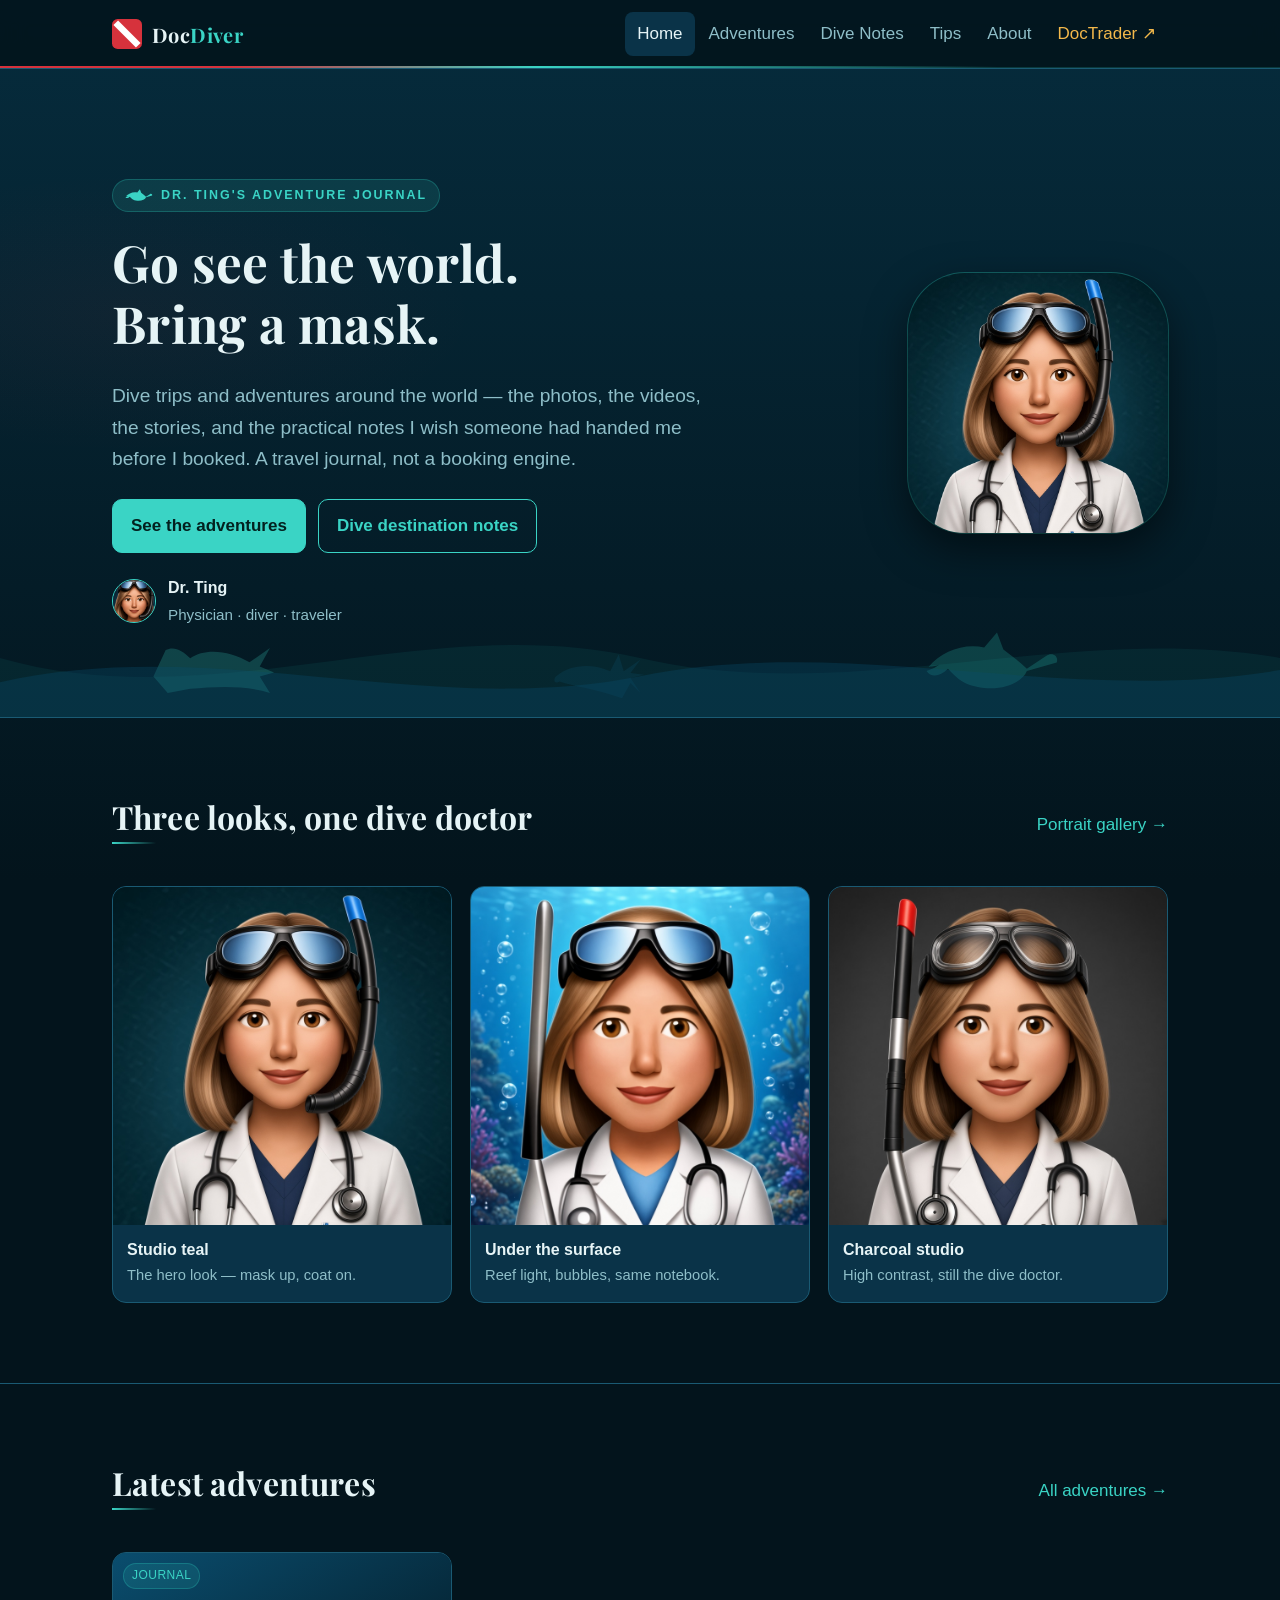
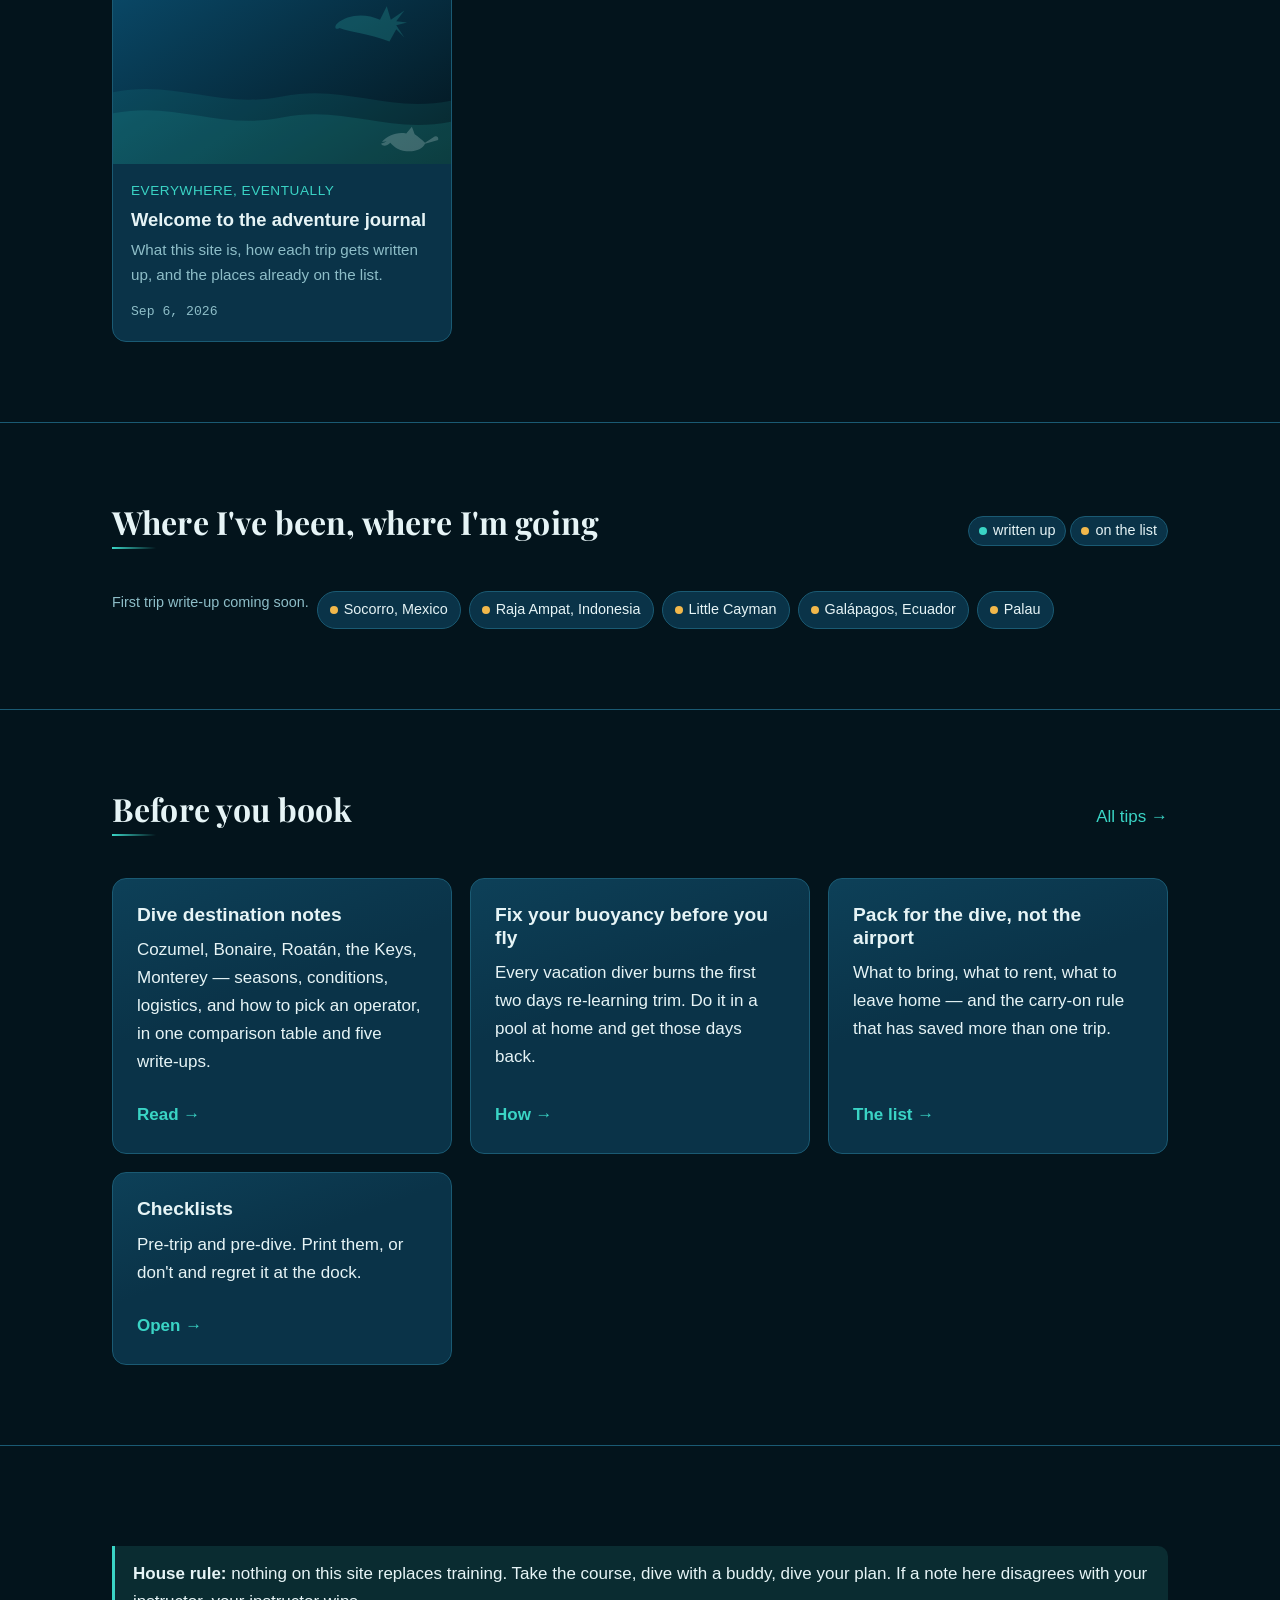
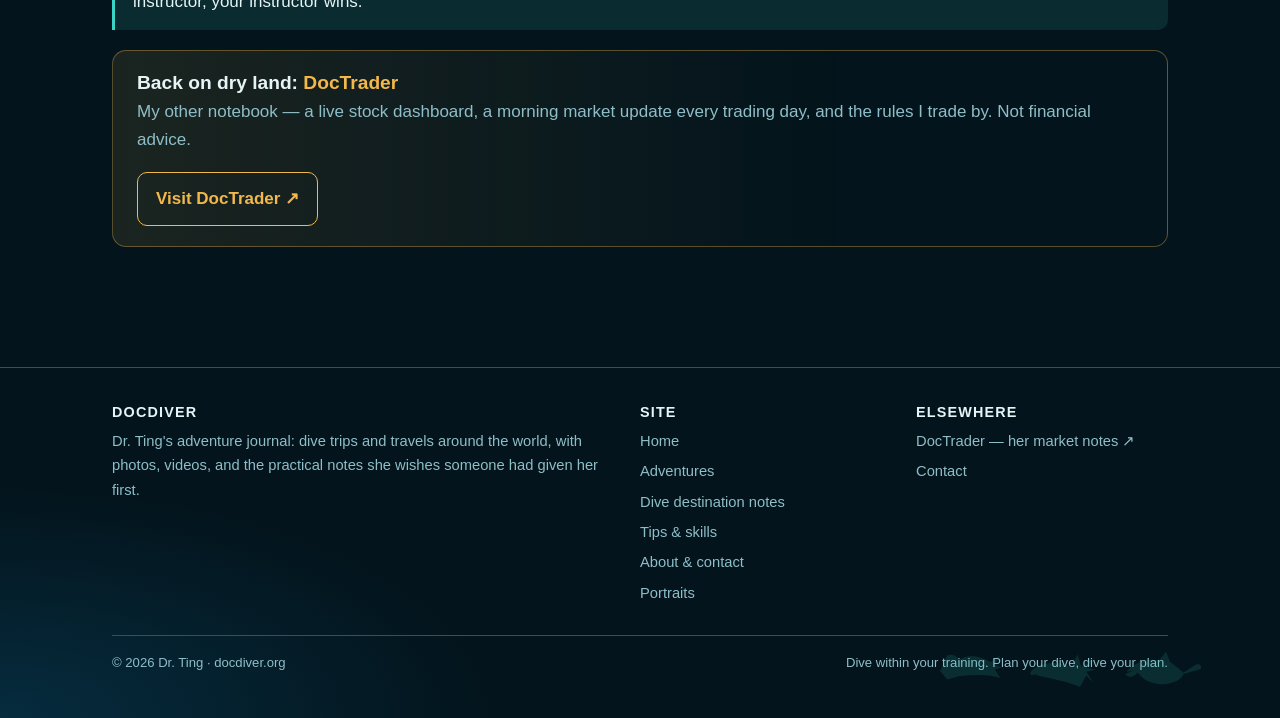
<file: index.html>
<!DOCTYPE html>
<html lang="en">
<head>
  <meta charset="utf-8">
  <meta name="viewport" content="width=device-width, initial-scale=1">
  <meta name="theme-color" content="#03141c">
  <meta name="color-scheme" content="dark">
  <title>DocDiver — Dr. Ting's adventures</title>
  <meta name="description" content="Dr. Ting's adventure journal: scuba trips and travels around the world, with photos, videos, stories, and practical dive notes.">
  <link rel="canonical" href="https://docdiver.org/">
  <meta property="og:title" content="DocDiver — Dr. Ting's adventures">
  <meta property="og:description" content="Dr. Ting's adventure journal: scuba trips and travels around the world, with photos, videos, stories, and practical dive notes.">
  <meta property="og:type" content="website">
  <meta property="og:image" content="https://docdiver.org/assets/img/avatar-square.jpg">
  <link rel="icon" href="data:image/svg+xml,%3Csvg xmlns='http://www.w3.org/2000/svg' viewBox='0 0 32 32'%3E%3Crect width='32' height='32' rx='6' fill='%23d6323c'/%3E%3Cpath d='M4 4 L28 28' stroke='%23fff' stroke-width='7'/%3E%3C/svg%3E">
  <link rel="preconnect" href="https://fonts.googleapis.com">
  <link rel="preconnect" href="https://fonts.gstatic.com" crossorigin>
  <link rel="stylesheet" href="style.css">
  <link rel="preload" as="image" href="assets/img/avatar.png">
</head>
<body data-root="">
<a class="skip" href="#main">Skip to content</a>
<header class="site-header">
  <div class="wrap nav">
    <a class="brand" href="index.html" aria-label="DocDiver home">
      <svg viewBox="0 0 32 32" aria-hidden="true"><rect width="32" height="32" rx="6" fill="#d6323c"/><path d="M4 4 L28 28" stroke="#fff" stroke-width="7"/></svg>
      <span>Doc<b>Diver</b></span>
    </a>
    <button class="nav-toggle" type="button" aria-expanded="false" aria-controls="nav-links" aria-label="Open menu"><span aria-hidden="true"></span><span aria-hidden="true"></span><span aria-hidden="true"></span></button>
    <ul class="nav-links" id="nav-links">
      <li><a href="index.html" aria-current="page">Home</a></li>
      <li><a href="adventures.html">Adventures</a></li>
      <li><a href="destinations.html">Dive Notes</a></li>
      <li><a href="tips.html">Tips</a></li>
      <li><a href="about.html">About</a></li>
      <li><a class="sister" href="https://doctrader.org/" rel="noopener noreferrer" title="Sister site: Dr. Ting's market notes">DocTrader ↗</a></li>
    </ul>
  </div>
</header>
<main id="main">

  <section class="hero">
    <div class="bubbles" aria-hidden="true"><i></i><i></i><i></i><i></i><i></i></div>
    <div class="wrap hero-row">
      <div>
        <span class="eyebrow"><svg class="motif" viewBox="0 0 128 64" aria-hidden="true"><path d="M4 38c12-14 32-22 52-18l12-14 6 16c8 6 16 12 22 18l18-12c6-4 12 0 10 6L96 42c-4 10-20 18-40 16S30 48 22 40c-8 8-16 8-20 2 6-2 10-4 12-6-4 2-8 2-10 2z"/></svg>Dr. Ting's adventure journal</span>
        <h1>Go see the world. Bring a mask.</h1>
        <p class="lede">Dive trips and adventures around the world — the photos, the videos, the stories, and the practical notes I wish someone had handed me before I booked. A travel journal, not a booking engine.</p>
        <div class="actions">
          <a class="btn" href="adventures.html">See the adventures</a>
          <a class="btn ghost" href="destinations.html">Dive destination notes</a>
        </div>
        <div class="byline" style="margin-top:22px">
          <img class="avatar sm" src="assets/img/avatar-face.png" alt="" width="44" height="44">
          <span><b>Dr. Ting</b>Physician · diver · traveler</span>
        </div>
      </div>
      <img class="avatar lg" src="assets/img/avatar.png" alt="Dr. Ting in a lab coat with a dive mask and snorkel on her head" width="260" height="260" fetchpriority="high">
    </div>
    <svg class="hero-life" viewBox="0 0 1440 90" preserveAspectRatio="xMidYMax meet" aria-hidden="true">
      <g class="mahi" transform="translate(168,28) scale(1.15)"><path d="M4 32 16 6c8-4 16 0 24 8 14-10 38-8 58 4l20-14-10 18 14 6-14 4 10 16c-26-8-54-6-78-4L18 48 4 32z"/></g>
      <g class="tuna" transform="translate(620,36) scale(0.95)"><path d="M6 30c16-14 42-16 64-6l10-20 6 20 20-14-12 16 16 2-16 4 12 18-12-12-10 18C52 44 26 42 10 36 4 40 2 34 6 30z"/></g>
      <g class="dolphin" transform="translate(1040,8) scale(1.2)"><path d="M4 38c12-14 32-22 52-18l12-14 6 16c8 6 16 12 22 18l18-12c6-4 12 0 10 6L96 42c-4 10-20 18-40 16S30 48 22 40c-8 8-16 8-20 2 6-2 10-4 12-6-4 2-8 2-10 2z"/></g>
    </svg>
    <svg class="waves" viewBox="0 0 1440 90" preserveAspectRatio="none" aria-hidden="true">
      <path d="M0,40 C240,90 480,0 720,40 C960,80 1200,10 1440,40 L1440,90 L0,90 Z" fill="rgba(46,200,184,0.08)"/>
      <path d="M0,60 C240,20 480,90 720,55 C960,20 1200,80 1440,50 L1440,90 L0,90 Z" fill="rgba(10,77,110,0.35)"/>
    </svg>
  </section>

  <section class="block" aria-labelledby="looks-heading">
    <div class="wrap">
      <div class="section-head">
        <h2 id="looks-heading">Three looks, one dive doctor</h2>
        <p><a href="avatars.html">Portrait gallery →</a></p>
      </div>
      <ul class="look-trio">
        <li>
          <a href="avatars.html#studio">
            <img src="assets/img/avatar-opt-1.png" alt="Studio teal portrait: lab coat, stethoscope, mask and snorkel" width="400" height="400" loading="lazy">
            <span class="cap"><strong>Studio teal</strong>The hero look — mask up, coat on.</span>
          </a>
        </li>
        <li>
          <a href="avatars.html#reef">
            <img src="assets/img/avatar-opt-2.png" alt="Underwater portrait of Dr. Ting against teal bokeh and bubbles" width="400" height="400" loading="lazy">
            <span class="cap"><strong>Under the surface</strong>Reef light, bubbles, same notebook.</span>
          </a>
        </li>
        <li>
          <a href="avatars.html#charcoal">
            <img src="assets/img/avatar-opt-3.png" alt="Charcoal studio portrait of Dr. Ting in a lab coat and dive mask" width="400" height="400" loading="lazy">
            <span class="cap"><strong>Charcoal studio</strong>High contrast, still the dive doctor.</span>
          </a>
        </li>
      </ul>
    </div>
  </section>

  <section class="block">
    <div class="wrap">
      <div class="section-head">
        <h2>Latest adventures</h2>
        <p><a href="adventures.html">All adventures →</a></p>
      </div>
      <div id="latest-adventures" class="adv-grid"></div>
    </div>
  </section>

  <section class="block">
    <div class="wrap">
      <div class="section-head">
        <h2>Where I've been, where I'm going</h2>
        <p class="small"><span class="pin" style="padding:2px 10px"><i></i> written up</span> <span class="pin soon" style="padding:2px 10px"><i></i> on the list</span></p>
      </div>
      <div id="pins" class="pin-list"></div>
    </div>
  </section>

  <section class="block">
    <div class="wrap">
      <div class="section-head">
        <h2>Before you book</h2>
        <p><a href="tips.html">All tips →</a></p>
      </div>
      <div class="grid">
        <article class="card">
          <h3>Dive destination notes</h3>
          <p>Cozumel, Bonaire, Roatán, the Keys, Monterey — seasons, conditions, logistics, and how to pick an operator, in one comparison table and five write-ups.</p>
          <a class="more" href="destinations.html">Read →</a>
        </article>
        <article class="card">
          <h3>Fix your buoyancy before you fly</h3>
          <p>Every vacation diver burns the first two days re-learning trim. Do it in a pool at home and get those days back.</p>
          <a class="more" href="tips.html#buoyancy">How →</a>
        </article>
        <article class="card">
          <h3>Pack for the dive, not the airport</h3>
          <p>What to bring, what to rent, what to leave home — and the carry-on rule that has saved more than one trip.</p>
          <a class="more" href="tips.html#packing">The list →</a>
        </article>
        <article class="card">
          <h3>Checklists</h3>
          <p>Pre-trip and pre-dive. Print them, or don't and regret it at the dock.</p>
          <a class="more" href="tips.html#checklist">Open →</a>
        </article>
      </div>
    </div>
  </section>

  <section class="block">
    <div class="wrap">
      <div class="callout">
        <p><strong>House rule:</strong> nothing on this site replaces training. Take the course, dive with a buddy, dive your plan. If a note here disagrees with your instructor, your instructor wins.</p>
      </div>
      <div class="sister-banner">
        <div>
          <h3>Back on dry land: <b>DocTrader</b></h3>
          <p>My other notebook — a live stock dashboard, a morning market update every trading day, and the rules I trade by. Not financial advice.</p>
        </div>
        <a class="btn gold" href="https://doctrader.org/" rel="noopener noreferrer">Visit DocTrader ↗</a>
      </div>
    </div>
  </section>

</main>
<footer class="site-footer">
  <div class="wrap">
    <div class="footer-grid">
      <div>
        <h4>DocDiver</h4>
        <p>Dr. Ting's adventure journal: dive trips and travels around the world, with photos, videos, and the practical notes she wishes someone had given her first.</p>
      </div>
      <div>
        <h4>Site</h4>
        <ul>
          <li><a href="index.html">Home</a></li>
          <li><a href="adventures.html">Adventures</a></li>
          <li><a href="destinations.html">Dive destination notes</a></li>
          <li><a href="tips.html">Tips &amp; skills</a></li>
          <li><a href="about.html">About &amp; contact</a></li>
          <li><a href="avatars.html">Portraits</a></li>
        </ul>
      </div>
      <div>
        <h4>Elsewhere</h4>
        <ul>
          <li><a href="https://doctrader.org/" rel="noopener noreferrer">DocTrader — her market notes ↗</a></li>
          <li><a href="about.html#contact">Contact</a></li>
        </ul>
      </div>
    </div>
    <div class="footer-bottom">
      <span>© <span id="year">2026</span> Dr. Ting · docdiver.org</span>
      <span>Dive within your training. Plan your dive, dive your plan.</span>
    </div>
  </div>
</footer>
<script src="data/adventures.js"></script>
<script src="assets/site.js"></script>
</body>
</html>
</file>
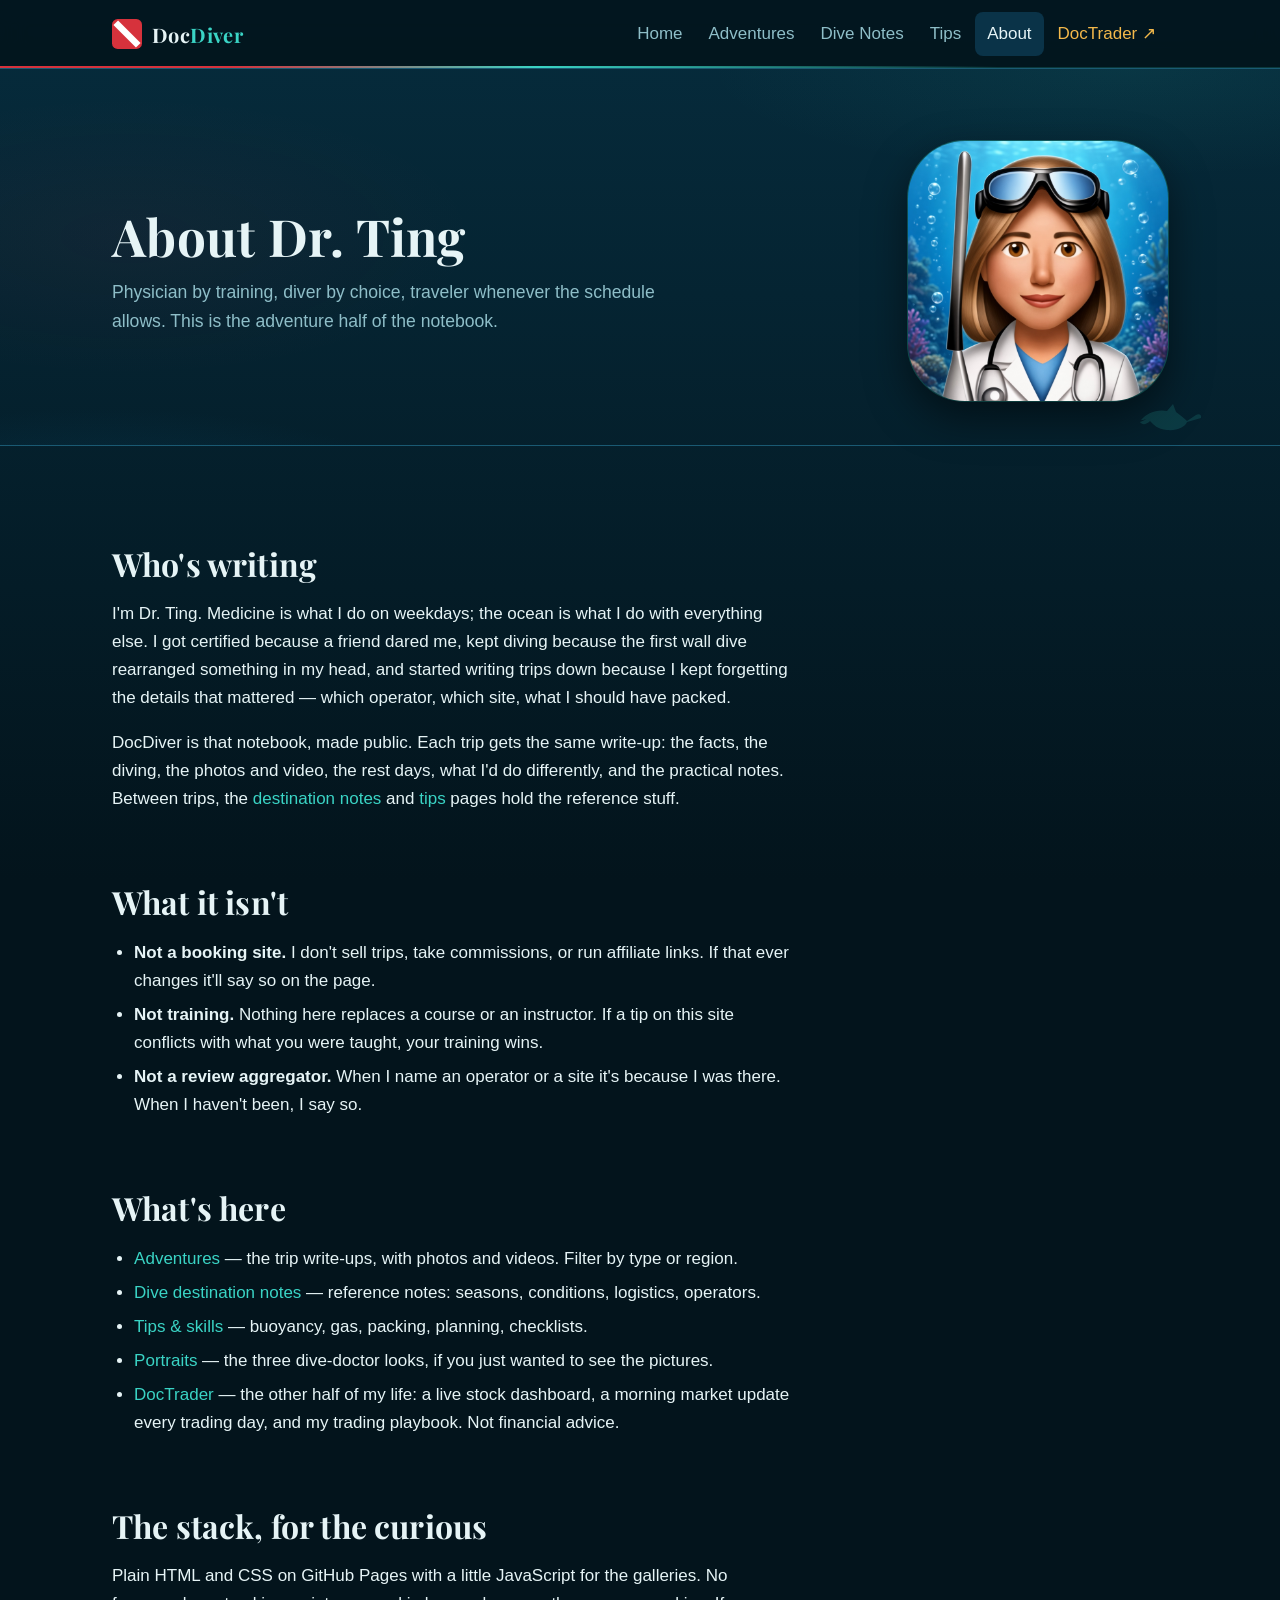
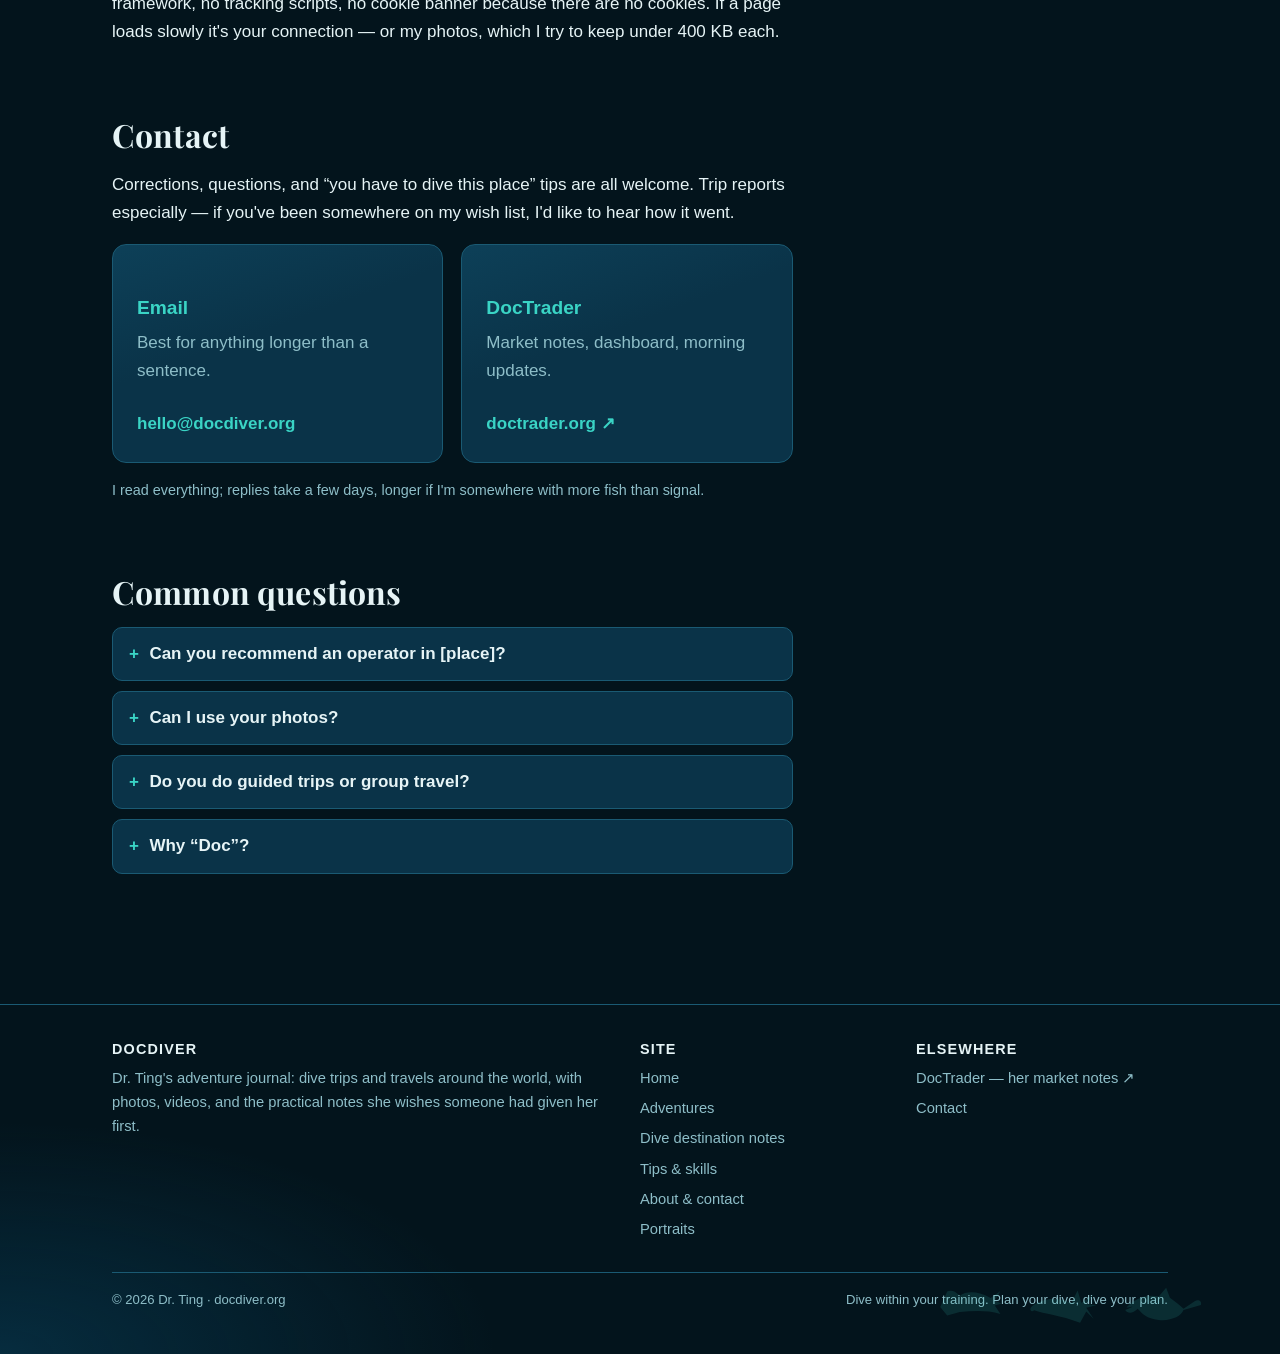
<file: about.html>
<!DOCTYPE html>
<html lang="en">
<head>
  <meta charset="utf-8">
  <meta name="viewport" content="width=device-width, initial-scale=1">
  <meta name="theme-color" content="#03141c">
  <meta name="color-scheme" content="dark">
  <title>About Dr. Ting — DocDiver</title>
  <meta name="description" content="Who Dr. Ting is, what DocDiver is for, and how to get in touch.">
  <link rel="canonical" href="https://docdiver.org/about.html">
  <meta property="og:title" content="About Dr. Ting — DocDiver">
  <meta property="og:description" content="Who Dr. Ting is, what DocDiver is for, and how to get in touch.">
  <meta property="og:type" content="website">
  <meta property="og:image" content="https://docdiver.org/assets/img/avatar-square.jpg">
  <link rel="icon" href="data:image/svg+xml,%3Csvg xmlns='http://www.w3.org/2000/svg' viewBox='0 0 32 32'%3E%3Crect width='32' height='32' rx='6' fill='%23d6323c'/%3E%3Cpath d='M4 4 L28 28' stroke='%23fff' stroke-width='7'/%3E%3C/svg%3E">
  <link rel="preconnect" href="https://fonts.googleapis.com">
  <link rel="preconnect" href="https://fonts.gstatic.com" crossorigin>
  <link rel="stylesheet" href="style.css">
</head>
<body data-root="">
<a class="skip" href="#main">Skip to content</a>
<header class="site-header">
  <div class="wrap nav">
    <a class="brand" href="index.html" aria-label="DocDiver home">
      <svg viewBox="0 0 32 32" aria-hidden="true"><rect width="32" height="32" rx="6" fill="#d6323c"/><path d="M4 4 L28 28" stroke="#fff" stroke-width="7"/></svg>
      <span>Doc<b>Diver</b></span>
    </a>
    <button class="nav-toggle" type="button" aria-expanded="false" aria-controls="nav-links" aria-label="Open menu"><span aria-hidden="true"></span><span aria-hidden="true"></span><span aria-hidden="true"></span></button>
    <ul class="nav-links" id="nav-links">
      <li><a href="index.html">Home</a></li>
      <li><a href="adventures.html">Adventures</a></li>
      <li><a href="destinations.html">Dive Notes</a></li>
      <li><a href="tips.html">Tips</a></li>
      <li><a href="about.html" aria-current="page">About</a></li>
      <li><a class="sister" href="https://doctrader.org/" rel="noopener noreferrer" title="Sister site: Dr. Ting's market notes">DocTrader ↗</a></li>
    </ul>
  </div>
</header>
<main id="main">
  <div class="page-head">
    <div class="wrap hero-row">
      <div>
        <h1>About Dr. Ting</h1>
        <p>Physician by training, diver by choice, traveler whenever the schedule allows. This is the adventure half of the notebook.</p>
      </div>
      <img class="avatar lg" src="assets/img/avatar-opt-2.png" alt="Dr. Ting in a lab coat with a dive mask, underwater light behind her" width="260" height="260">
    </div>
  </div>

  <section class="block">
    <div class="wrap">
      <div class="prose">
        <!-- Dr. Ting: personalize freely — certification level, number of dives, favorite place so far, how you got started. This is a starting draft. -->
        <h2 style="margin-top:0">Who's writing</h2>
        <p>I'm Dr. Ting. Medicine is what I do on weekdays; the ocean is what I do with everything else. I got certified because a friend dared me, kept diving because the first wall dive rearranged something in my head, and started writing trips down because I kept forgetting the details that mattered — which operator, which site, what I should have packed.</p>
        <p>DocDiver is that notebook, made public. Each trip gets the same write-up: the facts, the diving, the photos and video, the rest days, what I'd do differently, and the practical notes. Between trips, the <a href="destinations.html">destination notes</a> and <a href="tips.html">tips</a> pages hold the reference stuff.</p>

        <h2>What it isn't</h2>
        <ul>
          <li><strong>Not a booking site.</strong> I don't sell trips, take commissions, or run affiliate links. If that ever changes it'll say so on the page.</li>
          <li><strong>Not training.</strong> Nothing here replaces a course or an instructor. If a tip on this site conflicts with what you were taught, your training wins.</li>
          <li><strong>Not a review aggregator.</strong> When I name an operator or a site it's because I was there. When I haven't been, I say so.</li>
        </ul>

        <h2>What's here</h2>
        <ul>
          <li><a href="adventures.html">Adventures</a> — the trip write-ups, with photos and videos. Filter by type or region.</li>
          <li><a href="destinations.html">Dive destination notes</a> — reference notes: seasons, conditions, logistics, operators.</li>
          <li><a href="tips.html">Tips &amp; skills</a> — buoyancy, gas, packing, planning, checklists.</li>
          <li><a href="avatars.html">Portraits</a> — the three dive-doctor looks, if you just wanted to see the pictures.</li>
          <li><a href="https://doctrader.org/" rel="noopener noreferrer">DocTrader</a> — the other half of my life: a live stock dashboard, a morning market update every trading day, and my trading playbook. Not financial advice.</li>
        </ul>

        <h2>The stack, for the curious</h2>
        <p>Plain HTML and CSS on GitHub Pages with a little JavaScript for the galleries. No framework, no tracking scripts, no cookie banner because there are no cookies. If a page loads slowly it's your connection — or my photos, which I try to keep under 400 KB each.</p>

        <h2 id="contact">Contact</h2>
        <p>Corrections, questions, and “you have to dive this place” tips are all welcome. Trip reports especially — if you've been somewhere on my wish list, I'd like to hear how it went.</p>
        <div class="contact-grid">
          <div class="card">
            <h3>Email</h3>
            <p class="muted">Best for anything longer than a sentence.</p>
            <a href="mailto:hello@docdiver.org">hello@docdiver.org</a>
          </div>
          <div class="card">
            <h3>DocTrader</h3>
            <p class="muted">Market notes, dashboard, morning updates.</p>
            <a href="https://doctrader.org/" rel="noopener noreferrer">doctrader.org ↗</a>
          </div>
        </div>
        <p class="small muted" style="margin-top:16px">I read everything; replies take a few days, longer if I'm somewhere with more fish than signal.</p>

        <h2>Common questions</h2>
        <details>
          <summary>Can you recommend an operator in [place]?</summary>
          <div class="body"><p>If it's a place with a write-up under <a href="adventures.html">Adventures</a> or notes under <a href="destinations.html">Dive Notes</a>, it says who I dove with and why. If it isn't, I'll tell you I don't know rather than guess — but the <a href="tips.html#operators">questions to ask an operator</a> work anywhere.</p></div>
        </details>
        <details>
          <summary>Can I use your photos?</summary>
          <div class="body"><p>Ask first. For personal, non-commercial use with a credit and a link back, the answer is usually yes.</p></div>
        </details>
        <details>
          <summary>Do you do guided trips or group travel?</summary>
          <div class="body"><p>Not currently. If that ever changes it'll be announced on the home page, and it'll be small.</p></div>
        </details>
        <details>
          <summary>Why “Doc”?</summary>
          <div class="body"><p>Because I am one. It stuck on a dive boat before it stuck on a domain name.</p></div>
        </details>
      </div>
    </div>
  </section>
</main>
<footer class="site-footer">
  <div class="wrap">
    <div class="footer-grid">
      <div>
        <h4>DocDiver</h4>
        <p>Dr. Ting's adventure journal: dive trips and travels around the world, with photos, videos, and the practical notes she wishes someone had given her first.</p>
      </div>
      <div>
        <h4>Site</h4>
        <ul>
          <li><a href="index.html">Home</a></li>
          <li><a href="adventures.html">Adventures</a></li>
          <li><a href="destinations.html">Dive destination notes</a></li>
          <li><a href="tips.html">Tips &amp; skills</a></li>
          <li><a href="about.html">About &amp; contact</a></li>
          <li><a href="avatars.html">Portraits</a></li>
        </ul>
      </div>
      <div>
        <h4>Elsewhere</h4>
        <ul>
          <li><a href="https://doctrader.org/" rel="noopener noreferrer">DocTrader — her market notes ↗</a></li>
          <li><a href="about.html#contact">Contact</a></li>
        </ul>
      </div>
    </div>
    <div class="footer-bottom">
      <span>© <span id="year">2026</span> Dr. Ting · docdiver.org</span>
      <span>Dive within your training. Plan your dive, dive your plan.</span>
    </div>
  </div>
</footer>
<script src="data/adventures.js"></script>
<script src="assets/site.js"></script>
</body>
</html>
</file>
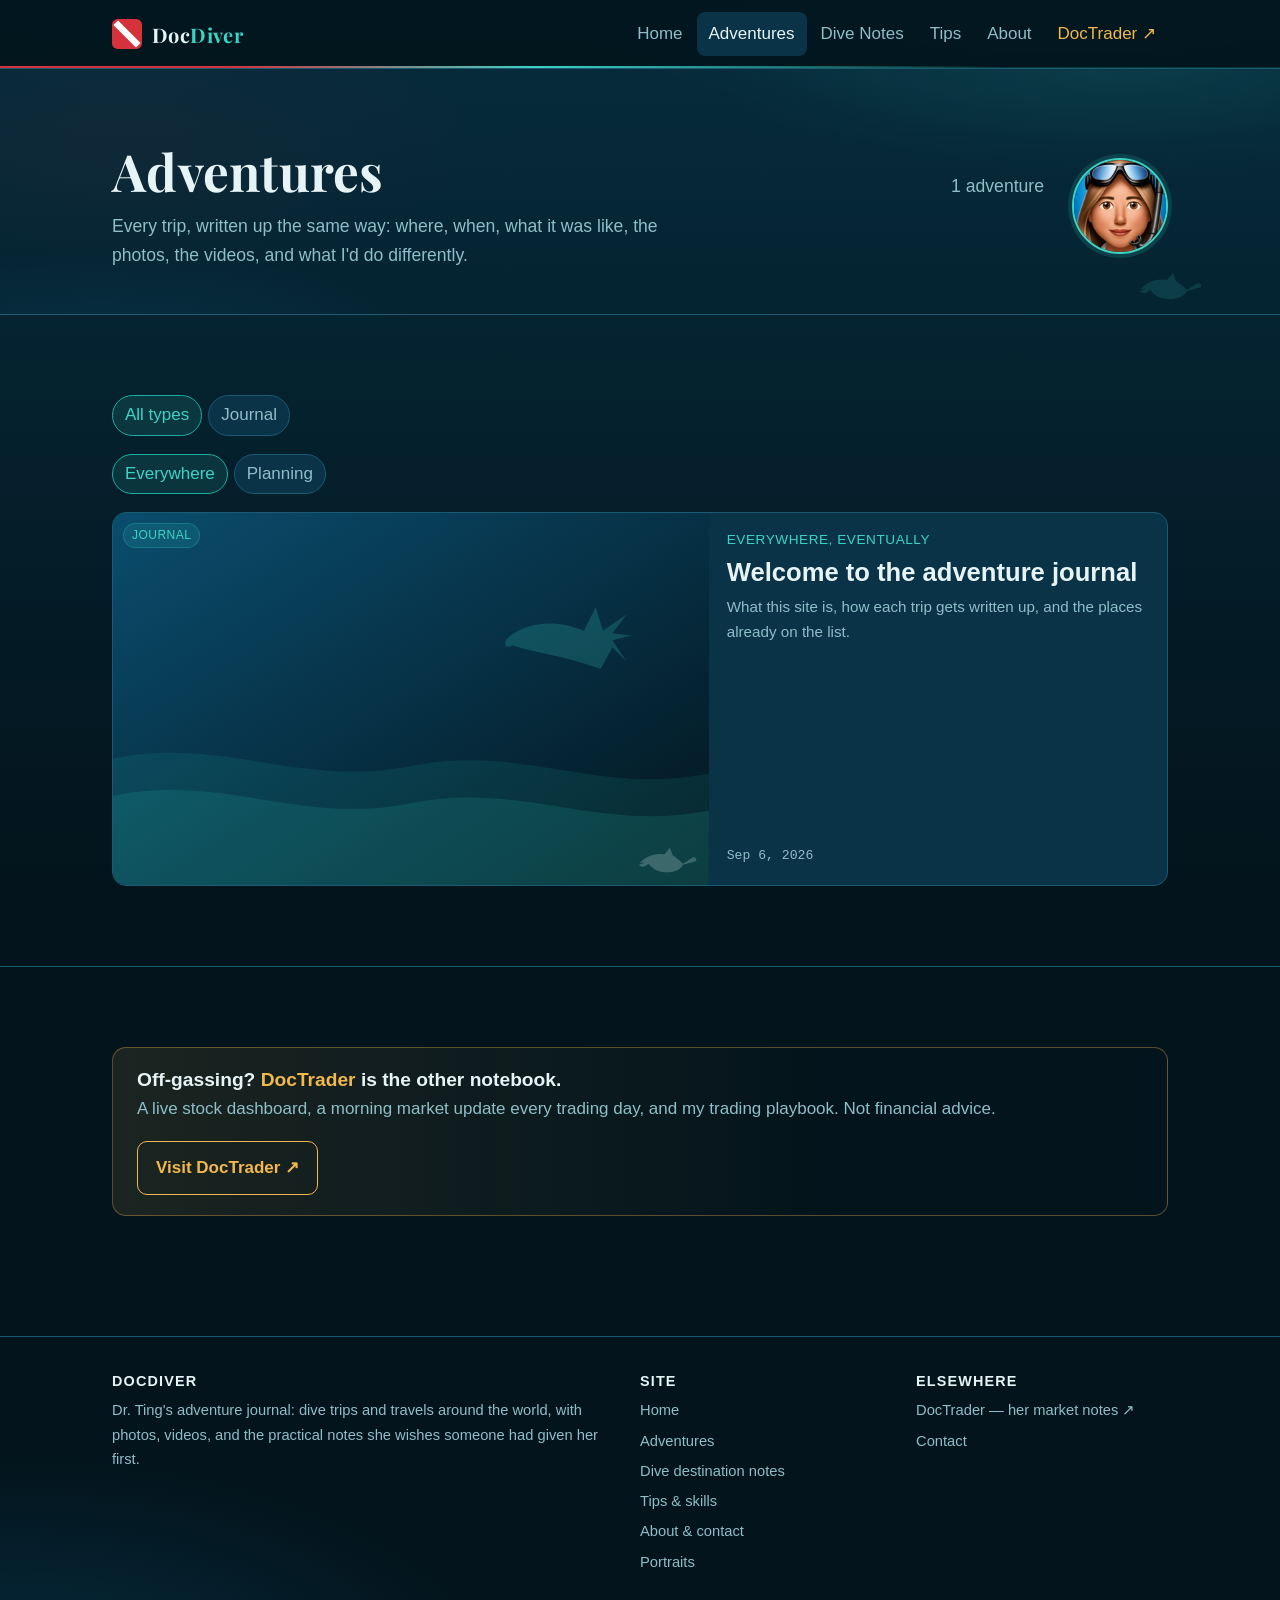
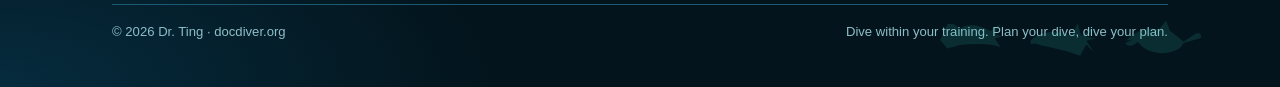
<file: adventures.html>
<!DOCTYPE html>
<html lang="en">
<head>
  <meta charset="utf-8">
  <meta name="viewport" content="width=device-width, initial-scale=1">
  <meta name="theme-color" content="#03141c">
  <meta name="color-scheme" content="dark">
  <title>Adventures — DocDiver</title>
  <meta name="description" content="Every trip Dr. Ting has written up: dives, treks, cities, road trips — with photos and videos.">
  <link rel="canonical" href="https://docdiver.org/adventures.html">
  <meta property="og:title" content="Adventures — DocDiver">
  <meta property="og:description" content="Every trip Dr. Ting has written up: dives, treks, cities, road trips — with photos and videos.">
  <meta property="og:type" content="website">
  <meta property="og:image" content="https://docdiver.org/assets/img/avatar-square.jpg">
  <link rel="icon" href="data:image/svg+xml,%3Csvg xmlns='http://www.w3.org/2000/svg' viewBox='0 0 32 32'%3E%3Crect width='32' height='32' rx='6' fill='%23d6323c'/%3E%3Cpath d='M4 4 L28 28' stroke='%23fff' stroke-width='7'/%3E%3C/svg%3E">
  <link rel="preconnect" href="https://fonts.googleapis.com">
  <link rel="preconnect" href="https://fonts.gstatic.com" crossorigin>
  <link rel="stylesheet" href="style.css">
</head>
<body data-root="">
<a class="skip" href="#main">Skip to content</a>
<header class="site-header">
  <div class="wrap nav">
    <a class="brand" href="index.html" aria-label="DocDiver home">
      <svg viewBox="0 0 32 32" aria-hidden="true"><rect width="32" height="32" rx="6" fill="#d6323c"/><path d="M4 4 L28 28" stroke="#fff" stroke-width="7"/></svg>
      <span>Doc<b>Diver</b></span>
    </a>
    <button class="nav-toggle" type="button" aria-expanded="false" aria-controls="nav-links" aria-label="Open menu"><span aria-hidden="true"></span><span aria-hidden="true"></span><span aria-hidden="true"></span></button>
    <ul class="nav-links" id="nav-links">
      <li><a href="index.html">Home</a></li>
      <li><a href="adventures.html" aria-current="page">Adventures</a></li>
      <li><a href="destinations.html">Dive Notes</a></li>
      <li><a href="tips.html">Tips</a></li>
      <li><a href="about.html">About</a></li>
      <li><a class="sister" href="https://doctrader.org/" rel="noopener noreferrer" title="Sister site: Dr. Ting's market notes">DocTrader ↗</a></li>
    </ul>
  </div>
</header>
<main id="main">
  <div class="page-head">
    <div class="wrap page-head-row">
      <div>
        <div class="section-head" style="margin-bottom:0">
          <div>
            <h1>Adventures</h1>
            <p>Every trip, written up the same way: where, when, what it was like, the photos, the videos, and what I'd do differently.</p>
          </div>
          <p class="small muted" id="adv-count"></p>
        </div>
      </div>
      <img class="avatar md" src="assets/img/avatar-opt-2-face.png" alt="" width="96" height="96">
    </div>
  </div>

  <section class="block">
    <div class="wrap">
      <div class="filters" id="filter-type" role="group" aria-label="Filter by type"></div>
      <div class="filters" id="filter-region" role="group" aria-label="Filter by region"></div>
      <div id="adventure-grid" class="adv-grid"></div>
    </div>
  </section>

  <section class="block">
    <div class="wrap">
      <div class="sister-banner">
        <div>
          <h3>Off-gassing? <b>DocTrader</b> is the other notebook.</h3>
          <p>A live stock dashboard, a morning market update every trading day, and my trading playbook. Not financial advice.</p>
        </div>
        <a class="btn gold" href="https://doctrader.org/" rel="noopener noreferrer">Visit DocTrader ↗</a>
      </div>
    </div>
  </section>
</main>
<footer class="site-footer">
  <div class="wrap">
    <div class="footer-grid">
      <div>
        <h4>DocDiver</h4>
        <p>Dr. Ting's adventure journal: dive trips and travels around the world, with photos, videos, and the practical notes she wishes someone had given her first.</p>
      </div>
      <div>
        <h4>Site</h4>
        <ul>
          <li><a href="index.html">Home</a></li>
          <li><a href="adventures.html">Adventures</a></li>
          <li><a href="destinations.html">Dive destination notes</a></li>
          <li><a href="tips.html">Tips &amp; skills</a></li>
          <li><a href="about.html">About &amp; contact</a></li>
          <li><a href="avatars.html">Portraits</a></li>
        </ul>
      </div>
      <div>
        <h4>Elsewhere</h4>
        <ul>
          <li><a href="https://doctrader.org/" rel="noopener noreferrer">DocTrader — her market notes ↗</a></li>
          <li><a href="about.html#contact">Contact</a></li>
        </ul>
      </div>
    </div>
    <div class="footer-bottom">
      <span>© <span id="year">2026</span> Dr. Ting · docdiver.org</span>
      <span>Dive within your training. Plan your dive, dive your plan.</span>
    </div>
  </div>
</footer>
<script src="data/adventures.js"></script>
<script src="assets/site.js"></script>
</body>
</html>
</file>
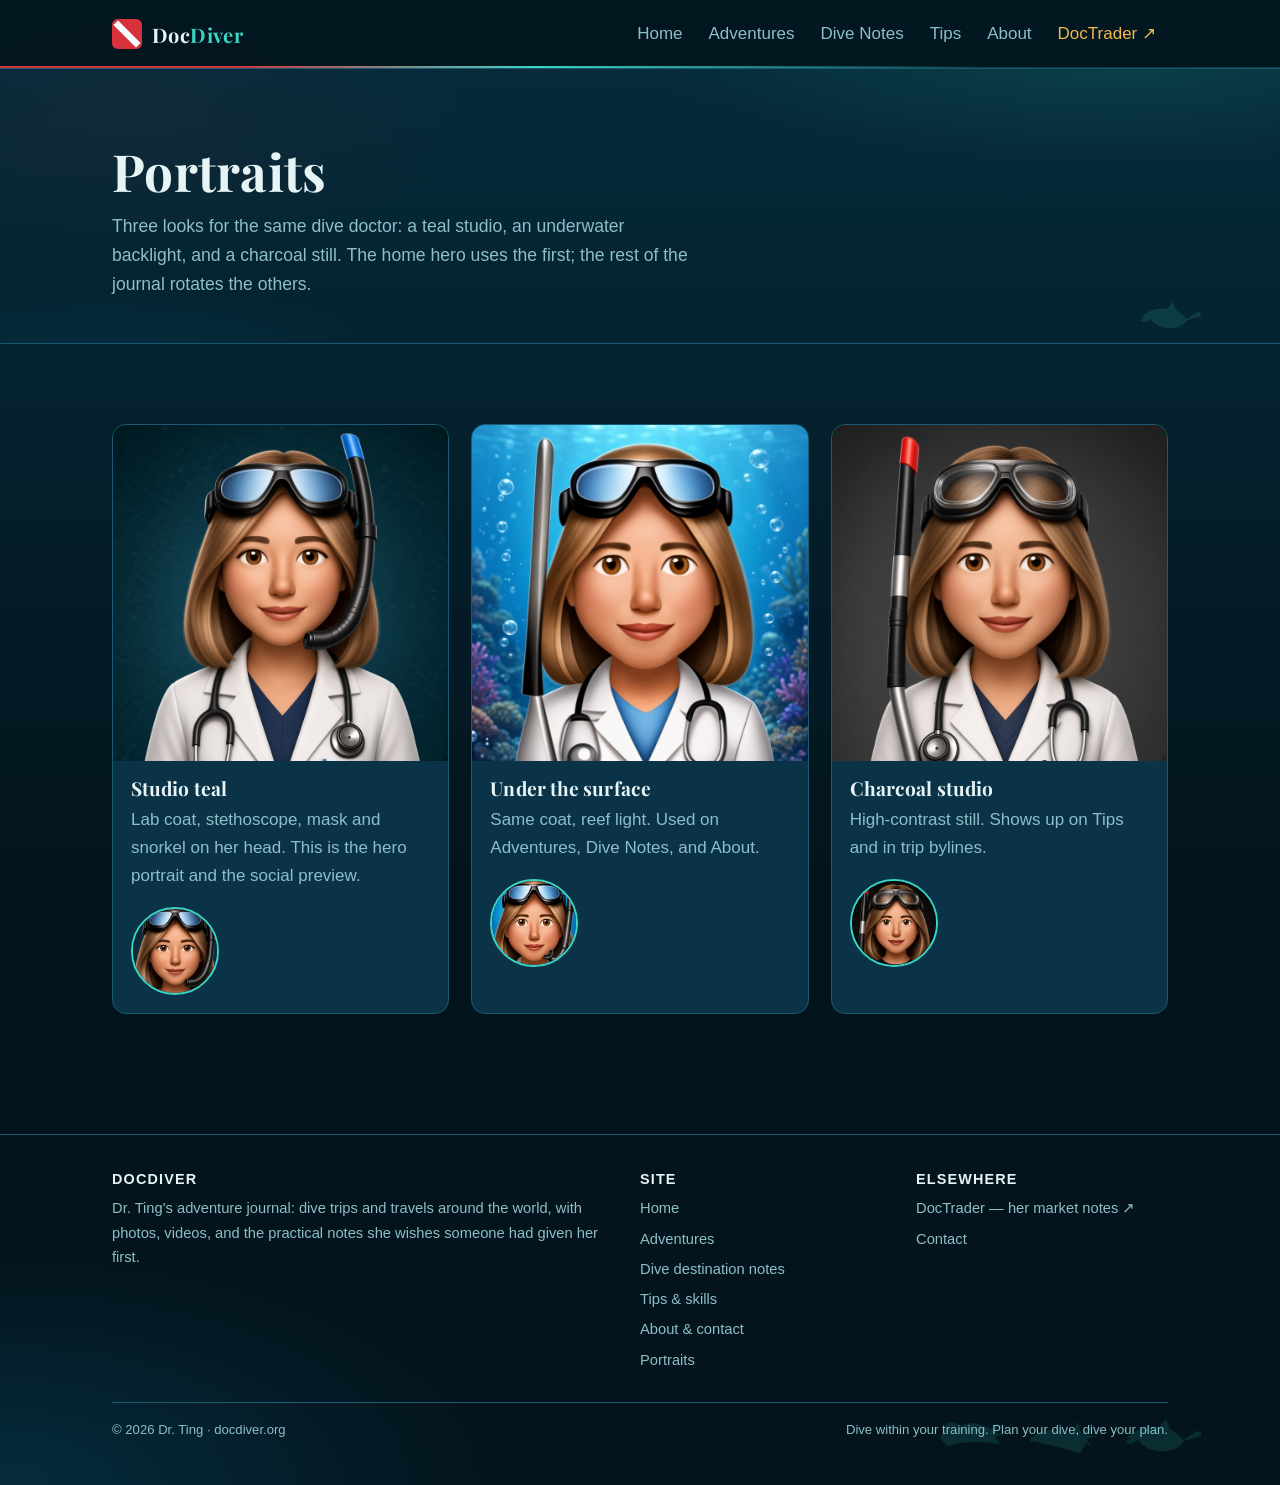
<file: avatars.html>
<!DOCTYPE html>
<html lang="en">
<head>
  <meta charset="utf-8">
  <meta name="viewport" content="width=device-width, initial-scale=1">
  <meta name="theme-color" content="#03141c">
  <meta name="color-scheme" content="dark">
  <title>Portraits — DocDiver</title>
  <meta name="description" content="The three DocDiver looks: studio teal, underwater, and charcoal — full portraits and face crops of Dr. Ting.">
  <link rel="canonical" href="https://docdiver.org/avatars.html">
  <meta property="og:title" content="Portraits — DocDiver">
  <meta property="og:description" content="The three DocDiver looks: studio teal, underwater, and charcoal.">
  <meta property="og:type" content="website">
  <meta property="og:image" content="https://docdiver.org/assets/img/avatar-square.jpg">
  <link rel="icon" href="data:image/svg+xml,%3Csvg xmlns='http://www.w3.org/2000/svg' viewBox='0 0 32 32'%3E%3Crect width='32' height='32' rx='6' fill='%23d6323c'/%3E%3Cpath d='M4 4 L28 28' stroke='%23fff' stroke-width='7'/%3E%3C/svg%3E">
  <link rel="preconnect" href="https://fonts.googleapis.com">
  <link rel="preconnect" href="https://fonts.gstatic.com" crossorigin>
  <link rel="stylesheet" href="style.css">
</head>
<body data-root="">
<a class="skip" href="#main">Skip to content</a>
<header class="site-header">
  <div class="wrap nav">
    <a class="brand" href="index.html" aria-label="DocDiver home">
      <svg viewBox="0 0 32 32" aria-hidden="true"><rect width="32" height="32" rx="6" fill="#d6323c"/><path d="M4 4 L28 28" stroke="#fff" stroke-width="7"/></svg>
      <span>Doc<b>Diver</b></span>
    </a>
    <button class="nav-toggle" type="button" aria-expanded="false" aria-controls="nav-links" aria-label="Open menu"><span aria-hidden="true"></span><span aria-hidden="true"></span><span aria-hidden="true"></span></button>
    <ul class="nav-links" id="nav-links">
      <li><a href="index.html">Home</a></li>
      <li><a href="adventures.html">Adventures</a></li>
      <li><a href="destinations.html">Dive Notes</a></li>
      <li><a href="tips.html">Tips</a></li>
      <li><a href="about.html">About</a></li>
      <li><a class="sister" href="https://doctrader.org/" rel="noopener noreferrer" title="Sister site: Dr. Ting's market notes">DocTrader ↗</a></li>
    </ul>
  </div>
</header>
<main id="main">
  <div class="page-head">
    <div class="wrap">
      <h1>Portraits</h1>
      <p>Three looks for the same dive doctor: a teal studio, an underwater backlight, and a charcoal still. The home hero uses the first; the rest of the journal rotates the others.</p>
    </div>
  </div>

  <section class="block">
    <div class="wrap">
      <div class="portrait-grid">
        <article class="portrait-card" id="studio">
          <img src="assets/img/avatar-opt-1.png" alt="Studio teal portrait of Dr. Ting in a lab coat with a dive mask and snorkel" width="800" height="800">
          <div class="body">
            <h2>Studio teal</h2>
            <p class="muted">Lab coat, stethoscope, mask and snorkel on her head. This is the hero portrait and the social preview.</p>
            <div class="faces-row">
              <img src="assets/img/avatar-opt-1-face.png" alt="Face crop of the studio teal portrait" width="88" height="88">
            </div>
          </div>
        </article>
        <article class="portrait-card" id="reef">
          <img src="assets/img/avatar-opt-2.png" alt="Underwater portrait of Dr. Ting against teal bokeh and bubbles" width="800" height="800">
          <div class="body">
            <h2>Under the surface</h2>
            <p class="muted">Same coat, reef light. Used on Adventures, Dive Notes, and About.</p>
            <div class="faces-row">
              <img src="assets/img/avatar-opt-2-face.png" alt="Face crop of the underwater portrait" width="88" height="88">
            </div>
          </div>
        </article>
        <article class="portrait-card" id="charcoal">
          <img src="assets/img/avatar-opt-3.png" alt="Charcoal studio portrait of Dr. Ting in a lab coat and dive mask" width="800" height="800">
          <div class="body">
            <h2>Charcoal studio</h2>
            <p class="muted">High-contrast still. Shows up on Tips and in trip bylines.</p>
            <div class="faces-row">
              <img src="assets/img/avatar-opt-3-face.png" alt="Face crop of the charcoal portrait" width="88" height="88">
            </div>
          </div>
        </article>
      </div>
    </div>
  </section>
</main>
<footer class="site-footer">
  <div class="wrap">
    <div class="footer-grid">
      <div>
        <h4>DocDiver</h4>
        <p>Dr. Ting's adventure journal: dive trips and travels around the world, with photos, videos, and the practical notes she wishes someone had given her first.</p>
      </div>
      <div>
        <h4>Site</h4>
        <ul>
          <li><a href="index.html">Home</a></li>
          <li><a href="adventures.html">Adventures</a></li>
          <li><a href="destinations.html">Dive destination notes</a></li>
          <li><a href="tips.html">Tips &amp; skills</a></li>
          <li><a href="about.html">About &amp; contact</a></li>
          <li><a href="avatars.html" aria-current="page">Portraits</a></li>
        </ul>
      </div>
      <div>
        <h4>Elsewhere</h4>
        <ul>
          <li><a href="https://doctrader.org/" rel="noopener noreferrer">DocTrader — her market notes ↗</a></li>
          <li><a href="about.html#contact">Contact</a></li>
        </ul>
      </div>
    </div>
    <div class="footer-bottom">
      <span>© <span id="year">2026</span> Dr. Ting · docdiver.org</span>
      <span>Dive within your training. Plan your dive, dive your plan.</span>
    </div>
  </div>
</footer>
<script src="data/adventures.js"></script>
<script src="assets/site.js"></script>
</body>
</html>
</file>
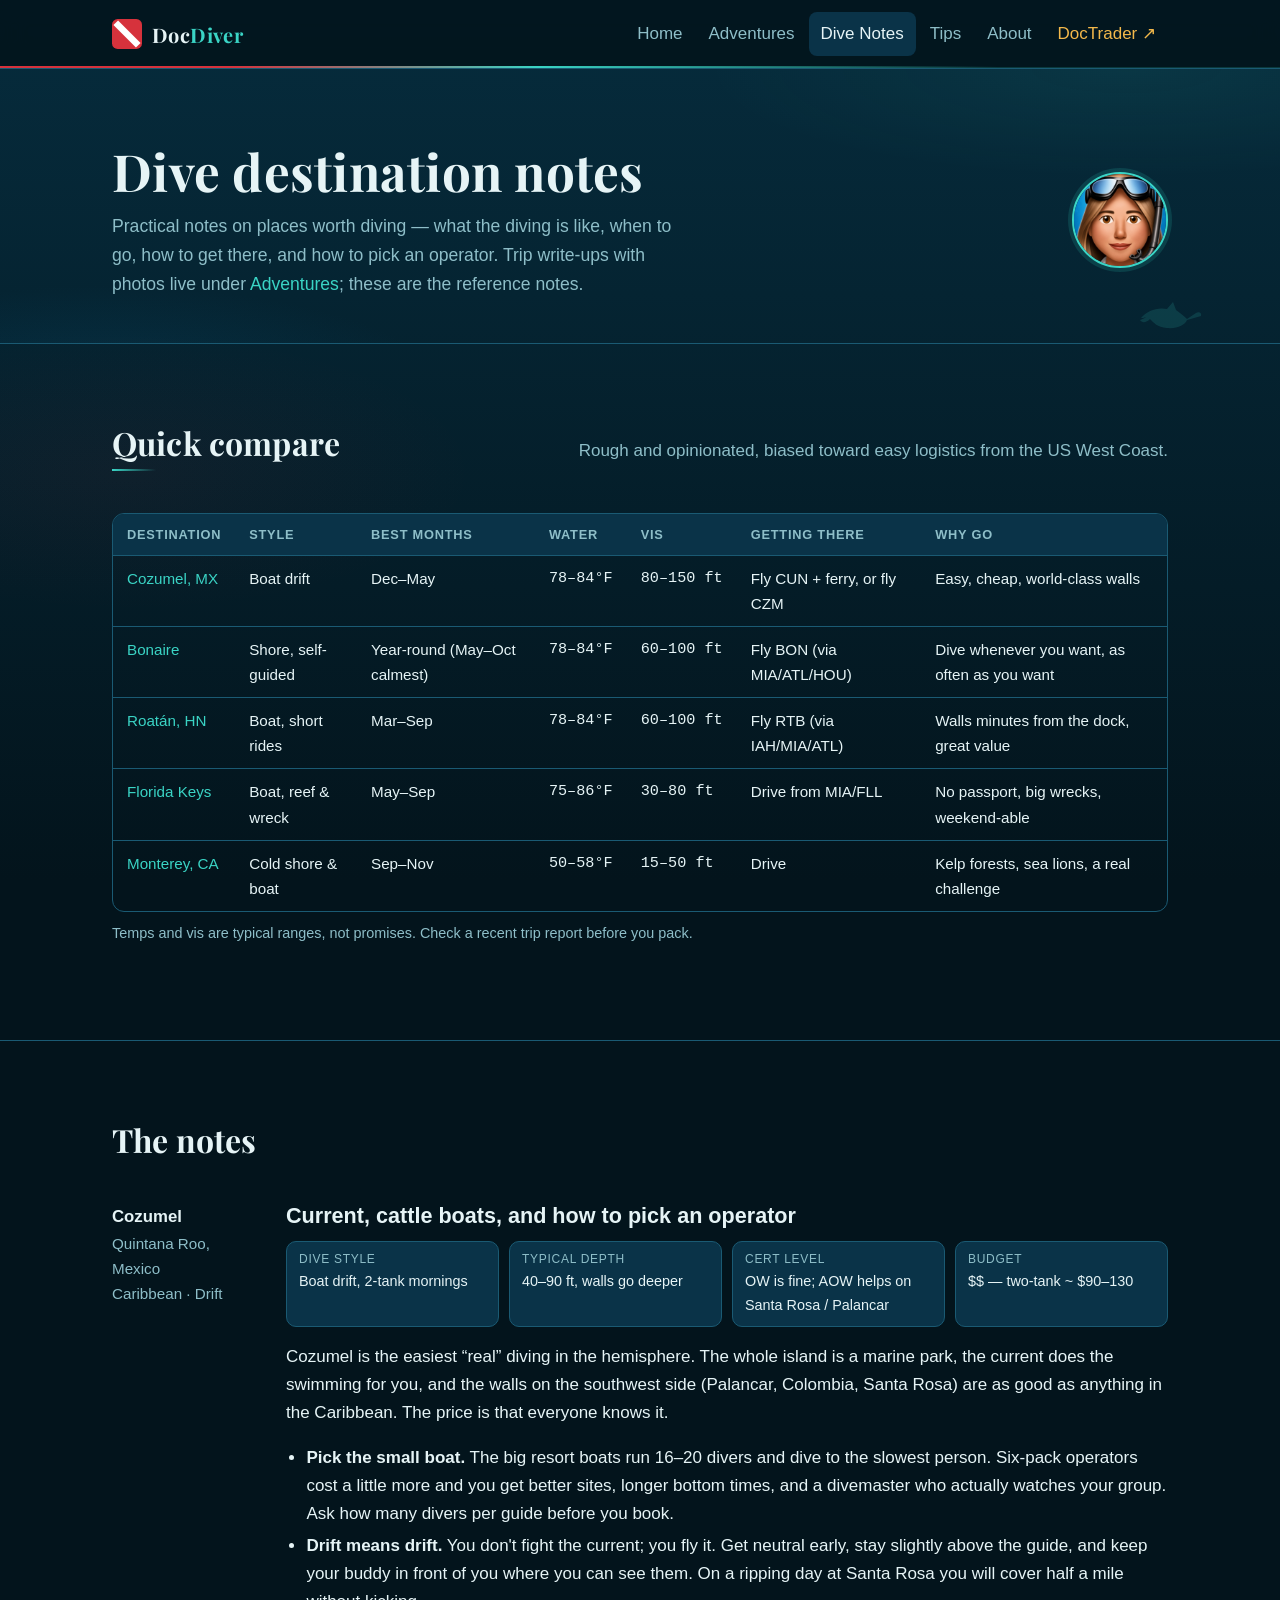
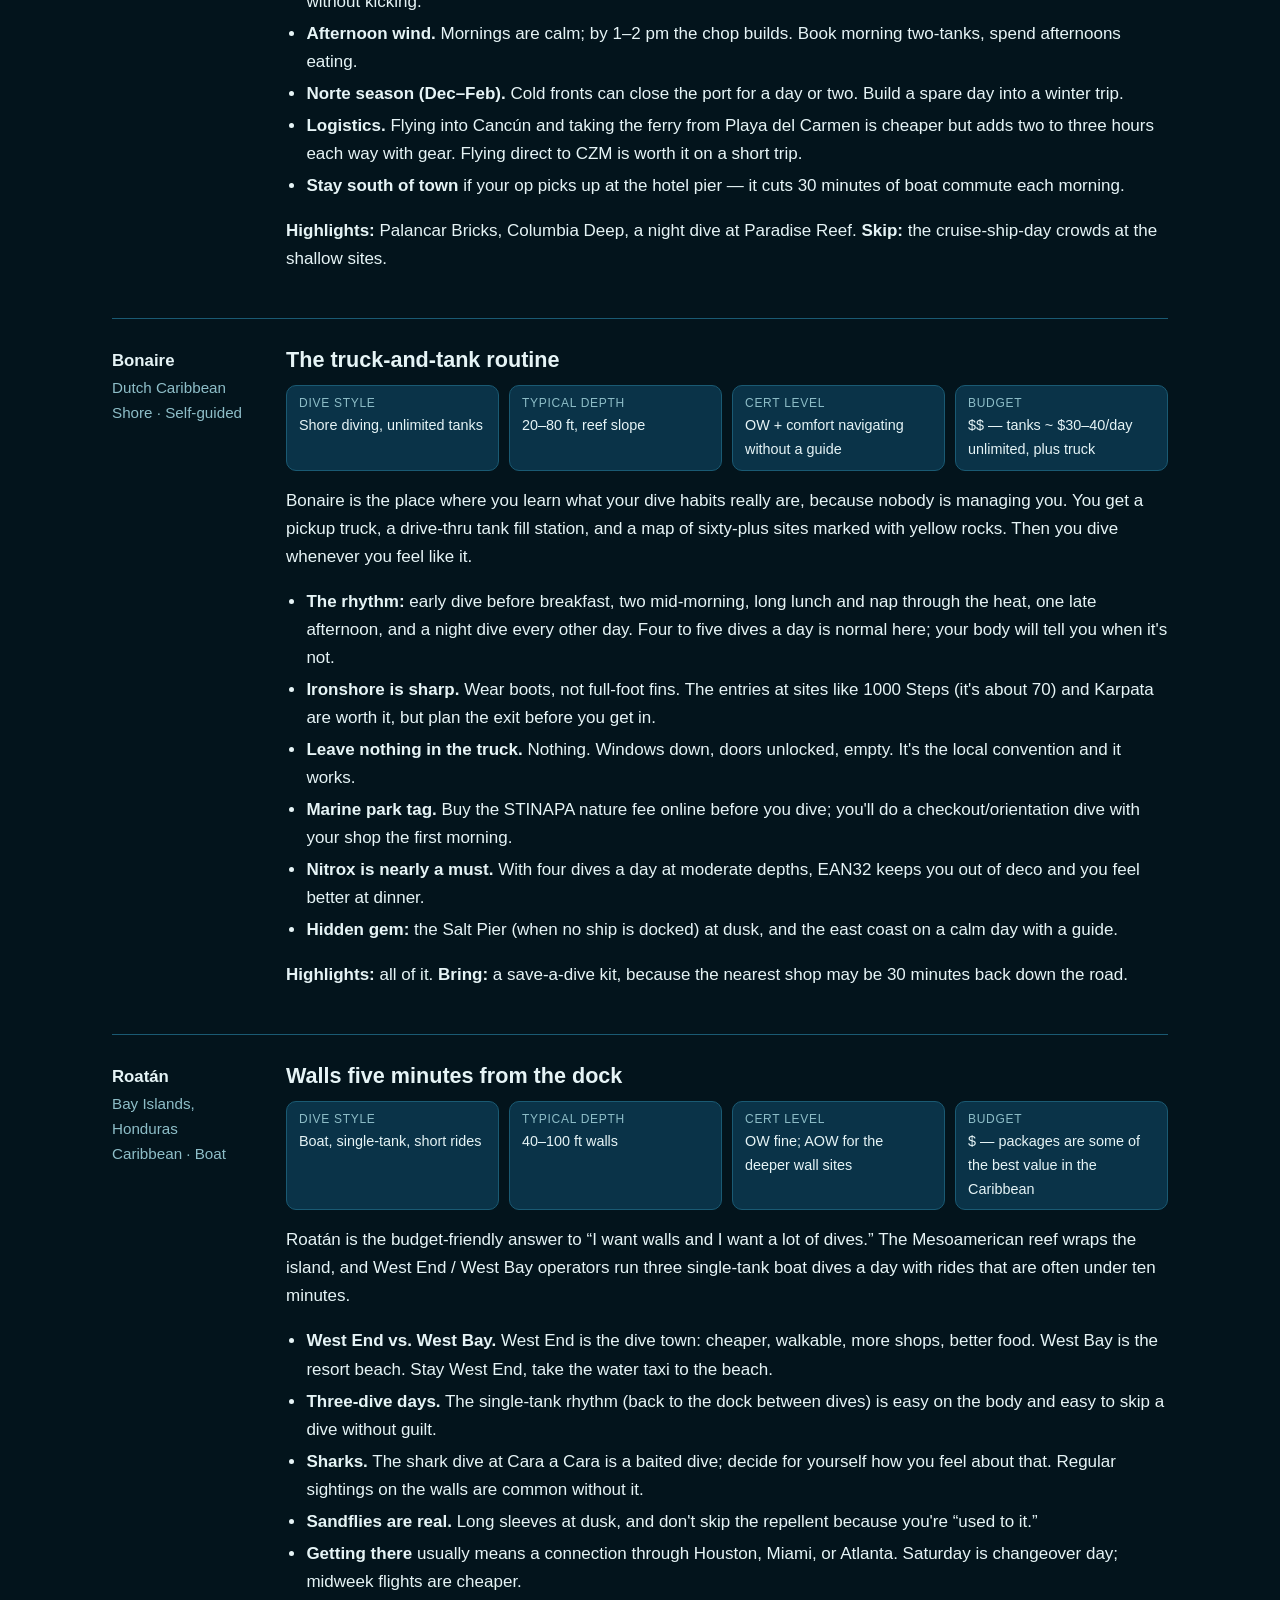
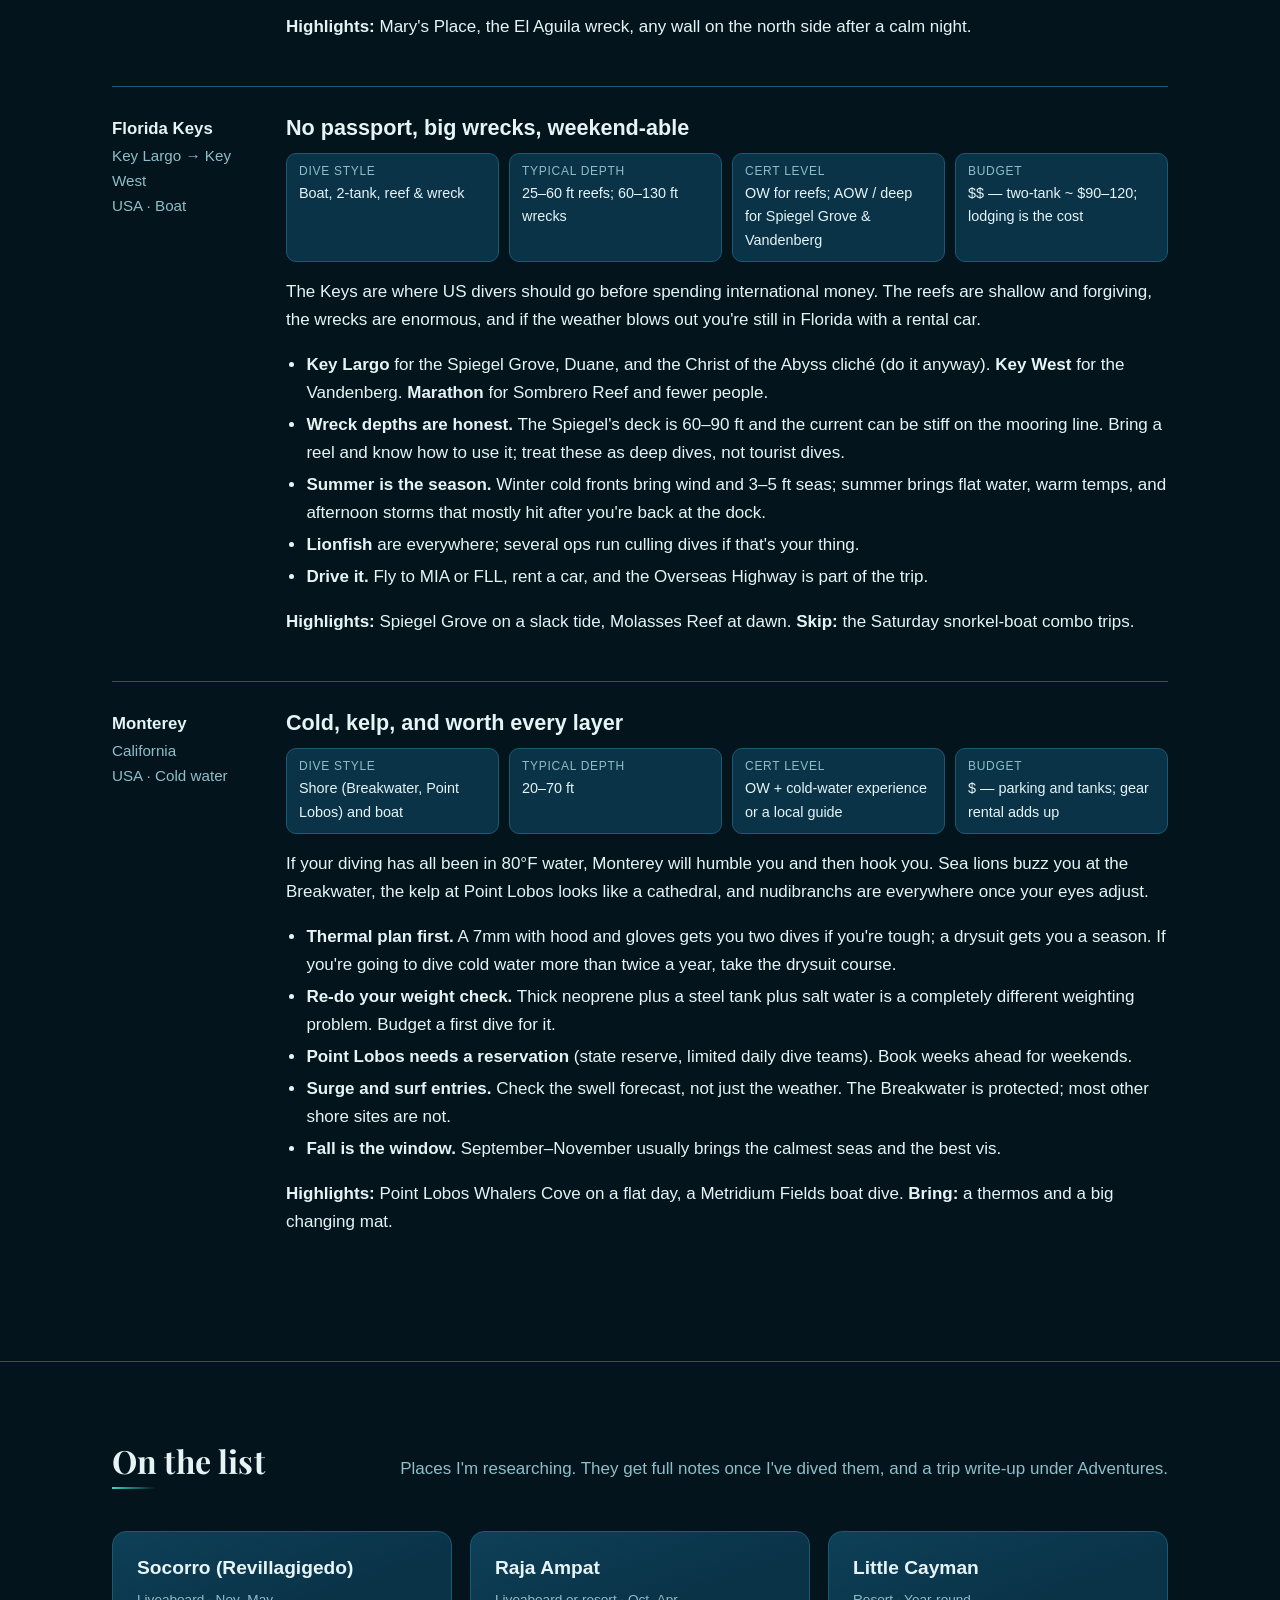
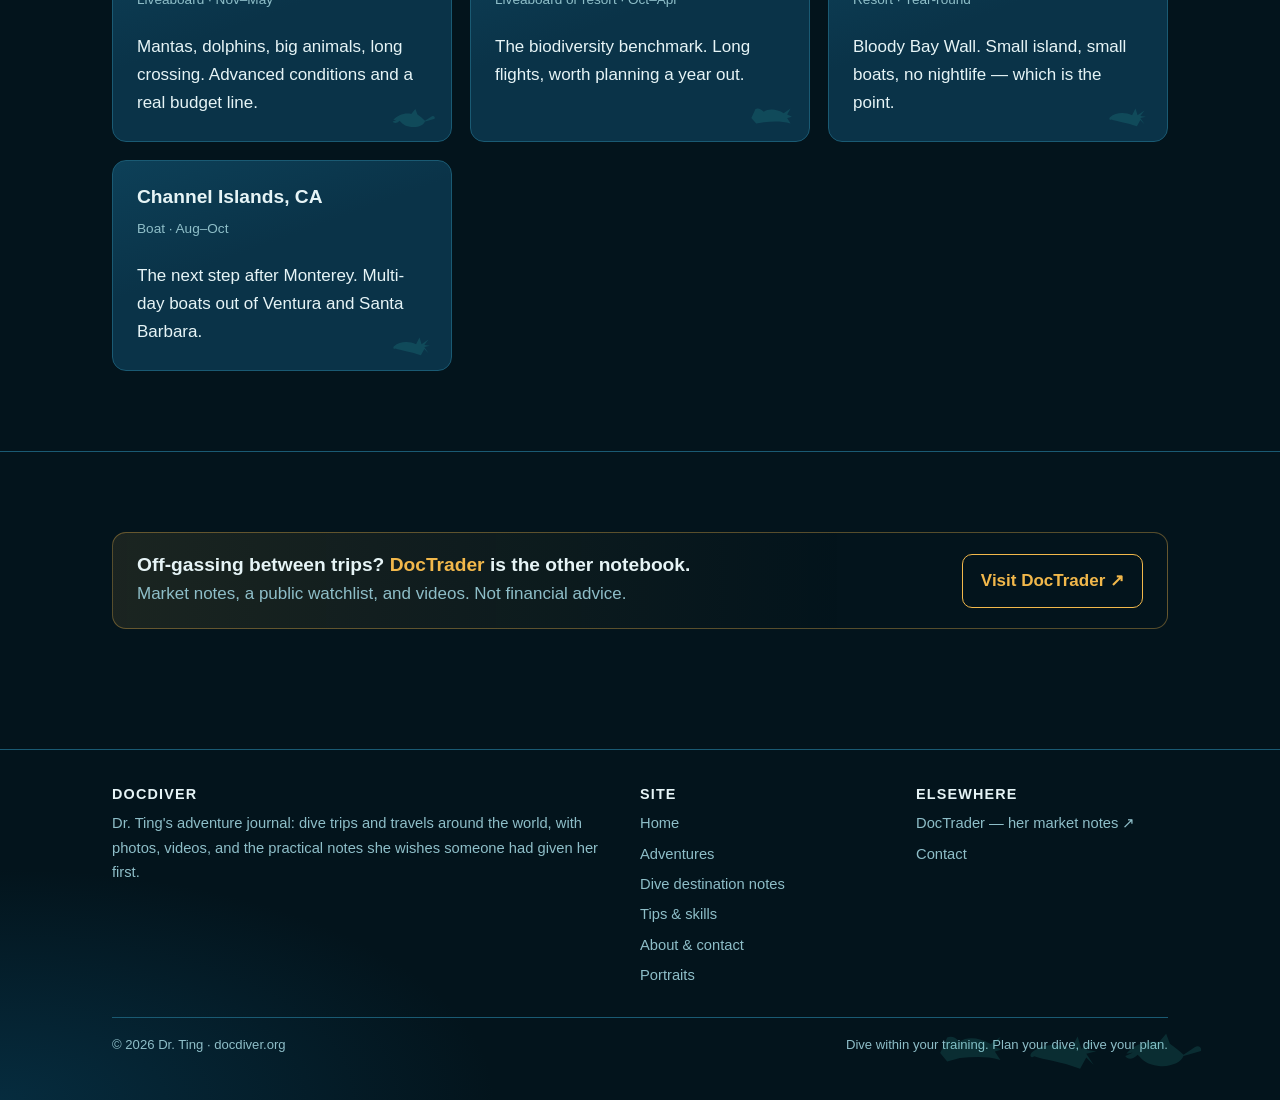
<file: destinations.html>
<!DOCTYPE html>
<html lang="en">
<head>
  <meta charset="utf-8">
  <meta name="viewport" content="width=device-width, initial-scale=1">
  <meta name="theme-color" content="#03141c">
  <meta name="color-scheme" content="dark">
  <title>Dive Destination Notes — DocDiver</title>
  <meta name="description" content="Practical notes on dive destinations: seasons, conditions, logistics, operators, and what to know before you book.">
  <link rel="canonical" href="https://docdiver.org/destinations.html">
  <meta property="og:title" content="Dive Destination Notes — DocDiver">
  <meta property="og:description" content="Practical notes on dive destinations: seasons, conditions, logistics, operators, and what to know before you book.">
  <meta property="og:type" content="website">
  <meta property="og:image" content="https://docdiver.org/assets/img/avatar-square.jpg">
  <link rel="icon" href="data:image/svg+xml,%3Csvg xmlns='http://www.w3.org/2000/svg' viewBox='0 0 32 32'%3E%3Crect width='32' height='32' rx='6' fill='%23d6323c'/%3E%3Cpath d='M4 4 L28 28' stroke='%23fff' stroke-width='7'/%3E%3C/svg%3E">
  <link rel="preconnect" href="https://fonts.googleapis.com">
  <link rel="preconnect" href="https://fonts.gstatic.com" crossorigin>
  <link rel="stylesheet" href="style.css">
</head>
<body data-root="">
<a class="skip" href="#main">Skip to content</a>
<header class="site-header">
  <div class="wrap nav">
    <a class="brand" href="index.html" aria-label="DocDiver home">
      <svg viewBox="0 0 32 32" aria-hidden="true"><rect width="32" height="32" rx="6" fill="#d6323c"/><path d="M4 4 L28 28" stroke="#fff" stroke-width="7"/></svg>
      <span>Doc<b>Diver</b></span>
    </a>
    <button class="nav-toggle" type="button" aria-expanded="false" aria-controls="nav-links" aria-label="Open menu"><span aria-hidden="true"></span><span aria-hidden="true"></span><span aria-hidden="true"></span></button>
    <ul class="nav-links" id="nav-links">
      <li><a href="index.html">Home</a></li>
      <li><a href="adventures.html">Adventures</a></li>
      <li><a href="destinations.html" aria-current="page">Dive Notes</a></li>
      <li><a href="tips.html">Tips</a></li>
      <li><a href="about.html">About</a></li>
      <li><a class="sister" href="https://doctrader.org/" rel="noopener noreferrer" title="Sister site: Dr. Ting's market notes">DocTrader ↗</a></li>
    </ul>
  </div>
</header>
<main id="main">
  <div class="page-head">
    <div class="wrap page-head-row">
      <div>
        <h1>Dive destination notes</h1>
        <p>Practical notes on places worth diving — what the diving is like, when to go, how to get there, and how to pick an operator. Trip write-ups with photos live under <a href="adventures.html">Adventures</a>; these are the reference notes.</p>
      </div>
      <img class="avatar md" src="assets/img/avatar-opt-2-face.png" alt="" width="96" height="96">
    </div>
  </div>

  <section class="block">
    <div class="wrap">
      <div class="section-head">
        <h2>Quick compare</h2>
        <p>Rough and opinionated, biased toward easy logistics from the US West Coast.</p>
      </div>
      <div class="table-wrap">
        <table>
          <thead>
            <tr><th>Destination</th><th>Style</th><th>Best months</th><th>Water</th><th>Vis</th><th>Getting there</th><th>Why go</th></tr>
          </thead>
          <tbody>
            <tr><td><a href="#cozumel">Cozumel, MX</a></td><td>Boat drift</td><td>Dec–May</td><td class="num">78–84°F</td><td class="num">80–150 ft</td><td>Fly CUN + ferry, or fly CZM</td><td>Easy, cheap, world-class walls</td></tr>
            <tr><td><a href="#bonaire">Bonaire</a></td><td>Shore, self-guided</td><td>Year-round (May–Oct calmest)</td><td class="num">78–84°F</td><td class="num">60–100 ft</td><td>Fly BON (via MIA/ATL/HOU)</td><td>Dive whenever you want, as often as you want</td></tr>
            <tr><td><a href="#roatan">Roatán, HN</a></td><td>Boat, short rides</td><td>Mar–Sep</td><td class="num">78–84°F</td><td class="num">60–100 ft</td><td>Fly RTB (via IAH/MIA/ATL)</td><td>Walls minutes from the dock, great value</td></tr>
            <tr><td><a href="#keys">Florida Keys</a></td><td>Boat, reef &amp; wreck</td><td>May–Sep</td><td class="num">75–86°F</td><td class="num">30–80 ft</td><td>Drive from MIA/FLL</td><td>No passport, big wrecks, weekend-able</td></tr>
            <tr><td><a href="#monterey">Monterey, CA</a></td><td>Cold shore &amp; boat</td><td>Sep–Nov</td><td class="num">50–58°F</td><td class="num">15–50 ft</td><td>Drive</td><td>Kelp forests, sea lions, a real challenge</td></tr>
          </tbody>
        </table>
      </div>
      <p class="small muted" style="margin-top:10px">Temps and vis are typical ranges, not promises. Check a recent trip report before you pack.</p>
    </div>
  </section>

  <section class="block">
    <div class="wrap">
      <h2>The notes</h2>

      <article class="entry" id="cozumel">
        <div class="when"><b>Cozumel</b>Quintana Roo, Mexico<br>Caribbean · Drift</div>
        <div>
          <h3>Current, cattle boats, and how to pick an operator</h3>
          <div class="facts">
            <div><span>Dive style</span>Boat drift, 2-tank mornings</div>
            <div><span>Typical depth</span>40–90 ft, walls go deeper</div>
            <div><span>Cert level</span>OW is fine; AOW helps on Santa Rosa / Palancar</div>
            <div><span>Budget</span>$$ — two-tank ~ $90–130</div>
          </div>
          <p>Cozumel is the easiest “real” diving in the hemisphere. The whole island is a marine park, the current does the swimming for you, and the walls on the southwest side (Palancar, Colombia, Santa Rosa) are as good as anything in the Caribbean. The price is that everyone knows it.</p>
          <ul>
            <li><strong>Pick the small boat.</strong> The big resort boats run 16–20 divers and dive to the slowest person. Six-pack operators cost a little more and you get better sites, longer bottom times, and a divemaster who actually watches your group. Ask how many divers per guide before you book.</li>
            <li><strong>Drift means drift.</strong> You don't fight the current; you fly it. Get neutral early, stay slightly above the guide, and keep your buddy in front of you where you can see them. On a ripping day at Santa Rosa you will cover half a mile without kicking.</li>
            <li><strong>Afternoon wind.</strong> Mornings are calm; by 1–2 pm the chop builds. Book morning two-tanks, spend afternoons eating.</li>
            <li><strong>Norte season (Dec–Feb).</strong> Cold fronts can close the port for a day or two. Build a spare day into a winter trip.</li>
            <li><strong>Logistics.</strong> Flying into Cancún and taking the ferry from Playa del Carmen is cheaper but adds two to three hours each way with gear. Flying direct to CZM is worth it on a short trip.</li>
            <li><strong>Stay south of town</strong> if your op picks up at the hotel pier — it cuts 30 minutes of boat commute each morning.</li>
          </ul>
          <p><strong>Highlights:</strong> Palancar Bricks, Columbia Deep, a night dive at Paradise Reef. <strong>Skip:</strong> the cruise-ship-day crowds at the shallow sites.</p>
        </div>
      </article>

      <article class="entry" id="bonaire">
        <div class="when"><b>Bonaire</b>Dutch Caribbean<br>Shore · Self-guided</div>
        <div>
          <h3>The truck-and-tank routine</h3>
          <div class="facts">
            <div><span>Dive style</span>Shore diving, unlimited tanks</div>
            <div><span>Typical depth</span>20–80 ft, reef slope</div>
            <div><span>Cert level</span>OW + comfort navigating without a guide</div>
            <div><span>Budget</span>$$ — tanks ~ $30–40/day unlimited, plus truck</div>
          </div>
          <p>Bonaire is the place where you learn what your dive habits really are, because nobody is managing you. You get a pickup truck, a drive-thru tank fill station, and a map of sixty-plus sites marked with yellow rocks. Then you dive whenever you feel like it.</p>
          <ul>
            <li><strong>The rhythm:</strong> early dive before breakfast, two mid-morning, long lunch and nap through the heat, one late afternoon, and a night dive every other day. Four to five dives a day is normal here; your body will tell you when it's not.</li>
            <li><strong>Ironshore is sharp.</strong> Wear boots, not full-foot fins. The entries at sites like 1000 Steps (it's about 70) and Karpata are worth it, but plan the exit before you get in.</li>
            <li><strong>Leave nothing in the truck.</strong> Nothing. Windows down, doors unlocked, empty. It's the local convention and it works.</li>
            <li><strong>Marine park tag.</strong> Buy the STINAPA nature fee online before you dive; you'll do a checkout/orientation dive with your shop the first morning.</li>
            <li><strong>Nitrox is nearly a must.</strong> With four dives a day at moderate depths, EAN32 keeps you out of deco and you feel better at dinner.</li>
            <li><strong>Hidden gem:</strong> the Salt Pier (when no ship is docked) at dusk, and the east coast on a calm day with a guide.</li>
          </ul>
          <p><strong>Highlights:</strong> all of it. <strong>Bring:</strong> a save-a-dive kit, because the nearest shop may be 30 minutes back down the road.</p>
        </div>
      </article>

      <article class="entry" id="roatan">
        <div class="when"><b>Roatán</b>Bay Islands, Honduras<br>Caribbean · Boat</div>
        <div>
          <h3>Walls five minutes from the dock</h3>
          <div class="facts">
            <div><span>Dive style</span>Boat, single-tank, short rides</div>
            <div><span>Typical depth</span>40–100 ft walls</div>
            <div><span>Cert level</span>OW fine; AOW for the deeper wall sites</div>
            <div><span>Budget</span>$ — packages are some of the best value in the Caribbean</div>
          </div>
          <p>Roatán is the budget-friendly answer to “I want walls and I want a lot of dives.” The Mesoamerican reef wraps the island, and West End / West Bay operators run three single-tank boat dives a day with rides that are often under ten minutes.</p>
          <ul>
            <li><strong>West End vs. West Bay.</strong> West End is the dive town: cheaper, walkable, more shops, better food. West Bay is the resort beach. Stay West End, take the water taxi to the beach.</li>
            <li><strong>Three-dive days.</strong> The single-tank rhythm (back to the dock between dives) is easy on the body and easy to skip a dive without guilt.</li>
            <li><strong>Sharks.</strong> The shark dive at Cara a Cara is a baited dive; decide for yourself how you feel about that. Regular sightings on the walls are common without it.</li>
            <li><strong>Sandflies are real.</strong> Long sleeves at dusk, and don't skip the repellent because you're “used to it.”</li>
            <li><strong>Getting there</strong> usually means a connection through Houston, Miami, or Atlanta. Saturday is changeover day; midweek flights are cheaper.</li>
          </ul>
          <p><strong>Highlights:</strong> Mary's Place, the El Aguila wreck, any wall on the north side after a calm night.</p>
        </div>
      </article>

      <article class="entry" id="keys">
        <div class="when"><b>Florida Keys</b>Key Largo → Key West<br>USA · Boat</div>
        <div>
          <h3>No passport, big wrecks, weekend-able</h3>
          <div class="facts">
            <div><span>Dive style</span>Boat, 2-tank, reef &amp; wreck</div>
            <div><span>Typical depth</span>25–60 ft reefs; 60–130 ft wrecks</div>
            <div><span>Cert level</span>OW for reefs; AOW / deep for Spiegel Grove &amp; Vandenberg</div>
            <div><span>Budget</span>$$ — two-tank ~ $90–120; lodging is the cost</div>
          </div>
          <p>The Keys are where US divers should go before spending international money. The reefs are shallow and forgiving, the wrecks are enormous, and if the weather blows out you're still in Florida with a rental car.</p>
          <ul>
            <li><strong>Key Largo</strong> for the Spiegel Grove, Duane, and the Christ of the Abyss cliché (do it anyway). <strong>Key West</strong> for the Vandenberg. <strong>Marathon</strong> for Sombrero Reef and fewer people.</li>
            <li><strong>Wreck depths are honest.</strong> The Spiegel's deck is 60–90 ft and the current can be stiff on the mooring line. Bring a reel and know how to use it; treat these as deep dives, not tourist dives.</li>
            <li><strong>Summer is the season.</strong> Winter cold fronts bring wind and 3–5 ft seas; summer brings flat water, warm temps, and afternoon storms that mostly hit after you're back at the dock.</li>
            <li><strong>Lionfish</strong> are everywhere; several ops run culling dives if that's your thing.</li>
            <li><strong>Drive it.</strong> Fly to MIA or FLL, rent a car, and the Overseas Highway is part of the trip.</li>
          </ul>
          <p><strong>Highlights:</strong> Spiegel Grove on a slack tide, Molasses Reef at dawn. <strong>Skip:</strong> the Saturday snorkel-boat combo trips.</p>
        </div>
      </article>

      <article class="entry" id="monterey">
        <div class="when"><b>Monterey</b>California<br>USA · Cold water</div>
        <div>
          <h3>Cold, kelp, and worth every layer</h3>
          <div class="facts">
            <div><span>Dive style</span>Shore (Breakwater, Point Lobos) and boat</div>
            <div><span>Typical depth</span>20–70 ft</div>
            <div><span>Cert level</span>OW + cold-water experience or a local guide</div>
            <div><span>Budget</span>$ — parking and tanks; gear rental adds up</div>
          </div>
          <p>If your diving has all been in 80°F water, Monterey will humble you and then hook you. Sea lions buzz you at the Breakwater, the kelp at Point Lobos looks like a cathedral, and nudibranchs are everywhere once your eyes adjust.</p>
          <ul>
            <li><strong>Thermal plan first.</strong> A 7mm with hood and gloves gets you two dives if you're tough; a drysuit gets you a season. If you're going to dive cold water more than twice a year, take the drysuit course.</li>
            <li><strong>Re-do your weight check.</strong> Thick neoprene plus a steel tank plus salt water is a completely different weighting problem. Budget a first dive for it.</li>
            <li><strong>Point Lobos needs a reservation</strong> (state reserve, limited daily dive teams). Book weeks ahead for weekends.</li>
            <li><strong>Surge and surf entries.</strong> Check the swell forecast, not just the weather. The Breakwater is protected; most other shore sites are not.</li>
            <li><strong>Fall is the window.</strong> September–November usually brings the calmest seas and the best vis.</li>
          </ul>
          <p><strong>Highlights:</strong> Point Lobos Whalers Cove on a flat day, a Metridium Fields boat dive. <strong>Bring:</strong> a thermos and a big changing mat.</p>
        </div>
      </article>
    </div>
  </section>

  <section class="block">
    <div class="wrap">
      <div class="section-head">
        <h2>On the list</h2>
        <p>Places I'm researching. They get full notes once I've dived them, and a trip write-up under Adventures.</p>
      </div>
      <div class="grid">
        <article class="card motif-dolphin"><h3>Socorro (Revillagigedo)</h3><p class="meta">Liveaboard · Nov–May</p><p>Mantas, dolphins, big animals, long crossing. Advanced conditions and a real budget line.</p></article>
        <article class="card motif-mahi"><h3>Raja Ampat</h3><p class="meta">Liveaboard or resort · Oct–Apr</p><p>The biodiversity benchmark. Long flights, worth planning a year out.</p></article>
        <article class="card motif-tuna"><h3>Little Cayman</h3><p class="meta">Resort · Year-round</p><p>Bloody Bay Wall. Small island, small boats, no nightlife — which is the point.</p></article>
        <article class="card motif-tuna"><h3>Channel Islands, CA</h3><p class="meta">Boat · Aug–Oct</p><p>The next step after Monterey. Multi-day boats out of Ventura and Santa Barbara.</p></article>
      </div>
    </div>
  </section>

  <section class="block">
    <div class="wrap">
      <div class="sister-banner">
        <div>
          <h3>Off-gassing between trips? <b>DocTrader</b> is the other notebook.</h3>
          <p>Market notes, a public watchlist, and videos. Not financial advice.</p>
        </div>
        <a class="btn gold" href="https://doctrader.org/" rel="noopener noreferrer">Visit DocTrader ↗</a>
      </div>
    </div>
  </section>
</main>
<footer class="site-footer">
  <div class="wrap">
    <div class="footer-grid">
      <div>
        <h4>DocDiver</h4>
        <p>Dr. Ting's adventure journal: dive trips and travels around the world, with photos, videos, and the practical notes she wishes someone had given her first.</p>
      </div>
      <div>
        <h4>Site</h4>
        <ul>
          <li><a href="index.html">Home</a></li>
          <li><a href="adventures.html">Adventures</a></li>
          <li><a href="destinations.html">Dive destination notes</a></li>
          <li><a href="tips.html">Tips &amp; skills</a></li>
          <li><a href="about.html">About &amp; contact</a></li>
          <li><a href="avatars.html">Portraits</a></li>
        </ul>
      </div>
      <div>
        <h4>Elsewhere</h4>
        <ul>
          <li><a href="https://doctrader.org/" rel="noopener noreferrer">DocTrader — her market notes ↗</a></li>
          <li><a href="about.html#contact">Contact</a></li>
        </ul>
      </div>
    </div>
    <div class="footer-bottom">
      <span>© <span id="year">2026</span> Dr. Ting · docdiver.org</span>
      <span>Dive within your training. Plan your dive, dive your plan.</span>
    </div>
  </div>
</footer>
<script src="data/adventures.js"></script>
<script src="assets/site.js"></script>
</body>
</html>
</file>
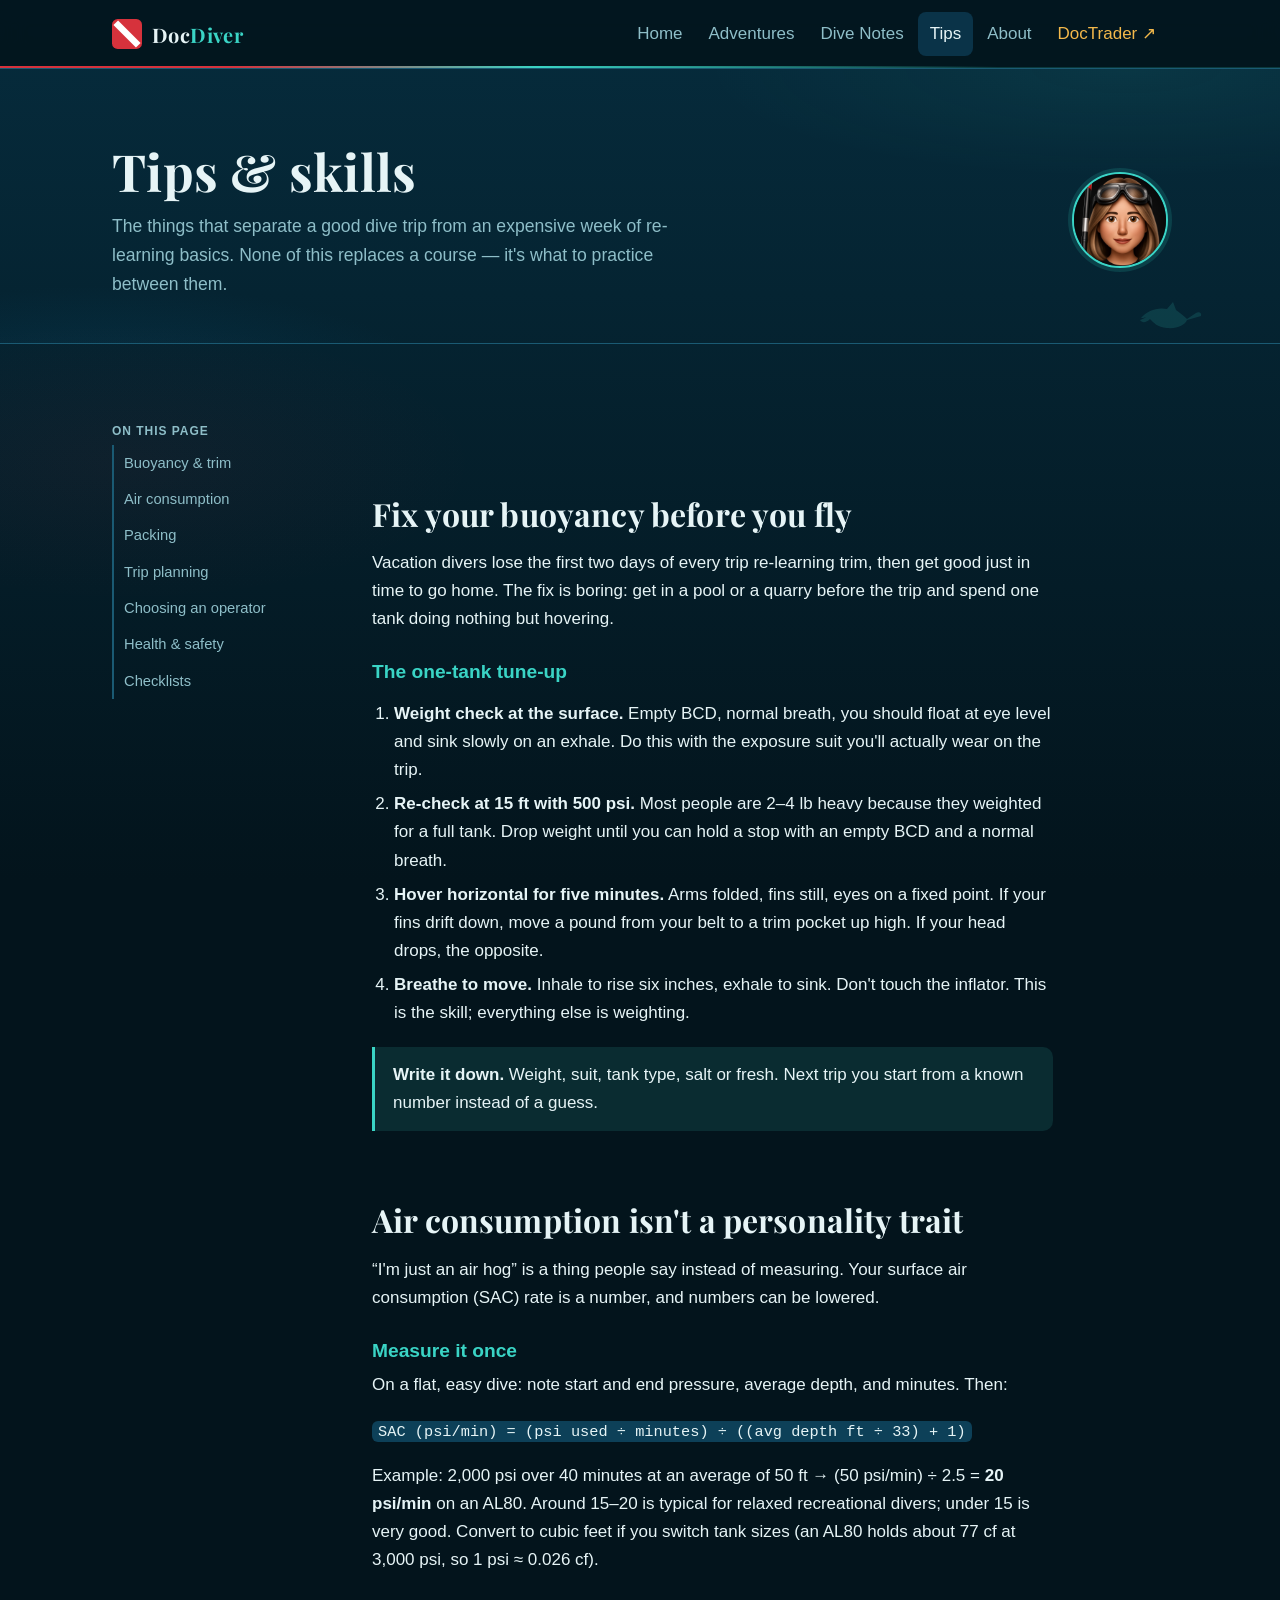
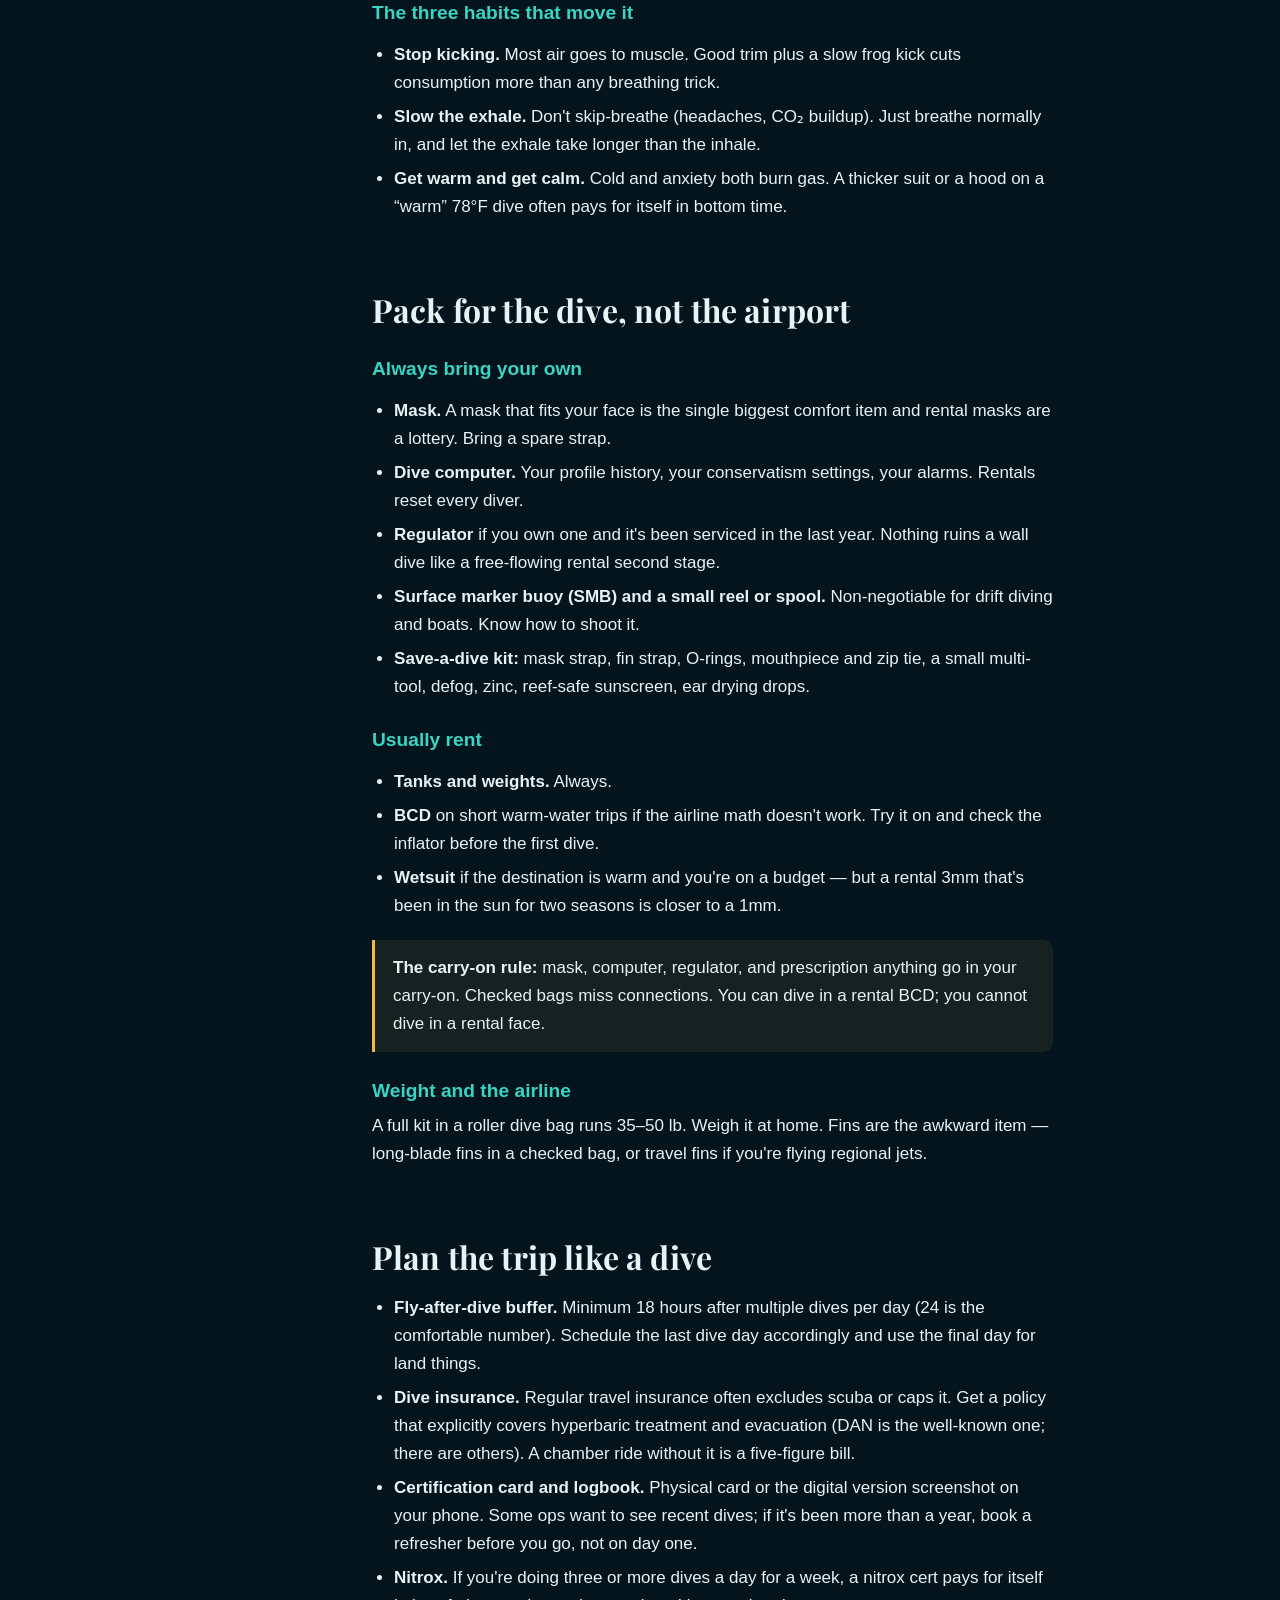
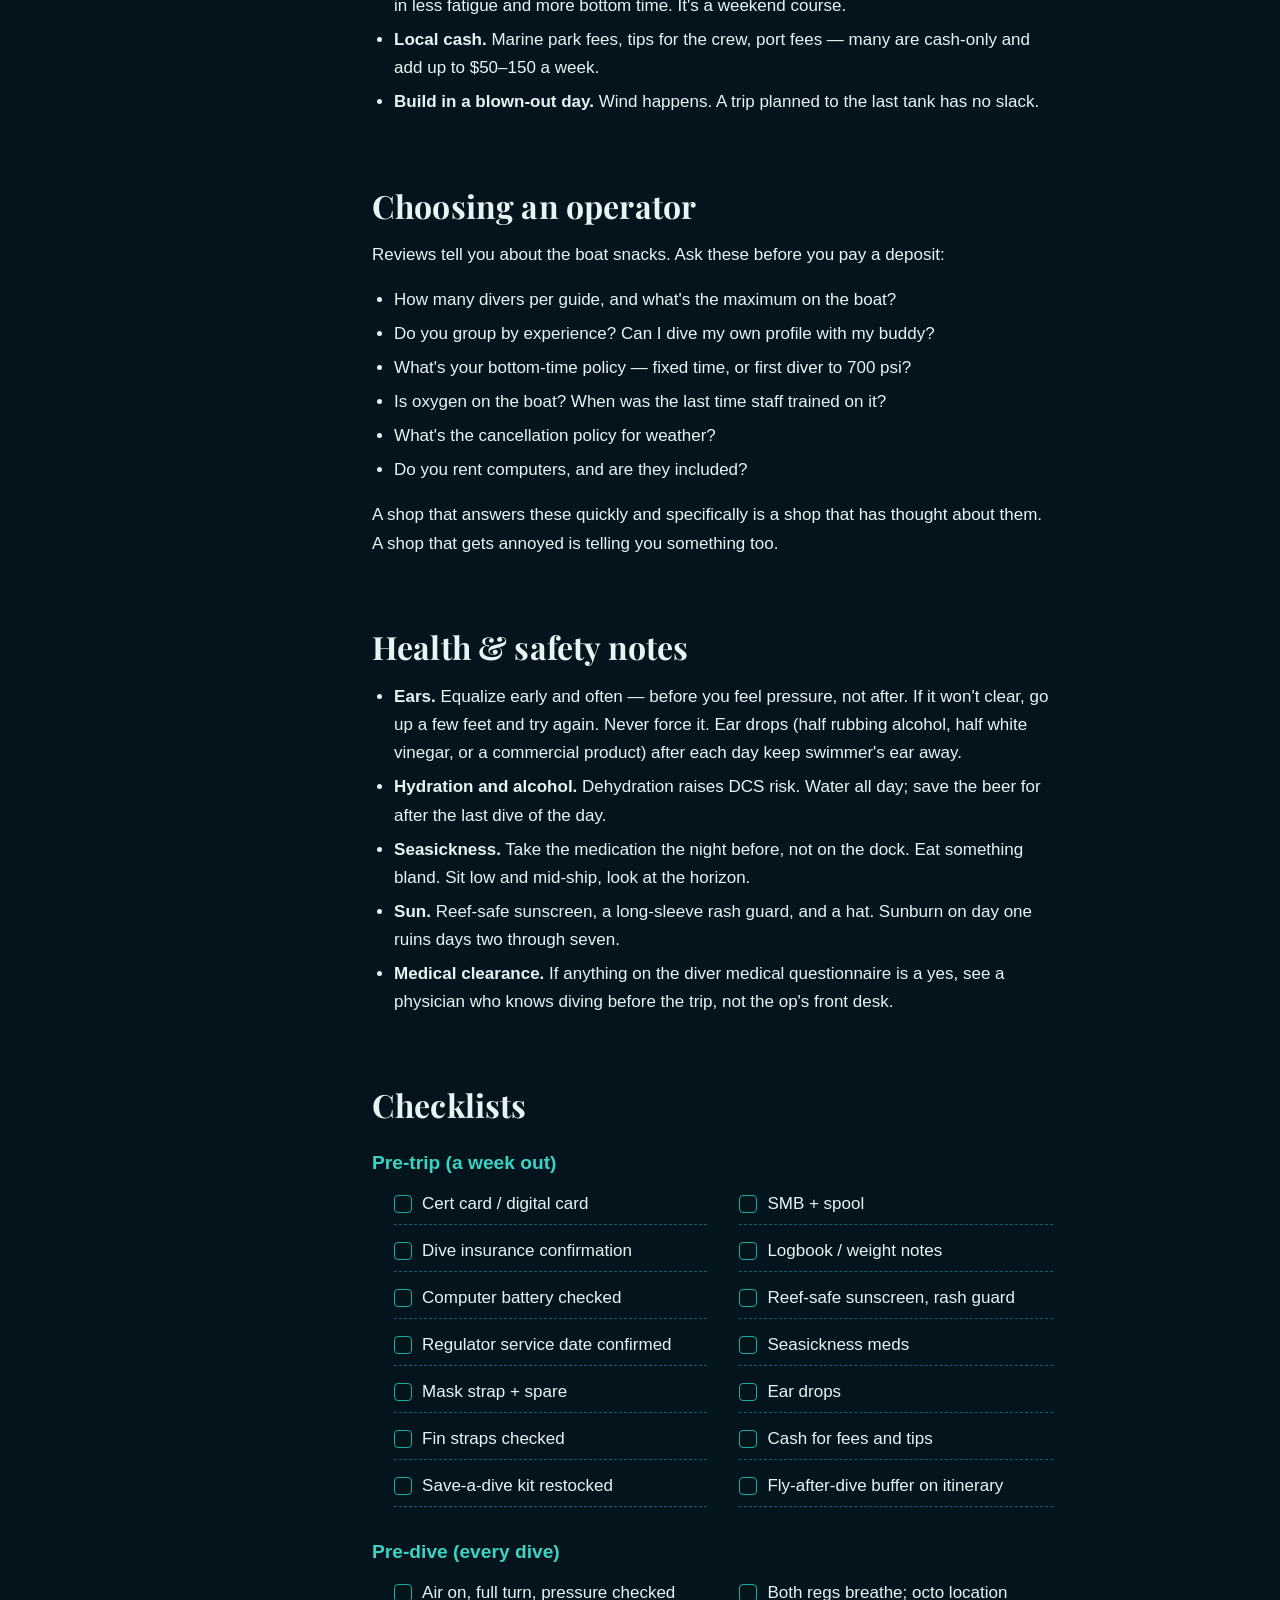
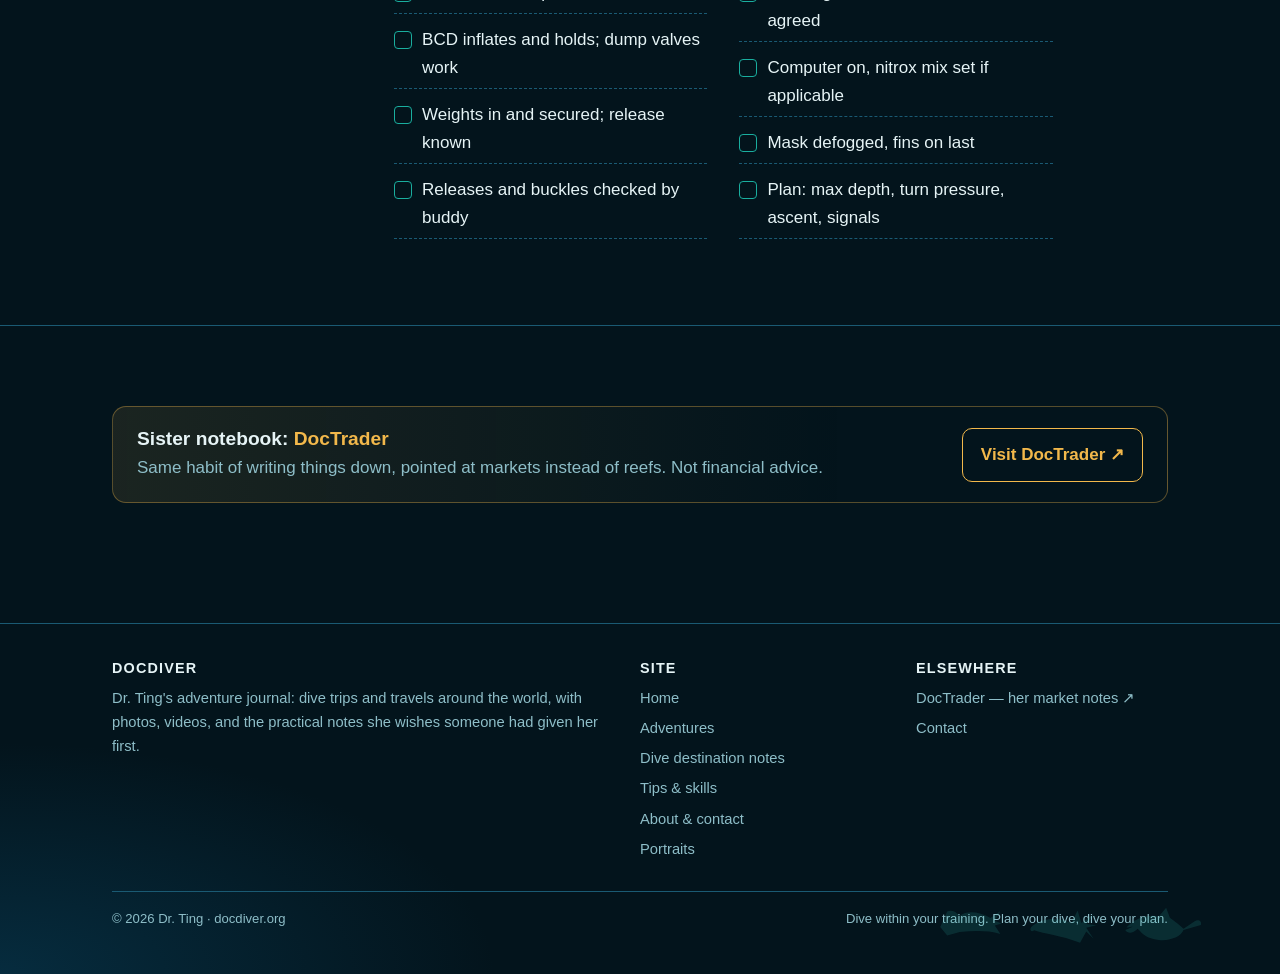
<file: tips.html>
<!DOCTYPE html>
<html lang="en">
<head>
  <meta charset="utf-8">
  <meta name="viewport" content="width=device-width, initial-scale=1">
  <meta name="theme-color" content="#03141c">
  <meta name="color-scheme" content="dark">
  <title>Tips &amp; Skills — DocDiver</title>
  <meta name="description" content="Dive travel tips and skills: buoyancy, air consumption, packing, planning, insurance, and checklists.">
  <link rel="canonical" href="https://docdiver.org/tips.html">
  <meta property="og:title" content="Tips &amp; Skills — DocDiver">
  <meta property="og:description" content="Dive travel tips and skills: buoyancy, air consumption, packing, planning, insurance, and checklists.">
  <meta property="og:type" content="website">
  <meta property="og:image" content="https://docdiver.org/assets/img/avatar-square.jpg">
  <link rel="icon" href="data:image/svg+xml,%3Csvg xmlns='http://www.w3.org/2000/svg' viewBox='0 0 32 32'%3E%3Crect width='32' height='32' rx='6' fill='%23d6323c'/%3E%3Cpath d='M4 4 L28 28' stroke='%23fff' stroke-width='7'/%3E%3C/svg%3E">
  <link rel="preconnect" href="https://fonts.googleapis.com">
  <link rel="preconnect" href="https://fonts.gstatic.com" crossorigin>
  <link rel="stylesheet" href="style.css">
</head>
<body data-root="">
<a class="skip" href="#main">Skip to content</a>
<header class="site-header">
  <div class="wrap nav">
    <a class="brand" href="index.html" aria-label="DocDiver home">
      <svg viewBox="0 0 32 32" aria-hidden="true"><rect width="32" height="32" rx="6" fill="#d6323c"/><path d="M4 4 L28 28" stroke="#fff" stroke-width="7"/></svg>
      <span>Doc<b>Diver</b></span>
    </a>
    <button class="nav-toggle" type="button" aria-expanded="false" aria-controls="nav-links" aria-label="Open menu"><span aria-hidden="true"></span><span aria-hidden="true"></span><span aria-hidden="true"></span></button>
    <ul class="nav-links" id="nav-links">
      <li><a href="index.html">Home</a></li>
      <li><a href="adventures.html">Adventures</a></li>
      <li><a href="destinations.html">Dive Notes</a></li>
      <li><a href="tips.html" aria-current="page">Tips</a></li>
      <li><a href="about.html">About</a></li>
      <li><a class="sister" href="https://doctrader.org/" rel="noopener noreferrer" title="Sister site: Dr. Ting's market notes">DocTrader ↗</a></li>
    </ul>
  </div>
</header>
<main id="main">
  <div class="page-head">
    <div class="wrap page-head-row">
      <div>
        <h1>Tips &amp; skills</h1>
        <p>The things that separate a good dive trip from an expensive week of re-learning basics. None of this replaces a course — it's what to practice between them.</p>
      </div>
      <img class="avatar md" src="assets/img/avatar-opt-3-face.png" alt="" width="96" height="96">
    </div>
  </div>

  <section class="block">
    <div class="wrap with-toc">
      <nav class="toc" aria-label="On this page">
        <h4>On this page</h4>
        <ol>
          <li><a href="#buoyancy">Buoyancy &amp; trim</a></li>
          <li><a href="#air">Air consumption</a></li>
          <li><a href="#packing">Packing</a></li>
          <li><a href="#planning">Trip planning</a></li>
          <li><a href="#operators">Choosing an operator</a></li>
          <li><a href="#health">Health &amp; safety</a></li>
          <li><a href="#checklist">Checklists</a></li>
        </ol>
      </nav>

      <div class="prose">
        <h2 id="buoyancy">Fix your buoyancy before you fly</h2>
        <p>Vacation divers lose the first two days of every trip re-learning trim, then get good just in time to go home. The fix is boring: get in a pool or a quarry before the trip and spend one tank doing nothing but hovering.</p>
        <h3>The one-tank tune-up</h3>
        <ol>
          <li><strong>Weight check at the surface.</strong> Empty BCD, normal breath, you should float at eye level and sink slowly on an exhale. Do this with the exposure suit you'll actually wear on the trip.</li>
          <li><strong>Re-check at 15 ft with 500 psi.</strong> Most people are 2–4 lb heavy because they weighted for a full tank. Drop weight until you can hold a stop with an empty BCD and a normal breath.</li>
          <li><strong>Hover horizontal for five minutes.</strong> Arms folded, fins still, eyes on a fixed point. If your fins drift down, move a pound from your belt to a trim pocket up high. If your head drops, the opposite.</li>
          <li><strong>Breathe to move.</strong> Inhale to rise six inches, exhale to sink. Don't touch the inflator. This is the skill; everything else is weighting.</li>
        </ol>
        <div class="callout"><p><strong>Write it down.</strong> Weight, suit, tank type, salt or fresh. Next trip you start from a known number instead of a guess.</p></div>

        <h2 id="air">Air consumption isn't a personality trait</h2>
        <p>“I'm just an air hog” is a thing people say instead of measuring. Your surface air consumption (SAC) rate is a number, and numbers can be lowered.</p>
        <h3>Measure it once</h3>
        <p>On a flat, easy dive: note start and end pressure, average depth, and minutes. Then:</p>
        <p><code>SAC (psi/min) = (psi used ÷ minutes) ÷ ((avg depth ft ÷ 33) + 1)</code></p>
        <p>Example: 2,000 psi over 40 minutes at an average of 50 ft → (50 psi/min) ÷ 2.5 = <strong>20 psi/min</strong> on an AL80. Around 15–20 is typical for relaxed recreational divers; under 15 is very good. Convert to cubic feet if you switch tank sizes (an AL80 holds about 77 cf at 3,000 psi, so 1 psi ≈ 0.026 cf).</p>
        <h3>The three habits that move it</h3>
        <ul>
          <li><strong>Stop kicking.</strong> Most air goes to muscle. Good trim plus a slow frog kick cuts consumption more than any breathing trick.</li>
          <li><strong>Slow the exhale.</strong> Don't skip-breathe (headaches, CO₂ buildup). Just breathe normally in, and let the exhale take longer than the inhale.</li>
          <li><strong>Get warm and get calm.</strong> Cold and anxiety both burn gas. A thicker suit or a hood on a “warm” 78°F dive often pays for itself in bottom time.</li>
        </ul>

        <h2 id="packing">Pack for the dive, not the airport</h2>
        <h3>Always bring your own</h3>
        <ul>
          <li><strong>Mask.</strong> A mask that fits your face is the single biggest comfort item and rental masks are a lottery. Bring a spare strap.</li>
          <li><strong>Dive computer.</strong> Your profile history, your conservatism settings, your alarms. Rentals reset every diver.</li>
          <li><strong>Regulator</strong> if you own one and it's been serviced in the last year. Nothing ruins a wall dive like a free-flowing rental second stage.</li>
          <li><strong>Surface marker buoy (SMB) and a small reel or spool.</strong> Non-negotiable for drift diving and boats. Know how to shoot it.</li>
          <li><strong>Save-a-dive kit:</strong> mask strap, fin strap, O-rings, mouthpiece and zip tie, a small multi-tool, defog, zinc, reef-safe sunscreen, ear drying drops.</li>
        </ul>
        <h3>Usually rent</h3>
        <ul>
          <li><strong>Tanks and weights.</strong> Always.</li>
          <li><strong>BCD</strong> on short warm-water trips if the airline math doesn't work. Try it on and check the inflator before the first dive.</li>
          <li><strong>Wetsuit</strong> if the destination is warm and you're on a budget — but a rental 3mm that's been in the sun for two seasons is closer to a 1mm.</li>
        </ul>
        <div class="callout warn"><p><strong>The carry-on rule:</strong> mask, computer, regulator, and prescription anything go in your carry-on. Checked bags miss connections. You can dive in a rental BCD; you cannot dive in a rental face.</p></div>
        <h3>Weight and the airline</h3>
        <p>A full kit in a roller dive bag runs 35–50 lb. Weigh it at home. Fins are the awkward item — long-blade fins in a checked bag, or travel fins if you're flying regional jets.</p>

        <h2 id="planning">Plan the trip like a dive</h2>
        <ul>
          <li><strong>Fly-after-dive buffer.</strong> Minimum 18 hours after multiple dives per day (24 is the comfortable number). Schedule the last dive day accordingly and use the final day for land things.</li>
          <li><strong>Dive insurance.</strong> Regular travel insurance often excludes scuba or caps it. Get a policy that explicitly covers hyperbaric treatment and evacuation (DAN is the well-known one; there are others). A chamber ride without it is a five-figure bill.</li>
          <li><strong>Certification card and logbook.</strong> Physical card or the digital version screenshot on your phone. Some ops want to see recent dives; if it's been more than a year, book a refresher before you go, not on day one.</li>
          <li><strong>Nitrox.</strong> If you're doing three or more dives a day for a week, a nitrox cert pays for itself in less fatigue and more bottom time. It's a weekend course.</li>
          <li><strong>Local cash.</strong> Marine park fees, tips for the crew, port fees — many are cash-only and add up to $50–150 a week.</li>
          <li><strong>Build in a blown-out day.</strong> Wind happens. A trip planned to the last tank has no slack.</li>
        </ul>

        <h2 id="operators">Choosing an operator</h2>
        <p>Reviews tell you about the boat snacks. Ask these before you pay a deposit:</p>
        <ul>
          <li>How many divers per guide, and what's the maximum on the boat?</li>
          <li>Do you group by experience? Can I dive my own profile with my buddy?</li>
          <li>What's your bottom-time policy — fixed time, or first diver to 700 psi?</li>
          <li>Is oxygen on the boat? When was the last time staff trained on it?</li>
          <li>What's the cancellation policy for weather?</li>
          <li>Do you rent computers, and are they included?</li>
        </ul>
        <p>A shop that answers these quickly and specifically is a shop that has thought about them. A shop that gets annoyed is telling you something too.</p>

        <h2 id="health">Health &amp; safety notes</h2>
        <ul>
          <li><strong>Ears.</strong> Equalize early and often — before you feel pressure, not after. If it won't clear, go up a few feet and try again. Never force it. Ear drops (half rubbing alcohol, half white vinegar, or a commercial product) after each day keep swimmer's ear away.</li>
          <li><strong>Hydration and alcohol.</strong> Dehydration raises DCS risk. Water all day; save the beer for after the last dive of the day.</li>
          <li><strong>Seasickness.</strong> Take the medication the night before, not on the dock. Eat something bland. Sit low and mid-ship, look at the horizon.</li>
          <li><strong>Sun.</strong> Reef-safe sunscreen, a long-sleeve rash guard, and a hat. Sunburn on day one ruins days two through seven.</li>
          <li><strong>Medical clearance.</strong> If anything on the diver medical questionnaire is a yes, see a physician who knows diving before the trip, not the op's front desk.</li>
        </ul>

        <h2 id="checklist">Checklists</h2>
        <h3>Pre-trip (a week out)</h3>
        <ul class="checklist">
          <li>Cert card / digital card</li>
          <li>Dive insurance confirmation</li>
          <li>Computer battery checked</li>
          <li>Regulator service date confirmed</li>
          <li>Mask strap + spare</li>
          <li>Fin straps checked</li>
          <li>Save-a-dive kit restocked</li>
          <li>SMB + spool</li>
          <li>Logbook / weight notes</li>
          <li>Reef-safe sunscreen, rash guard</li>
          <li>Seasickness meds</li>
          <li>Ear drops</li>
          <li>Cash for fees and tips</li>
          <li>Fly-after-dive buffer on itinerary</li>
        </ul>
        <h3>Pre-dive (every dive)</h3>
        <ul class="checklist">
          <li>Air on, full turn, pressure checked</li>
          <li>BCD inflates and holds; dump valves work</li>
          <li>Weights in and secured; release known</li>
          <li>Releases and buckles checked by buddy</li>
          <li>Both regs breathe; octo location agreed</li>
          <li>Computer on, nitrox mix set if applicable</li>
          <li>Mask defogged, fins on last</li>
          <li>Plan: max depth, turn pressure, ascent, signals</li>
        </ul>
      </div>
    </div>
  </section>

  <section class="block">
    <div class="wrap">
      <div class="sister-banner">
        <div>
          <h3>Sister notebook: <b>DocTrader</b></h3>
          <p>Same habit of writing things down, pointed at markets instead of reefs. Not financial advice.</p>
        </div>
        <a class="btn gold" href="https://doctrader.org/" rel="noopener noreferrer">Visit DocTrader ↗</a>
      </div>
    </div>
  </section>
</main>
<footer class="site-footer">
  <div class="wrap">
    <div class="footer-grid">
      <div>
        <h4>DocDiver</h4>
        <p>Dr. Ting's adventure journal: dive trips and travels around the world, with photos, videos, and the practical notes she wishes someone had given her first.</p>
      </div>
      <div>
        <h4>Site</h4>
        <ul>
          <li><a href="index.html">Home</a></li>
          <li><a href="adventures.html">Adventures</a></li>
          <li><a href="destinations.html">Dive destination notes</a></li>
          <li><a href="tips.html">Tips &amp; skills</a></li>
          <li><a href="about.html">About &amp; contact</a></li>
          <li><a href="avatars.html">Portraits</a></li>
        </ul>
      </div>
      <div>
        <h4>Elsewhere</h4>
        <ul>
          <li><a href="https://doctrader.org/" rel="noopener noreferrer">DocTrader — her market notes ↗</a></li>
          <li><a href="about.html#contact">Contact</a></li>
        </ul>
      </div>
    </div>
    <div class="footer-bottom">
      <span>© <span id="year">2026</span> Dr. Ting · docdiver.org</span>
      <span>Dive within your training. Plan your dive, dive your plan.</span>
    </div>
  </div>
</footer>
<script src="data/adventures.js"></script>
<script src="assets/site.js"></script>
</body>
</html>
</file>
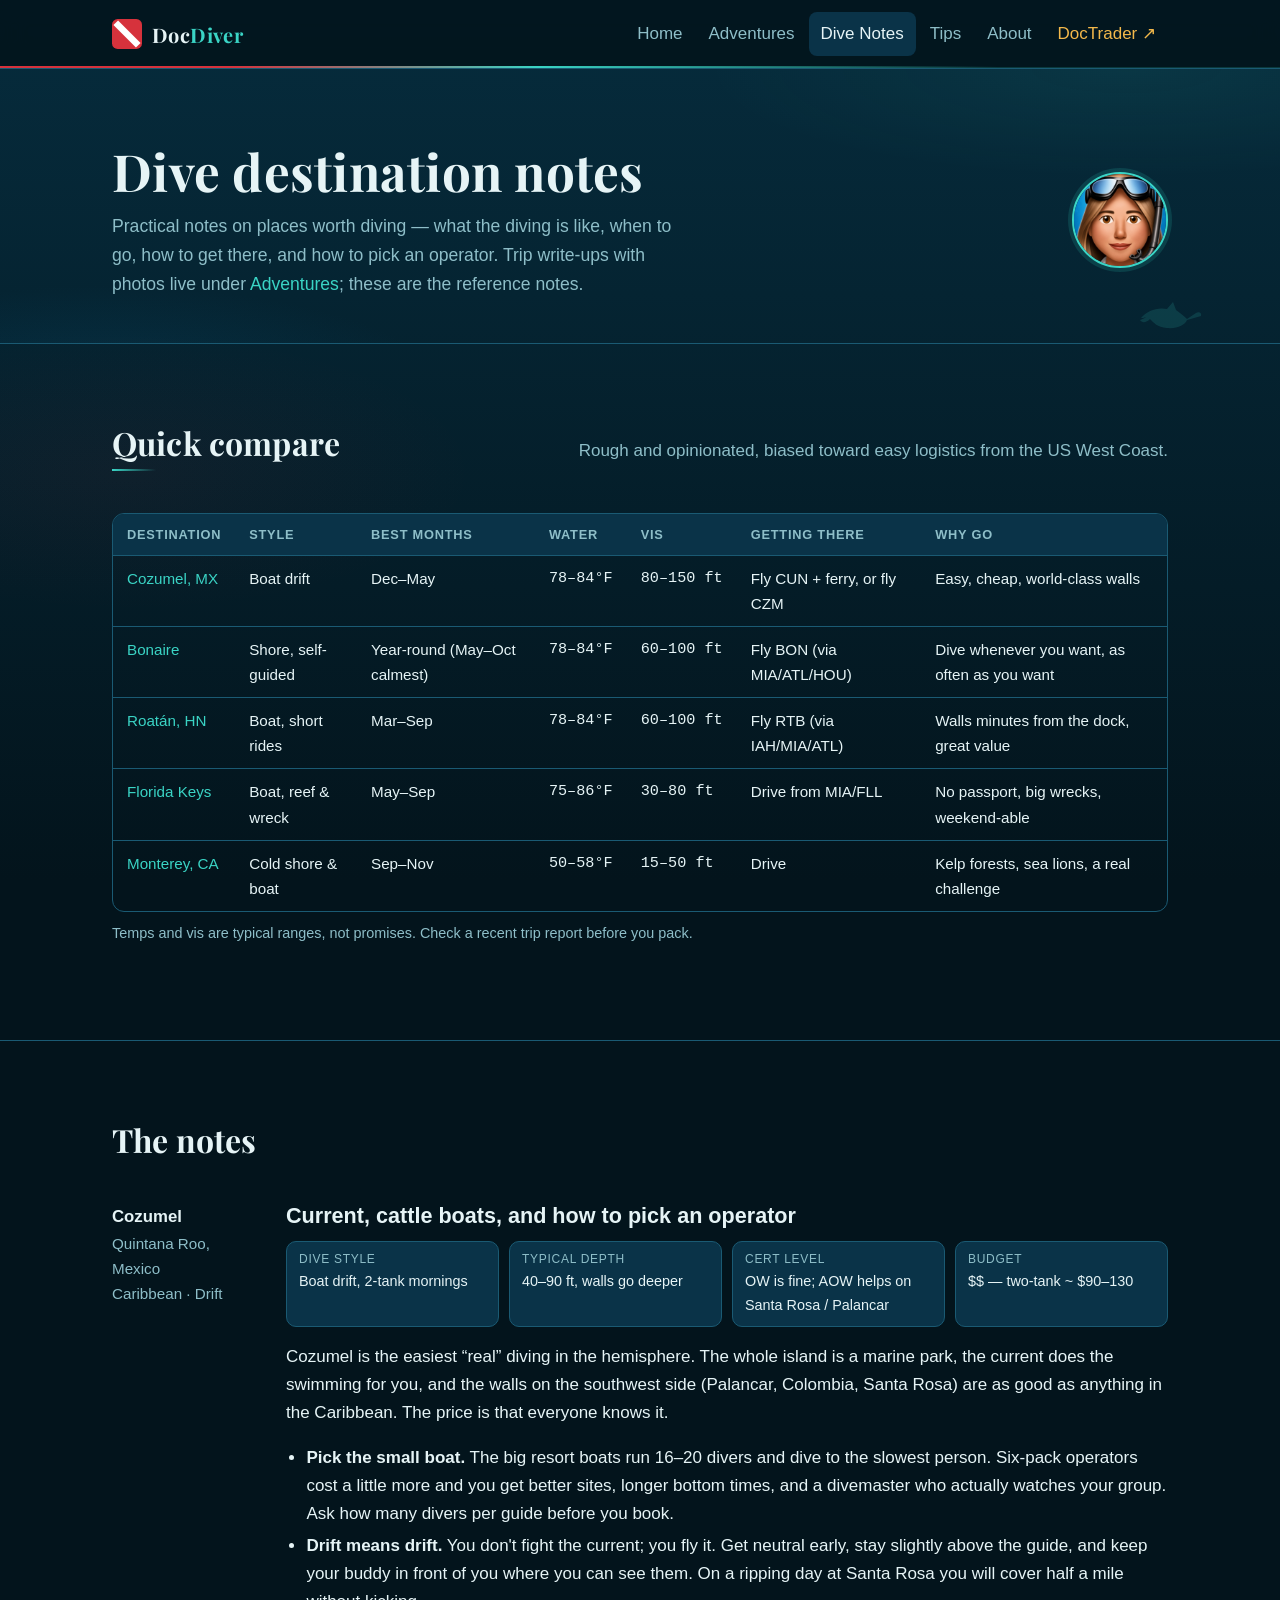
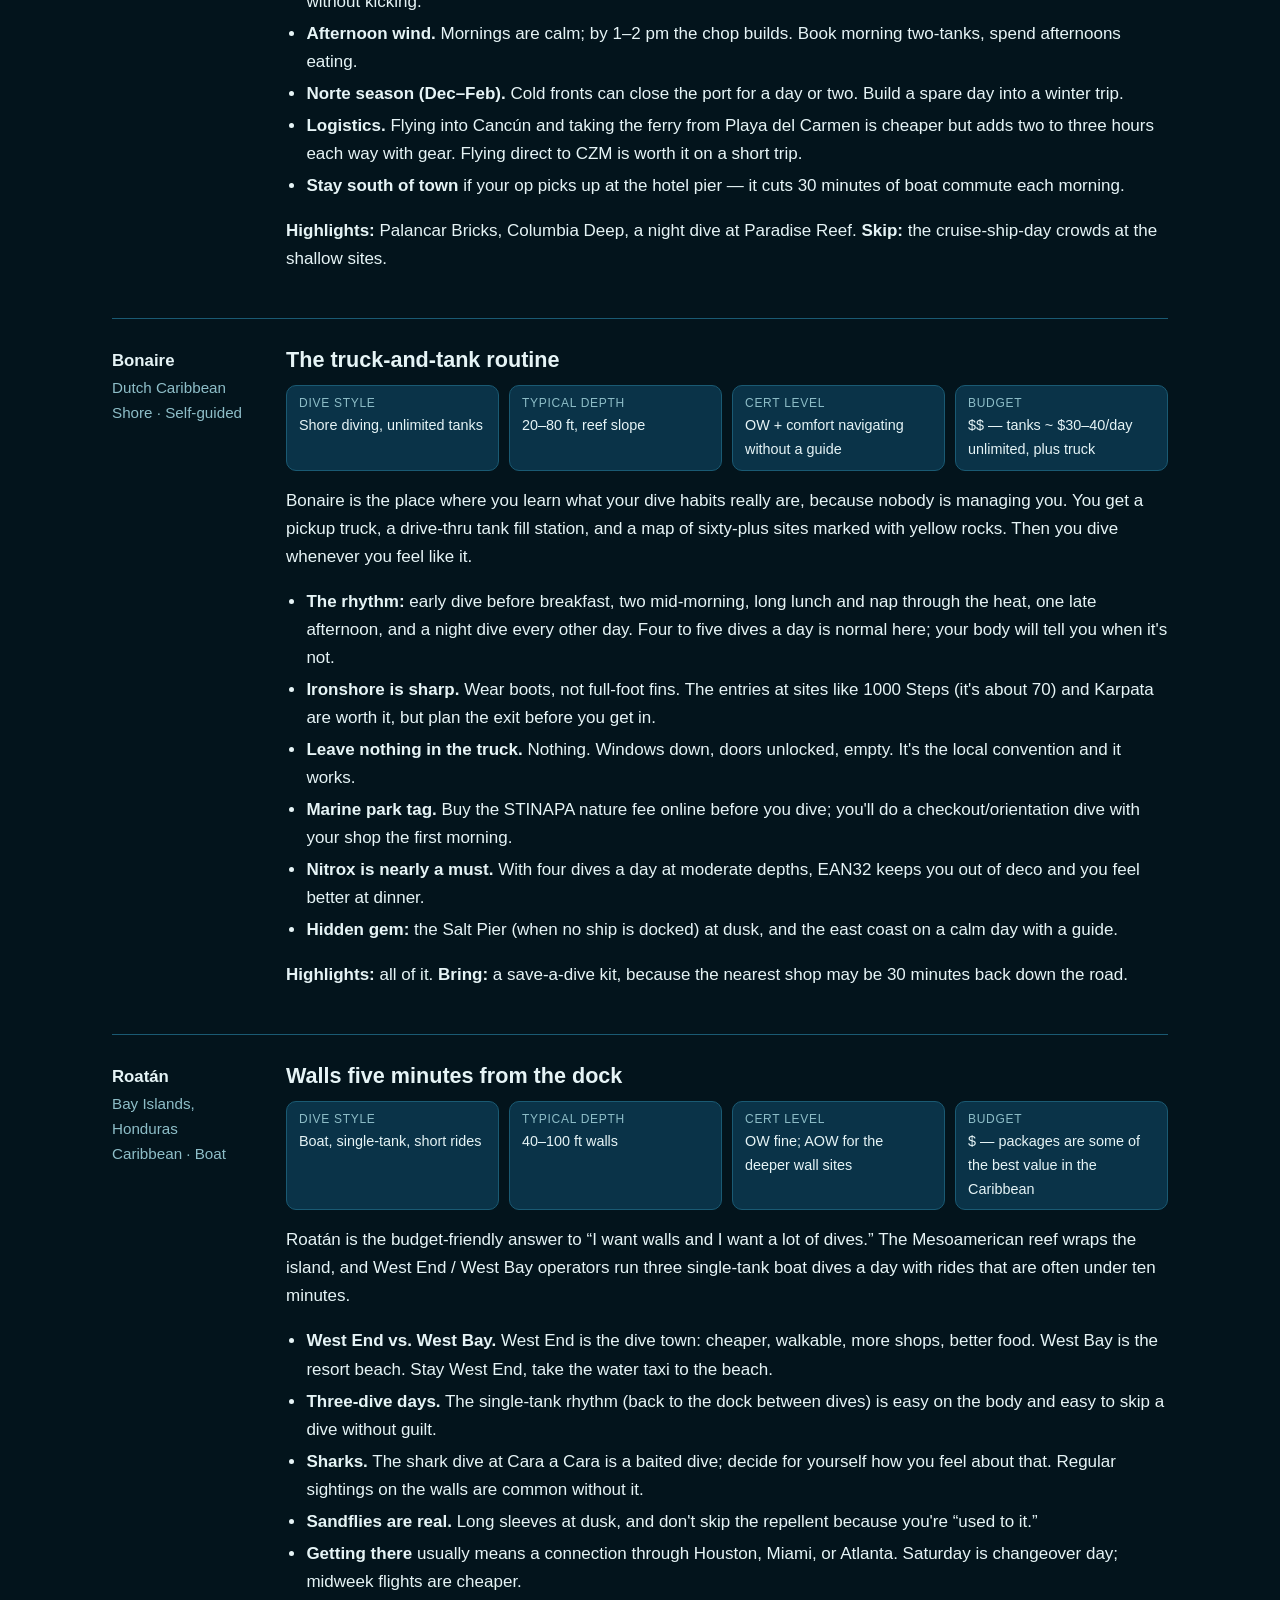
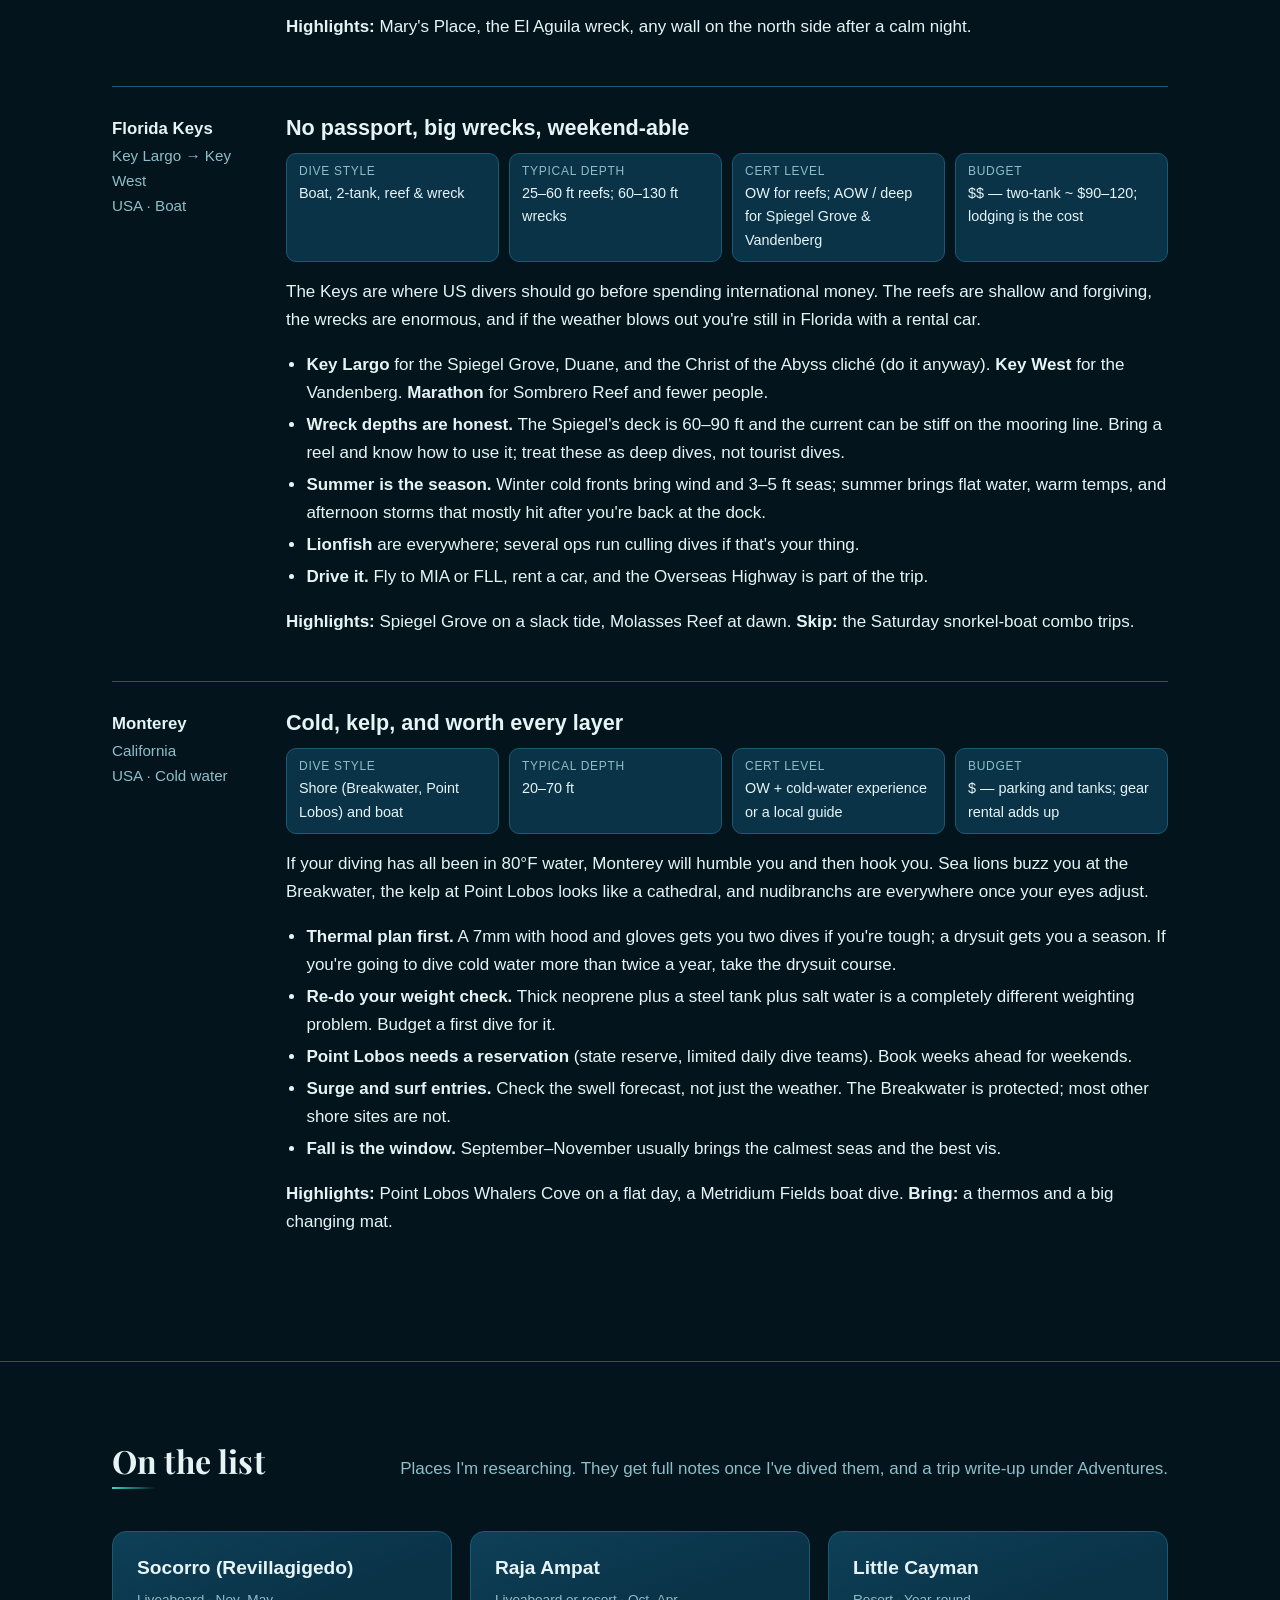
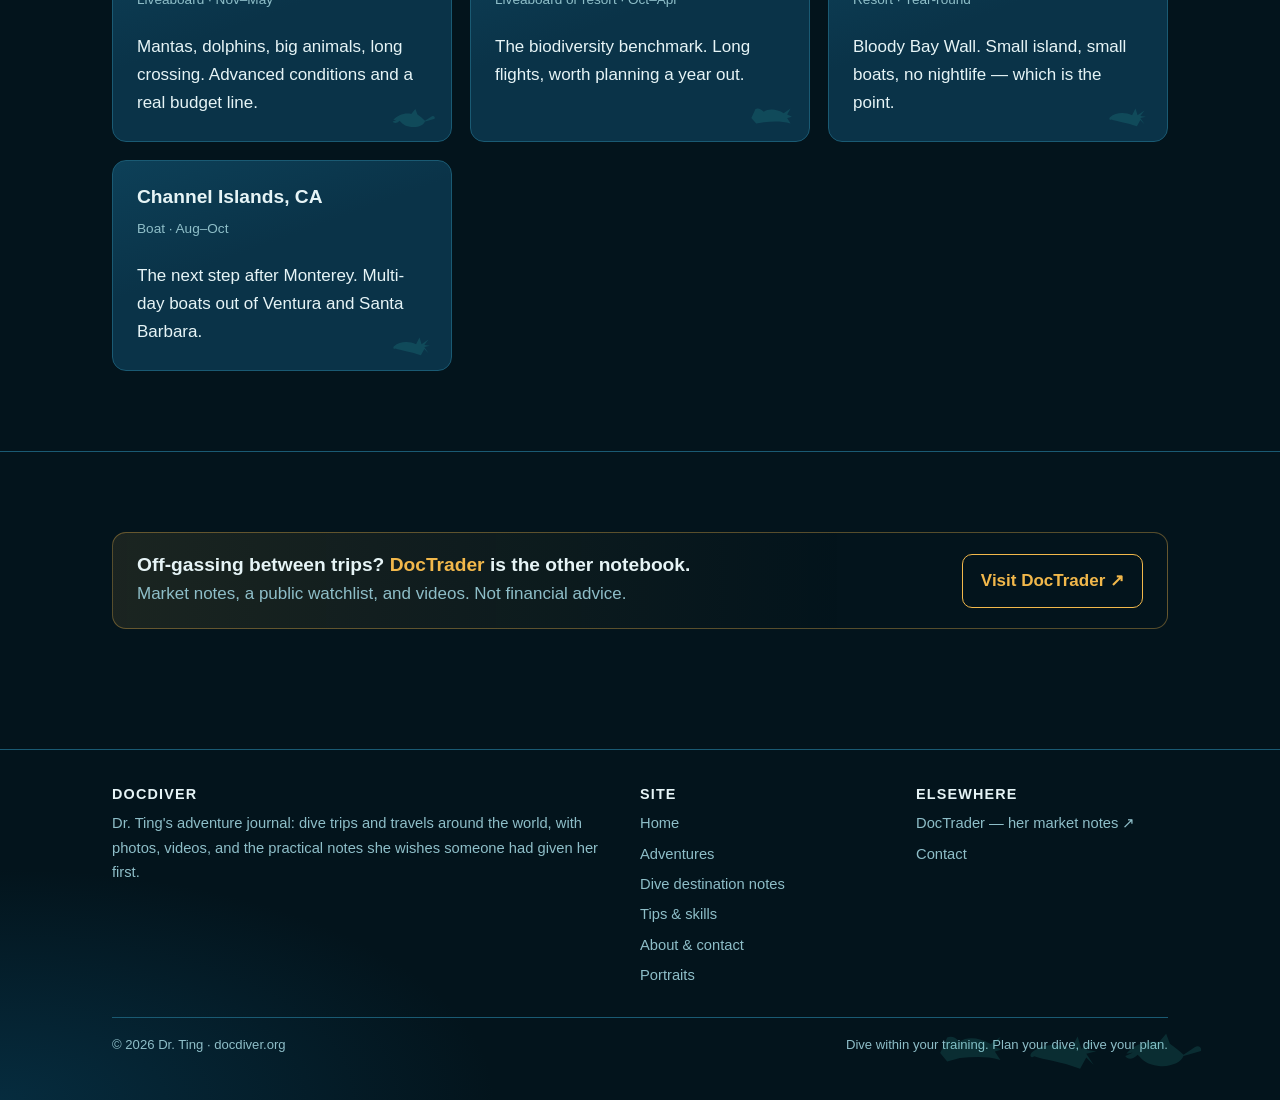
<file: trips.html>
<!DOCTYPE html><html lang="en"><head><meta charset="utf-8"><title>Moved — DocDiver</title><meta http-equiv="refresh" content="0; url=destinations.html"><link rel="canonical" href="https://docdiver.org/destinations.html"></head><body><p>This page moved to <a href="destinations.html">Dive destination notes</a>.</p></body></html>
</file>
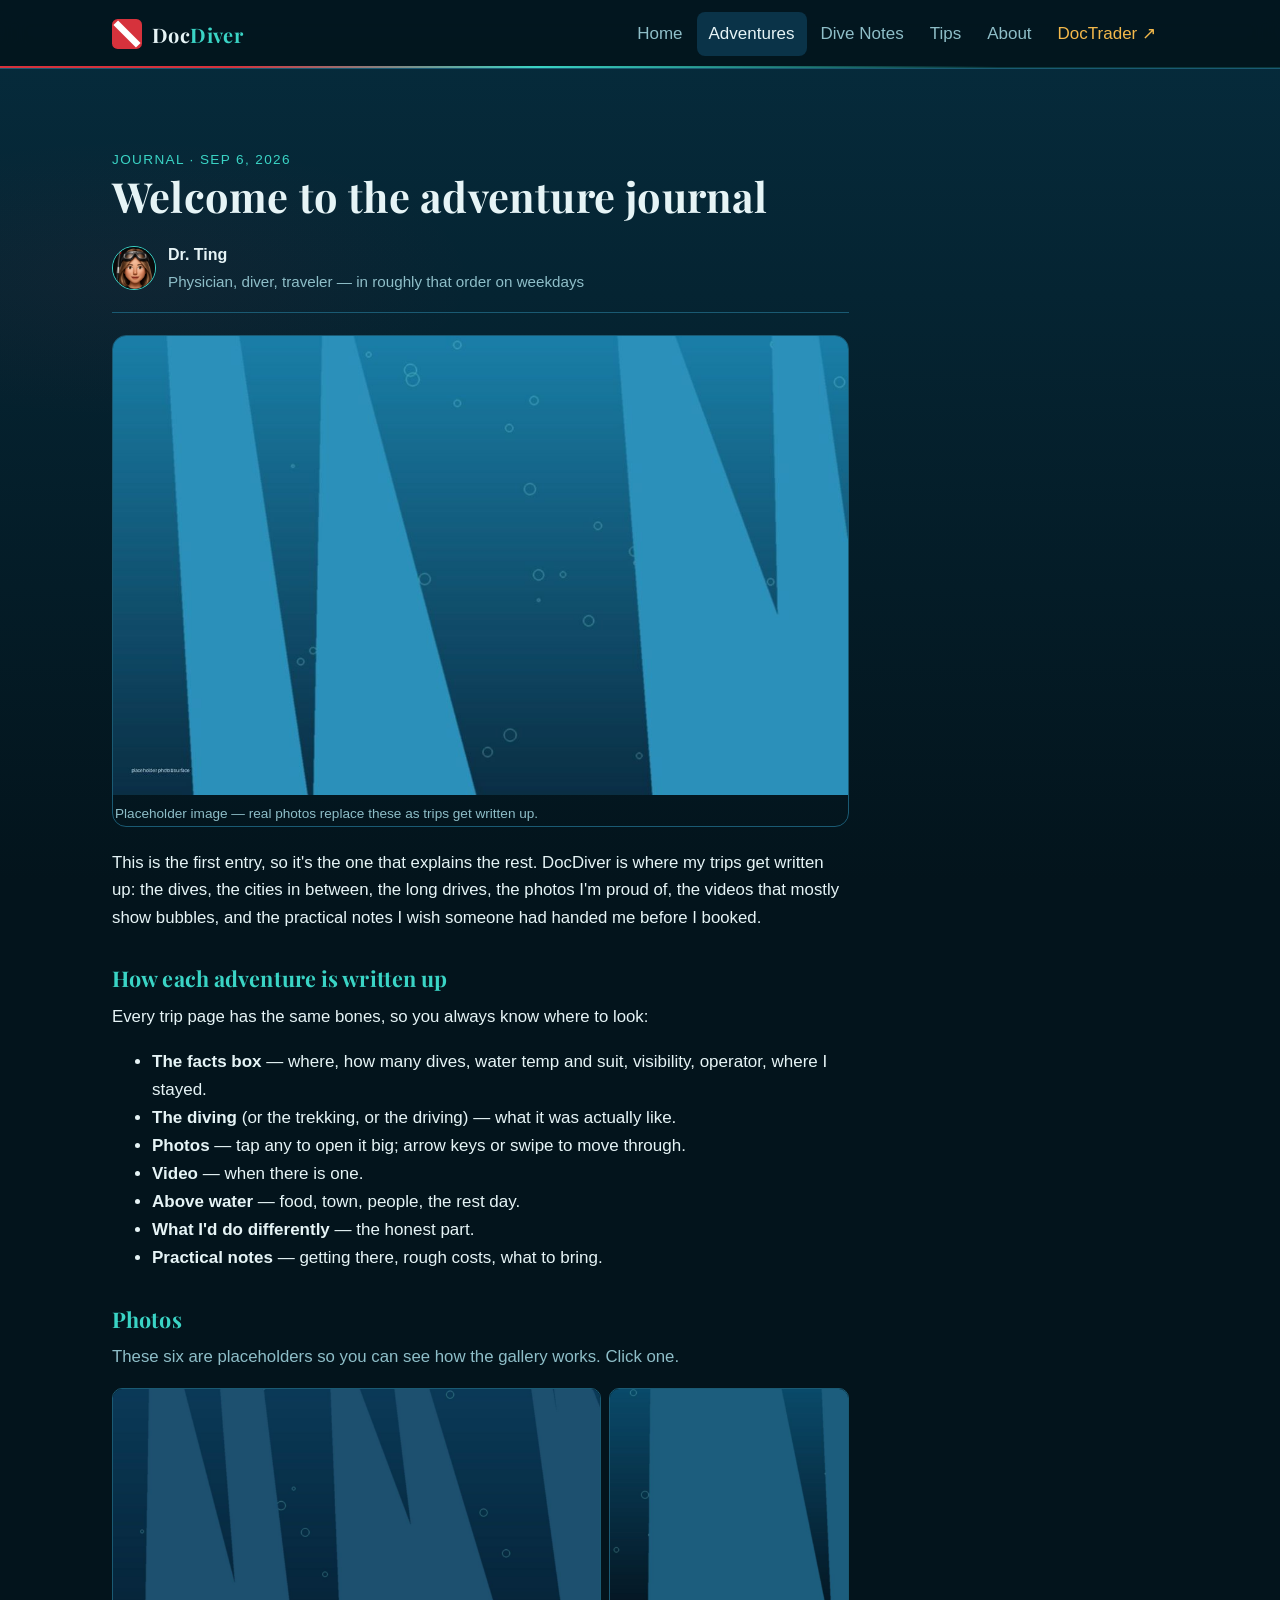
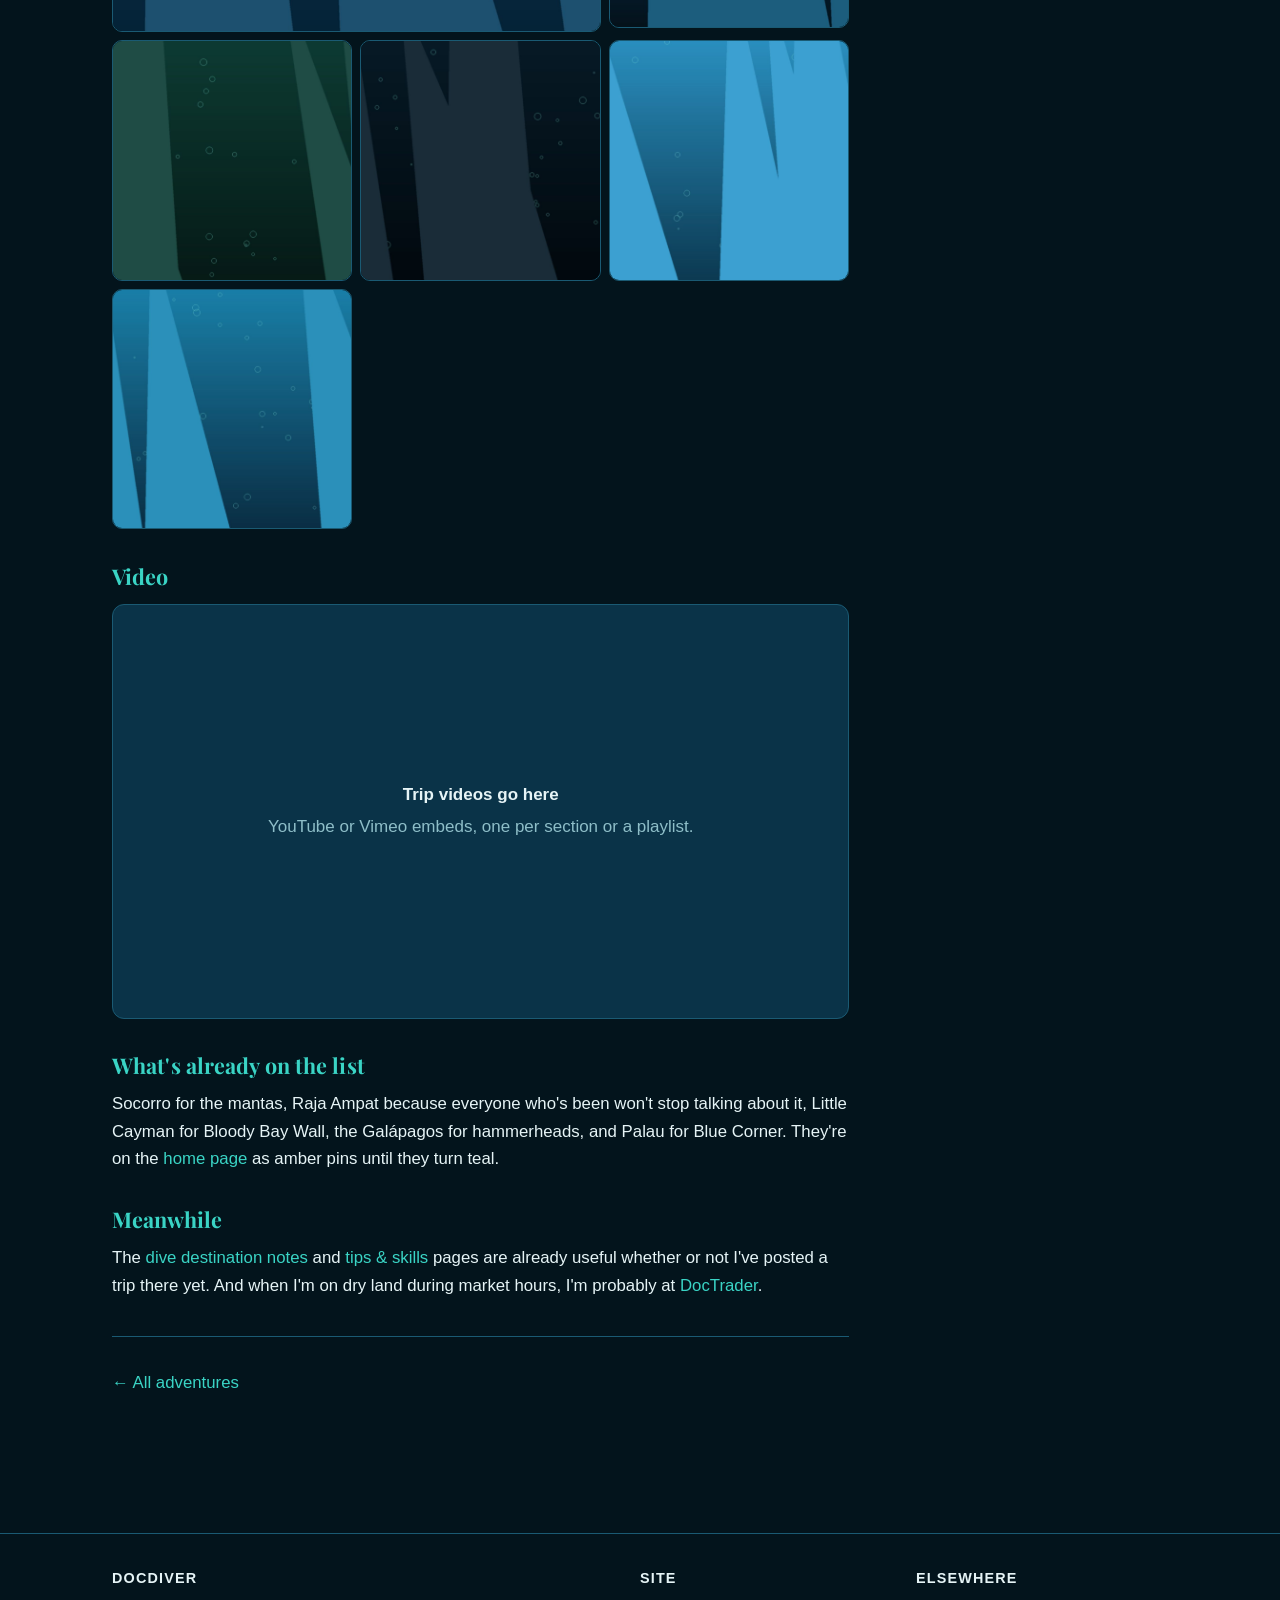
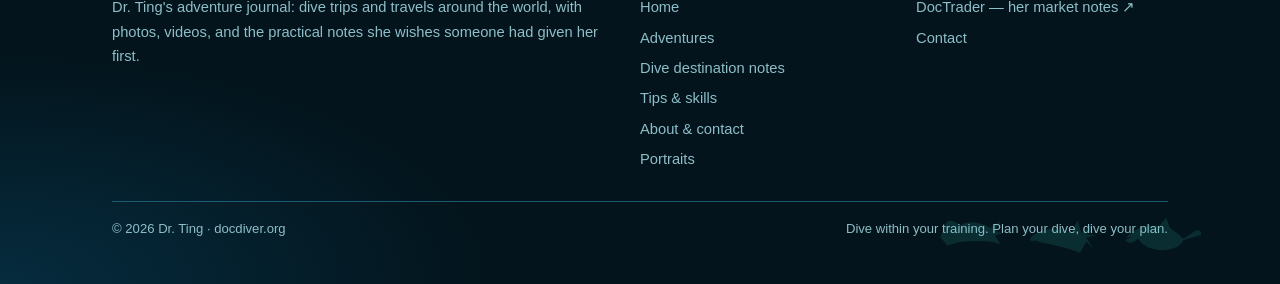
<file: adventures/welcome.html>
<!DOCTYPE html>
<html lang="en">
<head>
  <meta charset="utf-8">
  <meta name="viewport" content="width=device-width, initial-scale=1">
  <meta name="theme-color" content="#03141c">
  <meta name="color-scheme" content="dark">
  <title>Welcome to the adventure journal — DocDiver</title>
  <meta name="description" content="An adventure from Dr. Ting's travel journal.">
  <link rel="canonical" href="https://docdiver.org/adventures/welcome.html">
  <meta property="og:title" content="Welcome to the adventure journal — DocDiver">
  <meta property="og:description" content="An adventure from Dr. Ting's travel journal.">
  <meta property="og:type" content="website">
  <meta property="og:image" content="https://docdiver.org/assets/img/avatar-square.jpg">
  <link rel="icon" href="data:image/svg+xml,%3Csvg xmlns='http://www.w3.org/2000/svg' viewBox='0 0 32 32'%3E%3Crect width='32' height='32' rx='6' fill='%23d6323c'/%3E%3Cpath d='M4 4 L28 28' stroke='%23fff' stroke-width='7'/%3E%3C/svg%3E">
  <link rel="preconnect" href="https://fonts.googleapis.com">
  <link rel="preconnect" href="https://fonts.gstatic.com" crossorigin>
  <link rel="stylesheet" href="../style.css">
</head>
<body data-root="../">
<a class="skip" href="#main">Skip to content</a>
<header class="site-header">
  <div class="wrap nav">
    <a class="brand" href="../index.html" aria-label="DocDiver home">
      <svg viewBox="0 0 32 32" aria-hidden="true"><rect width="32" height="32" rx="6" fill="#d6323c"/><path d="M4 4 L28 28" stroke="#fff" stroke-width="7"/></svg>
      <span>Doc<b>Diver</b></span>
    </a>
    <button class="nav-toggle" type="button" aria-expanded="false" aria-controls="nav-links" aria-label="Open menu"><span aria-hidden="true"></span><span aria-hidden="true"></span><span aria-hidden="true"></span></button>
    <ul class="nav-links" id="nav-links">
      <li><a href="../index.html">Home</a></li>
      <li><a href="../adventures.html" aria-current="page">Adventures</a></li>
      <li><a href="../destinations.html">Dive Notes</a></li>
      <li><a href="../tips.html">Tips</a></li>
      <li><a href="../about.html">About</a></li>
      <li><a class="sister" href="https://doctrader.org/" rel="noopener noreferrer" title="Sister site: Dr. Ting's market notes">DocTrader ↗</a></li>
    </ul>
  </div>
</header>
<!-- title: Welcome to the adventure journal -->
<main id="main">
  <section class="block">
    <div class="wrap">
      <article class="post" data-slug="welcome">
        <header class="post-head">
          <div class="post-kicker">Journal · <span id="post-dates"></span></div>
          <h1>Welcome to the adventure journal</h1>
          <div class="byline"><img class="avatar sm" src="../assets/img/avatar-opt-3-face.png" alt="" width="44" height="44"><span><b>Dr. Ting</b>Physician, diver, traveler — in roughly that order on weekdays</span></div>
        </header>

        <figure class="cover"><img src="../images/welcome/cover.jpg" alt="Placeholder: sunlight through the surface"><figcaption>Placeholder image — real photos replace these as trips get written up.</figcaption></figure>

        <p>This is the first entry, so it's the one that explains the rest. DocDiver is where my trips get written up: the dives, the cities in between, the long drives, the photos I'm proud of, the videos that mostly show bubbles, and the practical notes I wish someone had handed me before I booked.</p>

        <h2>How each adventure is written up</h2>
        <p>Every trip page has the same bones, so you always know where to look:</p>
        <ul>
          <li><strong>The facts box</strong> — where, how many dives, water temp and suit, visibility, operator, where I stayed.</li>
          <li><strong>The diving</strong> (or the trekking, or the driving) — what it was actually like.</li>
          <li><strong>Photos</strong> — tap any to open it big; arrow keys or swipe to move through.</li>
          <li><strong>Video</strong> — when there is one.</li>
          <li><strong>Above water</strong> — food, town, people, the rest day.</li>
          <li><strong>What I'd do differently</strong> — the honest part.</li>
          <li><strong>Practical notes</strong> — getting there, rough costs, what to bring.</li>
        </ul>

        <h2>Photos</h2>
        <p class="small muted">These six are placeholders so you can see how the gallery works. Click one.</p>
        <div class="gallery">
          <a href="../images/welcome/reef.jpg" data-caption="Placeholder — reef" class="wide"><img src="../images/welcome/reef.jpg" alt="Placeholder reef scene" loading="lazy"></a>
          <a href="../images/welcome/wall.jpg" data-caption="Placeholder — wall"><img src="../images/welcome/wall.jpg" alt="Placeholder wall scene" loading="lazy"></a>
          <a href="../images/welcome/kelp.jpg" data-caption="Placeholder — kelp"><img src="../images/welcome/kelp.jpg" alt="Placeholder kelp scene" loading="lazy"></a>
          <a href="../images/welcome/night.jpg" data-caption="Placeholder — night dive"><img src="../images/welcome/night.jpg" alt="Placeholder night scene" loading="lazy"></a>
          <a href="../images/welcome/boat.jpg" data-caption="Placeholder — boat day"><img src="../images/welcome/boat.jpg" alt="Placeholder boat scene" loading="lazy"></a>
          <a href="../images/welcome/surface.jpg" data-caption="Placeholder — surface"><img src="../images/welcome/surface.jpg" alt="Placeholder surface scene" loading="lazy"></a>
        </div>

        <h2>Video</h2>
        <div class="video">
          <div class="placeholder"><div><b>Trip videos go here</b>YouTube or Vimeo embeds, one per section or a playlist.</div></div>
        </div>

        <h2>What's already on the list</h2>
        <p>Socorro for the mantas, Raja Ampat because everyone who's been won't stop talking about it, Little Cayman for Bloody Bay Wall, the Galápagos for hammerheads, and Palau for Blue Corner. They're on the <a href="../index.html">home page</a> as amber pins until they turn teal.</p>

        <h2>Meanwhile</h2>
        <p>The <a href="../destinations.html">dive destination notes</a> and <a href="../tips.html">tips &amp; skills</a> pages are already useful whether or not I've posted a trip there yet. And when I'm on dry land during market hours, I'm probably at <a href="https://doctrader.org/" rel="noopener noreferrer">DocTrader</a>.</p>

        <nav class="post-nav" id="post-nav" aria-label="Older and newer adventures"></nav>
        <p class="small" style="margin-top:14px"><a href="../adventures.html">← All adventures</a></p>
      </article>
    </div>
  </section>
</main>
<footer class="site-footer">
  <div class="wrap">
    <div class="footer-grid">
      <div>
        <h4>DocDiver</h4>
        <p>Dr. Ting's adventure journal: dive trips and travels around the world, with photos, videos, and the practical notes she wishes someone had given her first.</p>
      </div>
      <div>
        <h4>Site</h4>
        <ul>
          <li><a href="../index.html">Home</a></li>
          <li><a href="../adventures.html">Adventures</a></li>
          <li><a href="../destinations.html">Dive destination notes</a></li>
          <li><a href="../tips.html">Tips &amp; skills</a></li>
          <li><a href="../about.html">About &amp; contact</a></li>
          <li><a href="../avatars.html">Portraits</a></li>
        </ul>
      </div>
      <div>
        <h4>Elsewhere</h4>
        <ul>
          <li><a href="https://doctrader.org/" rel="noopener noreferrer">DocTrader — her market notes ↗</a></li>
          <li><a href="../about.html#contact">Contact</a></li>
        </ul>
      </div>
    </div>
    <div class="footer-bottom">
      <span>© <span id="year">2026</span> Dr. Ting · docdiver.org</span>
      <span>Dive within your training. Plan your dive, dive your plan.</span>
    </div>
  </div>
</footer>
<script src="../data/adventures.js"></script>
<script src="../assets/site.js"></script>
</body>
</html>
</file>
<file: style.css>
/* DocDiver — ocean dark theme, sister of DocTrader.
   Static site, no build step. Edit freely. */
@import url('https://fonts.googleapis.com/css2?family=Playfair+Display:wght@600;700&display=swap');

:root {
  --bg: #03141c;
  --bg-2: #052433;
  --surface: #0a3348;
  --surface-2: #0d4058;
  --line: #1a5a73;
  --text: #e6f4f6;
  --muted: #8ebec8;
  --teal: #3ad4c5;
  --teal-2: #1aae9f;
  --teal-soft: rgba(58, 212, 197, 0.12);
  --atlantic: #0a4d6e;
  --caribbean: #2ec8b8;
  --warn: #f2b84b;
  --flag-red: #d6323c;
  --radius: 14px;
  --maxw: 1100px;
  --font: -apple-system, BlinkMacSystemFont, "Segoe UI", Roboto, Helvetica, Arial, sans-serif;
  --serif: "Playfair Display", Georgia, "Times New Roman", serif;
  --mono: ui-monospace, SFMono-Regular, Menlo, Consolas, monospace;
}

* { box-sizing: border-box; }
html { scroll-behavior: smooth; background: var(--bg); color-scheme: dark; }
body {
  margin: 0;
  min-height: 100vh;
  font-family: var(--font);
  font-size: 17px;
  line-height: 1.65;
  color: var(--text);
  background:
    radial-gradient(1100px 480px at 84% -8%, rgba(46, 200, 184, 0.14), transparent 58%),
    radial-gradient(900px 420px at 0% 100%, rgba(10, 77, 110, 0.42), transparent 55%),
    radial-gradient(700px 280px at 10% 8%, rgba(214, 50, 60, 0.05), transparent 50%),
    linear-gradient(180deg, #062c3d 0%, var(--bg) 880px);
  -webkit-font-smoothing: antialiased;
}
a { color: var(--teal); text-decoration: none; }
a:hover { text-decoration: underline; }
:focus { outline: none; }
:focus-visible {
  outline: 2px solid var(--teal);
  outline-offset: 3px;
}
img { max-width: 100%; display: block; height: auto; }
h1, h2 { font-family: var(--serif); font-weight: 700; letter-spacing: 0.005em; }
h1, h2, h3, h4 { line-height: 1.2; margin: 0 0 0.5em; }
[id] { scroll-margin-top: 84px; }
h1 { font-size: clamp(2rem, 5vw, 3.2rem); }
h2 { font-size: clamp(1.5rem, 3vw, 2rem); }
h3 { font-size: 1.2rem; }
p { margin: 0 0 1em; }
.muted { color: var(--muted); }
.small { font-size: 0.9rem; }
code { font-family: var(--mono); font-size: 0.9em; background: var(--surface-2); padding: 0.1em 0.4em; border-radius: 6px; }

.wrap { max-width: var(--maxw); margin: 0 auto; padding: 0 22px; }

/* Skip link */
.skip { position: absolute; left: -999px; top: 8px; background: var(--teal); color: #032; padding: 8px 12px; border-radius: 8px; z-index: 100; }
.skip:focus { left: 8px; }

/* Header / nav */
.site-header {
  position: sticky; top: 0; z-index: 50;
  background: rgba(3, 20, 28, 0.90);
  backdrop-filter: blur(12px);
  -webkit-backdrop-filter: blur(12px);
  border-bottom: 1px solid var(--line);
  box-shadow: inset 0 -1px 0 rgba(47, 214, 194, 0.18);
}
.site-header::after {
  content: "";
  position: absolute; left: 0; right: 0; bottom: 0; height: 2px;
  background: linear-gradient(90deg, var(--flag-red) 0%, var(--flag-red) 18%, var(--teal) 42%, transparent 78%);
  pointer-events: none;
}
.nav { display: flex; align-items: center; justify-content: space-between; min-height: 68px; gap: 16px; }
.brand { display: flex; align-items: center; gap: 10px; font-family: var(--serif); font-weight: 700; font-size: 1.25rem; color: var(--text); letter-spacing: 0.02em; }
.brand:hover { text-decoration: none; }
.brand svg { width: 30px; height: 30px; flex: none; }
.brand span b { color: var(--teal); }
.nav-links { display: flex; align-items: center; gap: 2px; list-style: none; margin: 0; padding: 0; }
.nav-links a {
  display: block; padding: 8px 12px; border-radius: 8px;
  color: var(--muted); font-weight: 500;
}
.nav-links a:hover, .nav-links a[aria-current="page"] { color: var(--text); background: var(--surface); text-decoration: none; }
.nav-links a.sister { color: var(--warn); }
.nav-links a.sister:hover { background: rgba(242, 184, 75, 0.12); }
.nav-toggle {
  display: none; background: none; border: 1px solid var(--line); color: var(--text);
  border-radius: 10px; width: 44px; height: 44px; padding: 0; cursor: pointer;
  flex-direction: column; justify-content: center; align-items: center; gap: 5px;
}
.nav-toggle span {
  display: block; width: 18px; height: 2px; background: currentColor; border-radius: 2px;
  transition: transform 0.18s ease, opacity 0.18s ease;
}
.nav-toggle[aria-expanded="true"] span:nth-child(1) { transform: translateY(7px) rotate(45deg); }
.nav-toggle[aria-expanded="true"] span:nth-child(2) { opacity: 0; }
.nav-toggle[aria-expanded="true"] span:nth-child(3) { transform: translateY(-7px) rotate(-45deg); }

@media (max-width: 820px) {
  .nav-toggle { display: inline-flex; }
  .nav-links {
    display: none; position: absolute; left: 0; right: 0; top: 68px;
    flex-direction: column; align-items: stretch; gap: 0;
    background: rgba(8, 32, 44, 0.98); border-bottom: 1px solid var(--line);
    padding: 10px 16px 16px; box-shadow: 0 16px 40px rgba(0, 0, 0, 0.35);
  }
  .nav-links.open { display: flex; }
  .nav-links a { padding: 13px 12px; font-size: 1.05rem; }
  body.nav-open { overflow: hidden; }
}

/* Hero */
.hero {
  position: relative; overflow: hidden;
  padding: clamp(56px, 10vw, 110px) 0 clamp(48px, 8vw, 90px);
  border-bottom: 1px solid var(--line);
}
.hero .eyebrow {
  display: inline-flex; align-items: center; gap: 8px; font-size: 0.78rem; letter-spacing: 0.16em; text-transform: uppercase;
  color: var(--teal); background: var(--teal-soft); border: 1px solid rgba(47, 214, 194, 0.25);
  padding: 5px 12px; border-radius: 999px; margin-bottom: 20px; font-weight: 600;
}
.motif { width: 28px; height: 14px; fill: currentColor; flex: none; }
.hero h1 { max-width: 16ch; }
.hero p.lede { font-size: 1.2rem; max-width: 56ch; color: var(--muted); }
.hero .actions { display: flex; flex-wrap: wrap; gap: 12px; margin-top: 24px; }
.waves {
  position: absolute; left: 0; right: 0; bottom: -2px; width: 100%; height: 110px;
  pointer-events: none; opacity: 0.95;
}
.hero-life {
  position: absolute; left: 0; right: 0; bottom: 18px; width: 100%; height: 86px;
  pointer-events: none; opacity: 0.22;
}
.hero-life .dolphin { fill: var(--caribbean); }
.hero-life .mahi { fill: var(--teal); }
.hero-life .tuna { fill: var(--atlantic); }
.bubbles { position: absolute; inset: 0; pointer-events: none; overflow: hidden; }
.bubbles i {
  position: absolute; bottom: -40px; width: 10px; height: 10px; border-radius: 50%;
  border: 1px solid rgba(47, 214, 194, 0.35); background: rgba(47, 214, 194, 0.06);
  animation: rise 14s linear infinite;
}
.bubbles i:nth-child(1) { left: 12%; animation-duration: 16s; }
.bubbles i:nth-child(2) { left: 28%; width: 6px; height: 6px; animation-duration: 12s; animation-delay: 3s; }
.bubbles i:nth-child(3) { left: 55%; width: 14px; height: 14px; animation-duration: 20s; animation-delay: 1s; }
.bubbles i:nth-child(4) { left: 71%; animation-duration: 15s; animation-delay: 6s; }
.bubbles i:nth-child(5) { left: 88%; width: 7px; height: 7px; animation-duration: 13s; animation-delay: 4s; }
@keyframes rise { to { transform: translateY(-120vh); opacity: 0; } }
@media (prefers-reduced-motion: reduce) { .bubbles i { animation: none; display: none; } }

/* Buttons */
.btn {
  display: inline-block; padding: 12px 18px; border-radius: 10px; font-weight: 600;
  border: 1px solid var(--teal); color: #03211f; background: var(--teal);
  transition: transform 0.12s ease, background 0.12s ease, filter 0.12s ease;
}
.btn:hover { text-decoration: none; background: #5ce4d2; transform: translateY(-1px); }
.btn.ghost { background: transparent; color: var(--teal); }
.btn.ghost:hover { background: var(--teal-soft); }
.btn.gold { background: transparent; border-color: var(--warn); color: var(--warn); }
.btn.gold:hover { background: rgba(242, 184, 75, 0.12); }

/* Sections */
section.block { padding: clamp(48px, 7vw, 80px) 0; }
section.block + section.block { border-top: 1px solid var(--line); }
.section-head h2 { position: relative; padding-bottom: 8px; }
.section-head h2::after { content: ""; position: absolute; left: 0; bottom: 0; width: 44px; height: 2px; background: linear-gradient(90deg, var(--teal), transparent); }
.section-head { display: flex; align-items: baseline; justify-content: space-between; gap: 16px; flex-wrap: wrap; margin-bottom: 26px; }
.section-head p { margin: 0; color: var(--muted); }

/* Cards */
.grid { display: grid; gap: 18px; grid-template-columns: repeat(auto-fit, minmax(260px, 1fr)); }
.card {
  position: relative;
  background: linear-gradient(160deg, var(--surface-2) 0%, var(--surface) 42%, var(--surface) 100%);
  border: 1px solid var(--line); border-radius: var(--radius);
  padding: 24px; display: flex; flex-direction: column; gap: 8px;
  transition: border-color 0.15s ease, transform 0.15s ease;
}
.card:hover { border-color: var(--teal-2); transform: translateY(-2px); }
.card h3 { margin-bottom: 2px; }
.card .meta { font-size: 0.85rem; color: var(--muted); }
.card p:last-child { margin-bottom: 0; }
.card .more { margin-top: auto; font-weight: 600; }
.tags { display: flex; flex-wrap: wrap; gap: 6px; margin-top: 6px; }
.tag {
  font-size: 0.75rem; letter-spacing: 0.04em; text-transform: uppercase;
  color: var(--teal); background: var(--teal-soft); border: 1px solid rgba(47, 214, 194, 0.25);
  padding: 2px 8px; border-radius: 999px;
}
.tag.warm { color: var(--warn); background: rgba(242, 184, 75, 0.10); border-color: rgba(242, 184, 75, 0.3); }

/* Stats strip */
.stats { display: grid; grid-template-columns: repeat(auto-fit, minmax(150px, 1fr)); gap: 12px; margin-top: 28px; }
.stat { background: rgba(12, 42, 57, 0.6); border: 1px solid var(--line); border-radius: 12px; padding: 14px 16px; }
.stat b { display: block; font-size: 1.5rem; color: var(--teal); }
.stat span { font-size: 0.85rem; color: var(--muted); }

/* Trip log entries */
.entry { display: grid; grid-template-columns: 150px 1fr; gap: 24px; padding: 28px 0; border-top: 1px solid var(--line); }
.entry:first-of-type { border-top: 0; }
.entry .when { color: var(--muted); font-size: 0.95rem; }
.entry .when b { display: block; color: var(--text); font-size: 1.05rem; }
.entry h3 { font-size: 1.35rem; }
.entry .facts { display: grid; grid-template-columns: repeat(auto-fit, minmax(140px, 1fr)); gap: 10px; margin: 12px 0 16px; }
.entry .facts div { background: var(--surface); border: 1px solid var(--line); border-radius: 10px; padding: 8px 12px; font-size: 0.9rem; }
.entry .facts span { display: block; color: var(--muted); font-size: 0.75rem; text-transform: uppercase; letter-spacing: 0.06em; }
.entry ul { padding-left: 1.2em; margin: 0 0 1em; }
.entry li { margin-bottom: 4px; }
@media (max-width: 700px) { .entry { grid-template-columns: 1fr; gap: 8px; } }

/* Prose / tips */
.prose { max-width: 72ch; }
.prose h2 { margin-top: 1.6em; padding-top: 0.6em; }
.prose h3 { margin-top: 1.4em; color: var(--teal); }
.prose ul, .prose ol { padding-left: 1.3em; }
.prose li { margin-bottom: 6px; }
.callout {
  border-left: 3px solid var(--teal); background: var(--teal-soft);
  padding: 14px 18px; border-radius: 0 10px 10px 0; margin: 20px 0;
}
.callout.warn { border-color: var(--warn); background: rgba(242, 184, 75, 0.08); }
.callout p:last-child { margin: 0; }

/* Two-column layout w/ sticky TOC */
.with-toc { display: grid; grid-template-columns: 220px 1fr; gap: 40px; align-items: start; }
.with-toc > * { min-width: 0; }
.toc { position: sticky; top: 84px; font-size: 0.92rem; }
.toc h4 { text-transform: uppercase; letter-spacing: 0.08em; font-size: 0.75rem; color: var(--muted); }
.toc ol { list-style: none; padding: 0; margin: 0; }
.toc li { margin: 0; }
.toc a { display: block; padding: 6px 10px; border-left: 2px solid var(--line); color: var(--muted); }
.toc a:hover { color: var(--text); border-color: var(--teal); text-decoration: none; }
@media (max-width: 860px) { .with-toc { grid-template-columns: 1fr; } .toc { position: static; } .toc ol { display: flex; flex-wrap: wrap; gap: 6px; } .toc a { border: 1px solid var(--line); border-radius: 999px; padding: 4px 12px; } }

/* Tables */
.table-wrap { overflow-x: auto; border: 1px solid var(--line); border-radius: 12px; }
table { width: 100%; border-collapse: collapse; font-size: 0.95rem; min-width: 560px; }
th, td { text-align: left; padding: 10px 14px; border-bottom: 1px solid var(--line); vertical-align: top; }
th { background: var(--surface); color: var(--muted); font-weight: 600; font-size: 0.8rem; text-transform: uppercase; letter-spacing: 0.06em; }
tr:last-child td { border-bottom: 0; }
td.num { font-family: var(--mono); white-space: nowrap; }

/* Checklist */
.checklist { list-style: none; padding: 0; margin: 0; columns: 2; column-gap: 32px; }
.checklist li { break-inside: avoid; padding: 6px 0 6px 28px; position: relative; border-bottom: 1px dashed var(--line); }
.checklist li::before {
  content: ""; position: absolute; left: 0; top: 11px; width: 16px; height: 16px;
  border: 1.5px solid var(--teal-2); border-radius: 4px;
}
@media (max-width: 640px) { .checklist { columns: 1; } }

/* Sister site banner */
.sister-banner {
  display: flex; align-items: center; justify-content: space-between; gap: 18px; flex-wrap: wrap;
  border: 1px solid rgba(242, 184, 75, 0.35);
  background: linear-gradient(90deg, rgba(242, 184, 75, 0.10), transparent 70%);
  border-radius: var(--radius); padding: 20px 24px;
}
.sister-banner h3 { margin: 0 0 4px; }
.sister-banner h3 b { color: var(--warn); }
.sister-banner p { margin: 0; color: var(--muted); }

/* Contact */
.contact-grid { display: grid; grid-template-columns: repeat(auto-fit, minmax(240px, 1fr)); gap: 18px; }
.contact-grid .card a { font-weight: 600; }

/* Footer */
.site-footer {
  position: relative;
  border-top: 1px solid var(--line); padding: 36px 0 44px; margin-top: 40px;
  color: var(--muted); font-size: 0.92rem;
  overflow: hidden;
}
.site-footer::before {
  content: ""; position: absolute; right: 5%; bottom: 18px; width: 280px; height: 56px;
  pointer-events: none; opacity: 0.13;
  background: url("data:image/svg+xml,%3Csvg xmlns='http://www.w3.org/2000/svg' viewBox='0 0 280 56' fill='%233ad4c5'%3E%3Cpath d='M6 30 16 8c6-3 12 0 18 6 10-8 28-6 44 3l14-10-8 14 10 4-10 3 8 12c-20-6-40-4-58-3L16 42 6 30z' transform='translate(0 6) scale(.7)'/%3E%3Cpath d='M6 30c16-14 42-16 64-6l10-20 6 20 20-14-12 16 16 2-16 4 12 18-12-12-10 18C52 44 26 42 10 36 4 40 2 34 6 30z' transform='translate(92 8) scale(.62)'/%3E%3Cpath d='M4 38c12-14 32-22 52-18l12-14 6 16c8 6 16 12 22 18l18-12c6-4 12 0 10 6L96 42c-4 10-20 18-40 16S30 48 22 40c-8 8-16 8-20 2 6-2 10-4 12-6-4 2-8 2-10 2z' transform='translate(188 4) scale(.62)'/%3E%3C/svg%3E") no-repeat right bottom / contain;
}
.footer-grid { display: grid; grid-template-columns: 2fr 1fr 1fr; gap: 24px; }
.site-footer h4 { color: var(--text); font-size: 0.9rem; text-transform: uppercase; letter-spacing: 0.08em; margin-bottom: 8px; }
.site-footer ul { list-style: none; padding: 0; margin: 0; }
.site-footer li { margin-bottom: 6px; }
.site-footer a { color: var(--muted); }
.site-footer a:hover { color: var(--teal); }
.footer-bottom { margin-top: 24px; padding-top: 16px; border-top: 1px solid var(--line); display: flex; justify-content: space-between; flex-wrap: wrap; gap: 8px; font-size: 0.82rem; }
@media (max-width: 700px) { .footer-grid { grid-template-columns: 1fr; } }

/* Page hero (interior pages) */
.page-head {
  position: relative;
  padding: clamp(44px, 6vw, 72px) 0 clamp(28px, 4vw, 44px);
  border-bottom: 1px solid var(--line);
  background:
    radial-gradient(700px 180px at 88% 0%, rgba(46, 200, 184, 0.08), transparent 60%),
    radial-gradient(500px 160px at 8% 120%, rgba(10, 77, 110, 0.35), transparent 70%);
}
.page-head::after {
  content: ""; position: absolute; right: 6%; bottom: 12px; width: 92px; height: 32px;
  pointer-events: none; opacity: 0.14;
  background: url("data:image/svg+xml,%3Csvg xmlns='http://www.w3.org/2000/svg' viewBox='0 0 128 64' fill='%233ad4c5'%3E%3Cpath d='M4 38c12-14 32-22 52-18l12-14 6 16c8 6 16 12 22 18l18-12c6-4 12 0 10 6L96 42c-4 10-20 18-40 16S30 48 22 40c-8 8-16 8-20 2 6-2 10-4 12-6-4 2-8 2-10 2z'/%3E%3C/svg%3E") no-repeat right bottom / contain;
}
.page-head h1 { margin-bottom: 10px; }
.page-head p { color: var(--muted); font-size: 1.1rem; max-width: 60ch; margin: 0; }
.page-head-row { display: grid; grid-template-columns: 1fr auto; gap: 28px; align-items: center; }
@media (max-width: 700px) { .page-head-row { grid-template-columns: 1fr; } .page-head-row .avatar { order: -1; } }

/* Details/accordion */
details { border: 1px solid var(--line); border-radius: 10px; background: var(--surface); margin-bottom: 10px; }
summary { cursor: pointer; padding: 12px 16px; font-weight: 600; list-style: none; }
summary::-webkit-details-marker { display: none; }
summary::before { content: "+"; display: inline-block; width: 1.2em; color: var(--teal); }
details[open] summary::before { content: "–"; }
details .body { padding: 0 16px 14px 16px; color: var(--muted); }
details .body p:last-child { margin: 0; }

/* ===== Dr. Ting additions: avatar, adventures, gallery, lightbox ===== */
.avatar { width: 84px; height: 84px; border-radius: 50%; object-fit: cover; object-position: 50% 18%; border: 2px solid var(--teal); box-shadow: 0 0 0 4px rgba(47,214,194,0.15); background: var(--surface-2); }
.avatar.sm { width: 44px; height: 44px; border-width: 1.5px; box-shadow: none; }
.avatar.md { width: 96px; height: 96px; }
.avatar.lg {
  width: 260px; height: 260px; border-radius: 22%; object-position: center;
  border: 0; box-shadow: 0 16px 40px rgba(0,0,0,0.5), 0 0 0 1px rgba(47,214,194,0.35);
  background: var(--surface-2); filter: none;
}
.byline { display: flex; align-items: center; gap: 12px; color: var(--muted); font-size: 0.95rem; }
.byline b { color: var(--text); display: block; font-size: 1rem; }
.hero-row { display: grid; grid-template-columns: 1fr auto; gap: 40px; align-items: center; }
@media (max-width: 760px) { .hero-row { grid-template-columns: 1fr; } .hero-row .avatar.lg { width: 168px; height: 168px; justify-self: start; order: -1; } }

.look-trio { display: grid; grid-template-columns: repeat(3, 1fr); gap: 18px; list-style: none; margin: 0; padding: 0; }
.look-trio a {
  display: block; color: var(--text); background: var(--surface); border: 1px solid var(--line);
  border-radius: var(--radius); overflow: hidden; transition: border-color .15s, transform .15s;
}
.look-trio a:hover { text-decoration: none; border-color: var(--teal-2); transform: translateY(-2px); }
.look-trio img { width: 100%; aspect-ratio: 1; object-fit: cover; }
.look-trio figcaption, .look-trio span.cap {
  display: block; padding: 12px 14px 14px; font-size: 0.92rem; color: var(--muted);
}
.look-trio strong { display: block; color: var(--text); font-size: 1rem; }
@media (max-width: 640px) { .look-trio { grid-template-columns: 1fr; } }

.portrait-grid { display: grid; gap: 22px; grid-template-columns: repeat(auto-fit, minmax(260px, 1fr)); }
.portrait-card { background: var(--surface); border: 1px solid var(--line); border-radius: var(--radius); overflow: hidden; }
.portrait-card img { width: 100%; aspect-ratio: 1; object-fit: cover; }
.portrait-card .body { padding: 16px 18px 18px; }
.portrait-card h2 { font-size: 1.2rem; margin-bottom: 6px; }
.faces-row { display: flex; gap: 14px; flex-wrap: wrap; margin-top: 10px; }
.faces-row img { width: 88px; height: 88px; border-radius: 50%; object-fit: cover; object-position: 50% 18%; border: 2px solid var(--teal); }

/* Adventure cards */
.adv-grid { display: grid; gap: 18px; grid-template-columns: repeat(auto-fill, minmax(280px, 1fr)); }
.adv-card { display: flex; flex-direction: column; background: var(--surface); border: 1px solid var(--line); border-radius: var(--radius); overflow: hidden; color: var(--text); transition: border-color .15s, transform .15s; }
.adv-card:hover { text-decoration: none; border-color: var(--teal-2); transform: translateY(-2px); }
.adv-cover { aspect-ratio: 16 / 10; background: linear-gradient(135deg, #0a4d6e, #03141c); position: relative; overflow: hidden; }
.adv-cover::after {
  content: ""; position: absolute; right: 10px; bottom: 10px; width: 62px; height: 30px;
  pointer-events: none; opacity: 0.22;
  background: url("data:image/svg+xml,%3Csvg xmlns='http://www.w3.org/2000/svg' viewBox='0 0 128 64' fill='%23e6f4f6'%3E%3Cpath d='M4 32 16 6c8-4 16 0 24 8 14-10 38-8 58 4l20-14-10 18 14 6-14 4 10 16c-26-8-54-6-78-4L18 48 4 32z'/%3E%3C/svg%3E") no-repeat center / contain;
}
.adv-card[data-type="Dive"] .adv-cover::after,
.adv-card[data-type="Liveaboard"] .adv-cover::after {
  background-image: url("data:image/svg+xml,%3Csvg xmlns='http://www.w3.org/2000/svg' viewBox='0 0 128 64' fill='%23e6f4f6'%3E%3Cpath d='M6 30c16-14 42-16 64-6l10-20 6 20 20-14-12 16 16 2-16 4 12 18-12-12-10 18C52 44 26 42 10 36 4 40 2 34 6 30z'/%3E%3C/svg%3E");
}
.adv-card[data-type="Journal"] .adv-cover::after {
  background-image: url("data:image/svg+xml,%3Csvg xmlns='http://www.w3.org/2000/svg' viewBox='0 0 128 64' fill='%23e6f4f6'%3E%3Cpath d='M4 38c12-14 32-22 52-18l12-14 6 16c8 6 16 12 22 18l18-12c6-4 12 0 10 6L96 42c-4 10-20 18-40 16S30 48 22 40c-8 8-16 8-20 2 6-2 10-4 12-6-4 2-8 2-10 2z'/%3E%3C/svg%3E");
}
.empty-marine { text-align: center; padding: 28px 12px 8px; color: var(--muted); }
.empty-marine svg { width: 72px; height: 36px; fill: var(--caribbean); opacity: 0.45; margin: 0 auto 10px; display: block; }
.card.motif-dolphin::after,
.card.motif-mahi::after,
.card.motif-tuna::after {
  content: ""; position: absolute; right: 14px; bottom: 12px; width: 46px; height: 22px;
  pointer-events: none; opacity: 0.14;
  background: no-repeat center / contain;
}
.card.motif-dolphin::after {
  background-image: url("data:image/svg+xml,%3Csvg xmlns='http://www.w3.org/2000/svg' viewBox='0 0 128 64' fill='%233ad4c5'%3E%3Cpath d='M4 38c12-14 32-22 52-18l12-14 6 16c8 6 16 12 22 18l18-12c6-4 12 0 10 6L96 42c-4 10-20 18-40 16S30 48 22 40c-8 8-16 8-20 2 6-2 10-4 12-6-4 2-8 2-10 2z'/%3E%3C/svg%3E");
}
.card.motif-mahi::after {
  background-image: url("data:image/svg+xml,%3Csvg xmlns='http://www.w3.org/2000/svg' viewBox='0 0 128 64' fill='%233ad4c5'%3E%3Cpath d='M4 32 16 6c8-4 16 0 24 8 14-10 38-8 58 4l20-14-10 18 14 6-14 4 10 16c-26-8-54-6-78-4L18 48 4 32z'/%3E%3C/svg%3E");
}
.card.motif-tuna::after {
  background-image: url("data:image/svg+xml,%3Csvg xmlns='http://www.w3.org/2000/svg' viewBox='0 0 128 64' fill='%233ad4c5'%3E%3Cpath d='M6 30c16-14 42-16 64-6l10-20 6 20 20-14-12 16 16 2-16 4 12 18-12-12-10 18C52 44 26 42 10 36 4 40 2 34 6 30z'/%3E%3C/svg%3E");
}
.adv-cover img { width: 100%; height: 100%; object-fit: cover; display: block; }
.adv-cover .type { position: absolute; top: 10px; left: 10px; }
.adv-body { padding: 16px 18px 18px; display: flex; flex-direction: column; gap: 6px; flex: 1; }
.adv-body h3 { margin: 0; font-size: 1.15rem; }
.adv-body .where { color: var(--teal); font-size: 0.85rem; letter-spacing: .04em; text-transform: uppercase; }
.adv-body p { color: var(--muted); font-size: 0.95rem; margin: 0; }
.adv-body .when { margin-top: auto; padding-top: 8px; font-size: 0.82rem; color: var(--muted); font-family: var(--mono); }
.adv-card.featured { grid-column: 1 / -1; display: grid; grid-template-columns: 1.3fr 1fr; }
.adv-card.featured .adv-cover { aspect-ratio: auto; min-height: 320px; }
.adv-card.featured .adv-body h3 { font-size: 1.6rem; }
@media (max-width: 760px) { .adv-card.featured { grid-template-columns: 1fr; } .adv-card.featured .adv-cover { aspect-ratio: 16/10; min-height: 0; } }
.filters { display: flex; gap: 6px; flex-wrap: wrap; margin-bottom: 18px; }
.filters button { background: var(--surface); border: 1px solid var(--line); color: var(--muted); border-radius: 999px; padding: 5px 12px; font-size: 0.85rem; cursor: pointer; font: inherit; }
.filters button[aria-pressed="true"] { color: var(--teal); border-color: var(--teal-2); background: var(--teal-soft); }
.pin-list { display: flex; flex-wrap: wrap; gap: 8px; }
.pin { display: inline-flex; align-items: center; gap: 6px; background: var(--surface); border: 1px solid var(--line); border-radius: 999px; padding: 6px 12px; font-size: 0.9rem; color: var(--text); }
.pin:hover { border-color: var(--teal-2); text-decoration: none; }
.pin i { width: 8px; height: 8px; border-radius: 50%; background: var(--teal); display: inline-block; }
.pin.soon i { background: var(--warn); }

/* Adventure post */
.post { max-width: 78ch; }
.post-head { border-bottom: 1px solid var(--line); padding-bottom: 18px; margin-bottom: 22px; }
.post-head h1 { font-size: clamp(1.8rem, 4.5vw, 2.6rem); }
.post-kicker { color: var(--teal); font-size: 0.85rem; letter-spacing: .1em; text-transform: uppercase; }
.post h2 { font-size: 1.35rem; color: var(--teal); margin-top: 1.6em; }
.post p { font-size: 1.05rem; }
.facts-box { display: grid; grid-template-columns: repeat(auto-fit, minmax(150px, 1fr)); gap: 10px; margin: 18px 0 24px; }
.facts-box div { background: var(--surface); border: 1px solid var(--line); border-radius: 10px; padding: 8px 12px; font-size: 0.92rem; }
.facts-box span { display: block; color: var(--muted); font-size: 0.72rem; text-transform: uppercase; letter-spacing: .06em; }
.cover { border-radius: var(--radius); overflow: hidden; border: 1px solid var(--line); margin: 0 0 22px; }
.cover img { width: 100%; display: block; }
figure { margin: 0; }
figcaption { font-size: 0.85rem; color: var(--muted); padding: 8px 2px 0; }
.gallery { display: grid; grid-template-columns: repeat(auto-fill, minmax(180px, 1fr)); gap: 8px; margin: 14px 0 24px; }
.gallery a { display: block; aspect-ratio: 1; border-radius: 10px; overflow: hidden; border: 1px solid var(--line); background: var(--surface); }
.gallery img { width: 100%; height: 100%; object-fit: cover; display: block; transition: transform .2s; }
.gallery a:hover img { transform: scale(1.04); }
.gallery a.wide { grid-column: span 2; aspect-ratio: 2 / 1; }
.video { position: relative; aspect-ratio: 16 / 9; border-radius: 12px; overflow: hidden; border: 1px solid var(--line); background: var(--surface); margin: 14px 0 24px; }
.video iframe { position: absolute; inset: 0; width: 100%; height: 100%; border: 0; }
.video .placeholder { position: absolute; inset: 0; display: grid; place-items: center; color: var(--muted); text-align: center; padding: 20px; }
.video .placeholder b { display: block; color: var(--text); margin-bottom: 4px; }
.post-nav { display: flex; justify-content: space-between; gap: 16px; margin-top: 36px; padding-top: 18px; border-top: 1px solid var(--line); font-weight: 600; }

/* Lightbox */
.lb { position: fixed; inset: 0; background: rgba(3, 10, 14, 0.94); display: none; align-items: center; justify-content: center; z-index: 200; padding: 20px; }
.lb.open { display: flex; }
.lb img { max-width: 92vw; max-height: 84vh; border-radius: 8px; box-shadow: 0 20px 60px rgba(0,0,0,.6); }
.lb .cap { position: absolute; bottom: 18px; left: 0; right: 0; text-align: center; color: var(--muted); font-size: 0.9rem; padding: 0 60px; }
.lb button { position: absolute; background: rgba(12,42,57,.8); border: 1px solid var(--line); color: var(--text); width: 44px; height: 44px; border-radius: 50%; font-size: 1.3rem; cursor: pointer; }
.lb .close { top: 16px; right: 16px; }
.lb .prev { left: 16px; top: 50%; transform: translateY(-50%); }
.lb .next { right: 16px; top: 50%; transform: translateY(-50%); }
.month-head { font-size: 0.9rem; text-transform: uppercase; letter-spacing: .08em; color: var(--muted); margin: 28px 0 12px; }

@media (prefers-reduced-motion: reduce) {
  html { scroll-behavior: auto; }
  .card:hover, .adv-card:hover, .look-trio a:hover, .btn:hover { transform: none; }
}
@media (max-width: 700px) {
  .hero-life { opacity: 0.16; }
  .site-footer::before, .page-head::after { opacity: 0.08; }
}
</file>
